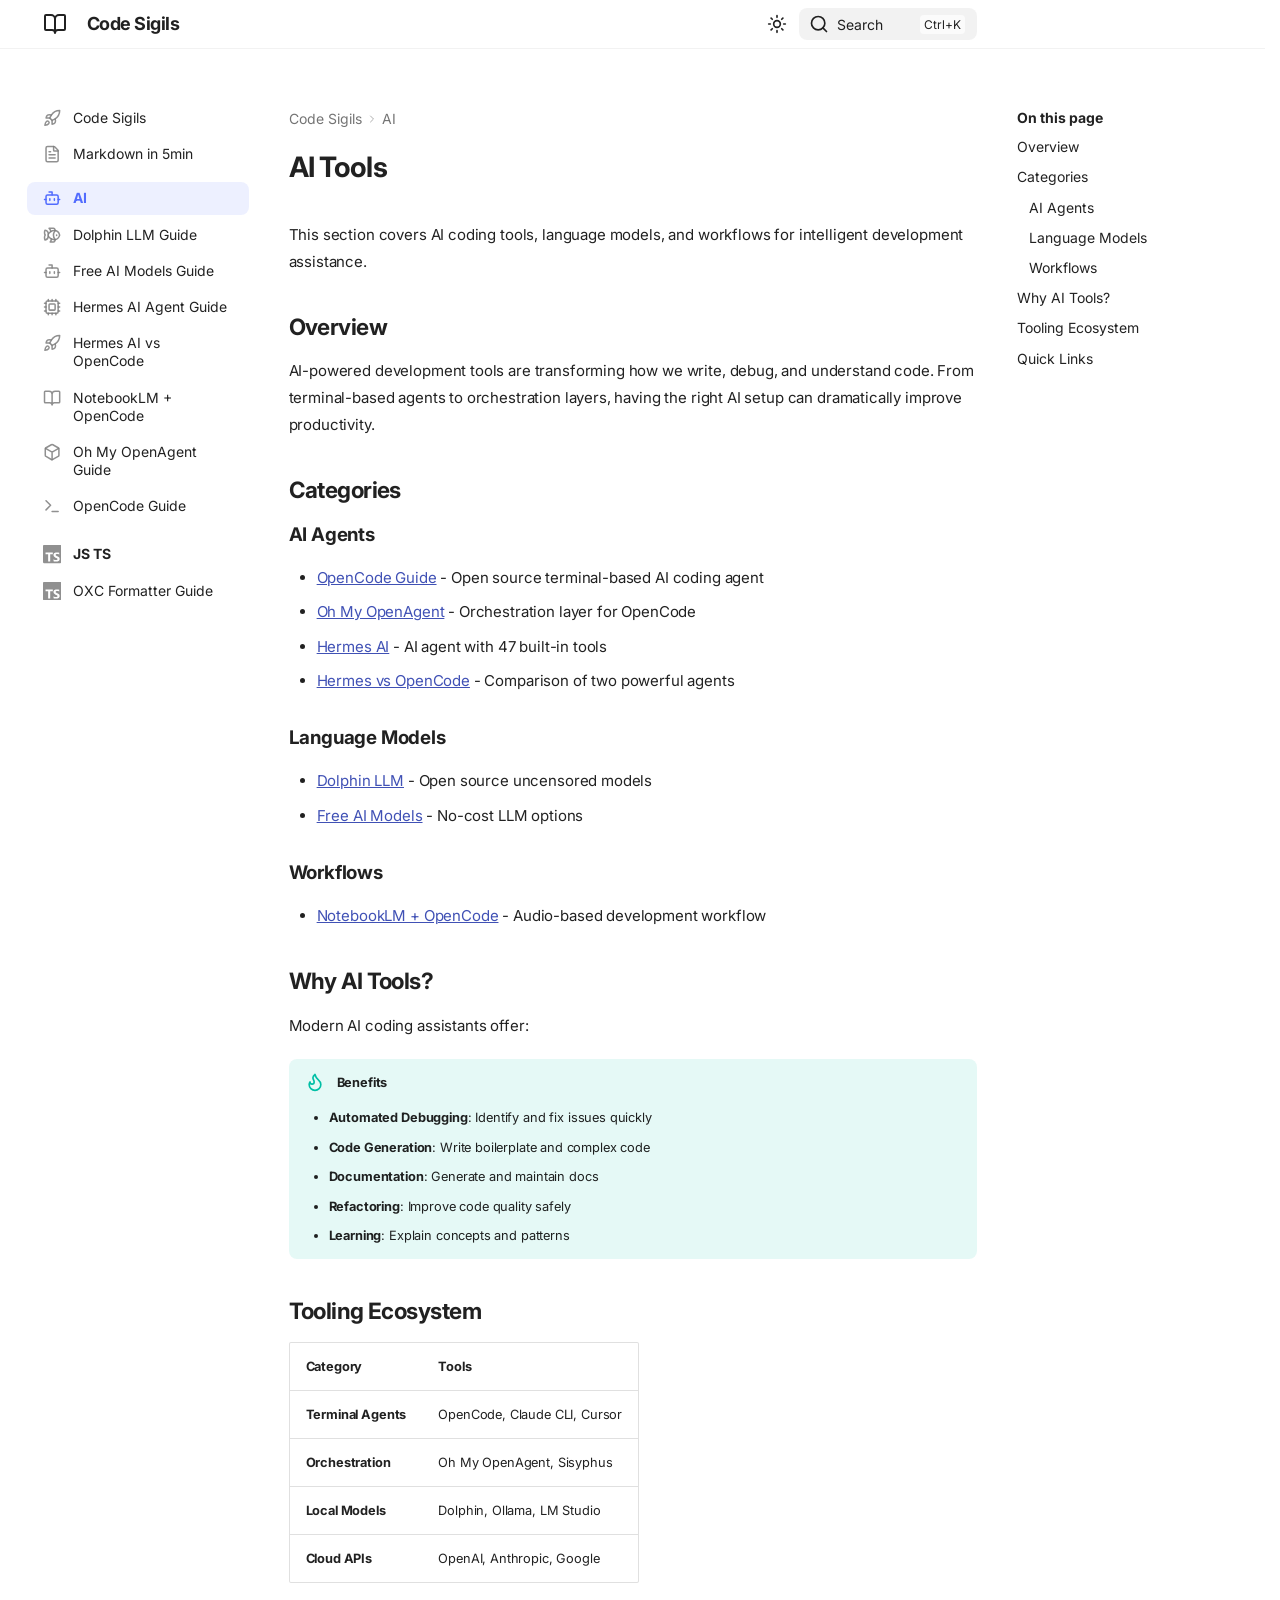
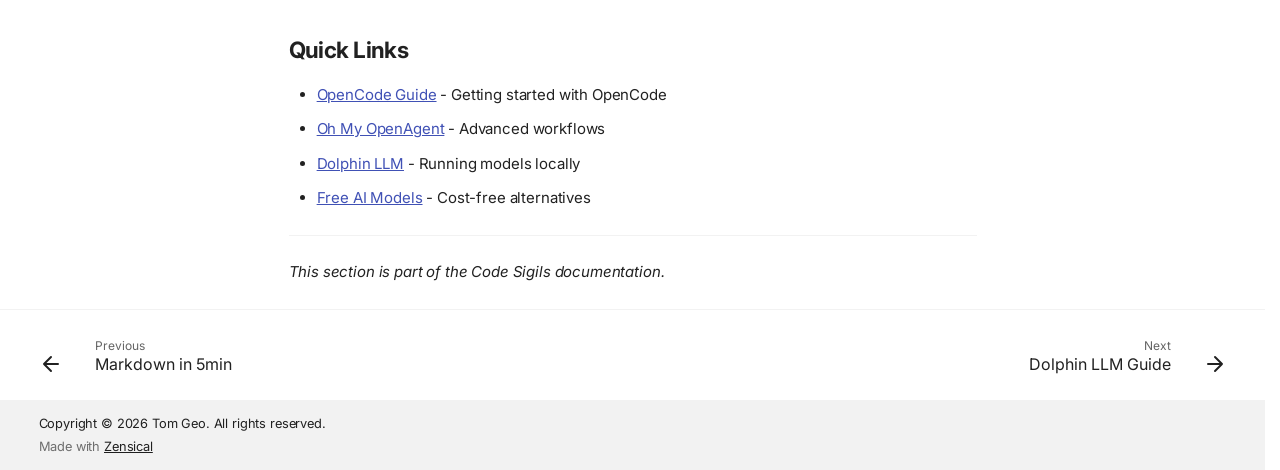
<file: site/AI/index.html>
<!doctype html>
<html lang="en" class="no-js">
  <head>
    
      <meta charset="utf-8">
      <meta name="viewport" content="width=device-width,initial-scale=1">
      
        <meta name="description" content="Guides and tutorials for AI coding tools - OpenCode, Oh My OpenAgent, Hermes AI, Dolphin LLM, and more.">
      
      
        <meta name="author" content="Tom Geo">
      
      
        <link rel="canonical" href="https://codesigils.github.io/AI/">
      
      
        <link rel="prev" href="../markdown/">
      
      
        <link rel="next" href="./dolphin-llm-guide/">
      
      
        
      
      
      <link rel="icon" href="../images/favicon.png">
      <meta name="generator" content="zensical-0.0.29">
    
    
      
        <title>AI Tools - Code Sigils</title>
      
    
    
      
        
      
      <link rel="stylesheet" href="../assets/stylesheets/modern/main.6f2fbb28.min.css">
      
        
          
        
        <link rel="stylesheet" href="../assets/stylesheets/modern/palette.dfe2e883.min.css">
      
      


    
    
      
    
    
      
        
        
        <link rel="preconnect" href="https://fonts.gstatic.com" crossorigin>
        <link rel="stylesheet" href="https://fonts.googleapis.com/css?family=Inter:300,300i,400,400i,500,500i,700,700i%7CJetbrains+Mono:400,400i,700,700i&display=fallback">
        <style>:root{--md-text-font:"Inter";--md-code-font:"Jetbrains Mono"}</style>
      
    
    
      <link rel="stylesheet" href="../stylesheets/extra.css">
    
    <script>__md_scope=new URL("..",location),__md_hash=e=>[...e].reduce(((e,t)=>(e<<5)-e+t.charCodeAt(0)),0),__md_get=(e,t=localStorage,a=__md_scope)=>JSON.parse(t.getItem(a.pathname+"."+e)),__md_set=(e,t,a=localStorage,_=__md_scope)=>{try{a.setItem(_.pathname+"."+e,JSON.stringify(t))}catch(e){}},document.documentElement.setAttribute("data-platform",navigator.platform)</script>
    
      

    
    
  </head>
  
  
    
    
      
    
    
    
    
    <body dir="ltr" data-md-color-scheme="default" data-md-color-primary="indigo" data-md-color-accent="indigo">
  
    
    <input class="md-toggle" data-md-toggle="drawer" type="checkbox" id="__drawer" autocomplete="off">
    <input class="md-toggle" data-md-toggle="search" type="checkbox" id="__search" autocomplete="off">
    <label class="md-overlay" for="__drawer" aria-label="Navigation"></label>
    <div data-md-component="skip">
      
        
        <a href="#overview" class="md-skip">
          Skip to content
        </a>
      
    </div>
    <div data-md-component="announce">
      
    </div>
    
    
      

  

<header class="md-header md-header--shadow md-header--lifted" data-md-component="header">
  <nav class="md-header__inner md-grid" aria-label="Header">
    <a href="./.." title="Code Sigils" class="md-header__button md-logo" aria-label="Code Sigils" data-md-component="logo">
      
  
  <svg xmlns="http://www.w3.org/2000/svg" fill="none" stroke="currentColor" stroke-linecap="round" stroke-linejoin="round" stroke-width="2" class="lucide lucide-book-open" viewBox="0 0 24 24"><path d="M12 7v14M3 18a1 1 0 0 1-1-1V4a1 1 0 0 1 1-1h5a4 4 0 0 1 4 4 4 4 0 0 1 4-4h5a1 1 0 0 1 1 1v13a1 1 0 0 1-1 1h-6a3 3 0 0 0-3 3 3 3 0 0 0-3-3z"/></svg>

    </a>
    <label class="md-header__button md-icon" for="__drawer" aria-label="Navigation">
      
      <svg xmlns="http://www.w3.org/2000/svg" fill="none" stroke="currentColor" stroke-linecap="round" stroke-linejoin="round" stroke-width="2" class="lucide lucide-menu" viewBox="0 0 24 24"><path d="M4 5h16M4 12h16M4 19h16"/></svg>
    </label>
    <div class="md-header__title" data-md-component="header-title">
      <div class="md-header__ellipsis">
        <div class="md-header__topic">
          <span class="md-ellipsis">
            Code Sigils
          </span>
        </div>
        <div class="md-header__topic" data-md-component="header-topic">
          <span class="md-ellipsis">
            
              AI Tools
            
          </span>
        </div>
      </div>
    </div>
    
      
        <form class="md-header__option" data-md-component="palette">
  
    
    
    
    <input class="md-option" data-md-color-media="none" data-md-color-scheme="default" data-md-color-primary="indigo" data-md-color-accent="indigo"  aria-label="Switch to dark mode"  type="radio" name="__palette" id="__palette_0">
    
      <label class="md-header__button md-icon" title="Switch to dark mode" for="__palette_1" hidden>
        <svg xmlns="http://www.w3.org/2000/svg" fill="none" stroke="currentColor" stroke-linecap="round" stroke-linejoin="round" stroke-width="2" class="lucide lucide-sun" viewBox="0 0 24 24"><circle cx="12" cy="12" r="4"/><path d="M12 2v2M12 20v2M4.93 4.93l1.41 1.41M17.66 17.66l1.41 1.41M2 12h2M20 12h2M6.34 17.66l-1.41 1.41M19.07 4.93l-1.41 1.41"/></svg>
      </label>
    
  
    
    
    
    <input class="md-option" data-md-color-media="none" data-md-color-scheme="slate" data-md-color-primary="indigo" data-md-color-accent="indigo"  aria-label="Switch to light mode"  type="radio" name="__palette" id="__palette_1">
    
      <label class="md-header__button md-icon" title="Switch to light mode" for="__palette_0" hidden>
        <svg xmlns="http://www.w3.org/2000/svg" fill="none" stroke="currentColor" stroke-linecap="round" stroke-linejoin="round" stroke-width="2" class="lucide lucide-moon" viewBox="0 0 24 24"><path d="M20.985 12.486a9 9 0 1 1-9.473-9.472c.405-.022.617.46.402.803a6 6 0 0 0 8.268 8.268c.344-.215.825-.004.803.401"/></svg>
      </label>
    
  
</form>
      
    
    
      <script>var palette=__md_get("__palette");if(palette&&palette.color){if("(prefers-color-scheme)"===palette.color.media){var media=matchMedia("(prefers-color-scheme: light)"),input=document.querySelector(media.matches?"[data-md-color-media='(prefers-color-scheme: light)']":"[data-md-color-media='(prefers-color-scheme: dark)']");palette.color.media=input.getAttribute("data-md-color-media"),palette.color.scheme=input.getAttribute("data-md-color-scheme"),palette.color.primary=input.getAttribute("data-md-color-primary"),palette.color.accent=input.getAttribute("data-md-color-accent")}for(var[key,value]of Object.entries(palette.color))document.body.setAttribute("data-md-color-"+key,value)}</script>
    
    
    
      
      
        <label class="md-header__button md-icon" for="__search" aria-label="Search">
          
          <svg xmlns="http://www.w3.org/2000/svg" fill="none" stroke="currentColor" stroke-linecap="round" stroke-linejoin="round" stroke-width="2" class="lucide lucide-search" viewBox="0 0 24 24"><path d="m21 21-4.34-4.34"/><circle cx="11" cy="11" r="8"/></svg>
        </label>
        <div class="md-search" data-md-component="search" role="dialog" aria-label="Search">
  <button type="button" class="md-search__button">
    Search
  </button>
</div>
      
    
    <div class="md-header__source">
      
    </div>
  </nav>
  
    
  
</header>
    
    <div class="md-container" data-md-component="container">
      
      
        
      
      <main class="md-main" data-md-component="main">
        <div class="md-main__inner md-grid">
          
            
              
              <div class="md-sidebar md-sidebar--primary" data-md-component="sidebar" data-md-type="navigation" >
                <div class="md-sidebar__scrollwrap">
                  <div class="md-sidebar__inner">
                    



<nav class="md-nav md-nav--primary" aria-label="Navigation" data-md-level="0">
  <label class="md-nav__title" for="__drawer">
    <a href="./.." title="Code Sigils" class="md-nav__button md-logo" aria-label="Code Sigils" data-md-component="logo">
      
  
  <svg xmlns="http://www.w3.org/2000/svg" fill="none" stroke="currentColor" stroke-linecap="round" stroke-linejoin="round" stroke-width="2" class="lucide lucide-book-open" viewBox="0 0 24 24"><path d="M12 7v14M3 18a1 1 0 0 1-1-1V4a1 1 0 0 1 1-1h5a4 4 0 0 1 4 4 4 4 0 0 1 4-4h5a1 1 0 0 1 1 1v13a1 1 0 0 1-1 1h-6a3 3 0 0 0-3 3 3 3 0 0 0-3-3z"/></svg>

    </a>
    Code Sigils
  </label>
  
  <ul class="md-nav__list" data-md-scrollfix>
    
      
      
  
  
  
  
    <li class="md-nav__item">
      <a href="./.." class="md-nav__link">
        
  
  
    <svg xmlns="http://www.w3.org/2000/svg" fill="none" stroke="currentColor" stroke-linecap="round" stroke-linejoin="round" stroke-width="2" class="lucide lucide-rocket" viewBox="0 0 24 24"><path d="M4.5 16.5c-1.5 1.26-2 5-2 5s3.74-.5 5-2c.71-.84.7-2.13-.09-2.91a2.18 2.18 0 0 0-2.91-.09M12 15l-3-3a22 22 0 0 1 2-3.95A12.88 12.88 0 0 1 22 2c0 2.72-.78 7.5-6 11a22.4 22.4 0 0 1-4 2"/><path d="M9 12H4s.55-3.03 2-4c1.62-1.08 5 0 5 0M12 15v5s3.03-.55 4-2c1.08-1.62 0-5 0-5"/></svg>
  
  <span class="md-ellipsis">
    
  
    Code Sigils
  

    
  </span>
  
  

      </a>
    </li>
  

    
      
      
  
  
  
  
    <li class="md-nav__item">
      <a href="../markdown/" class="md-nav__link">
        
  
  
    <svg xmlns="http://www.w3.org/2000/svg" fill="none" stroke="currentColor" stroke-linecap="round" stroke-linejoin="round" stroke-width="2" class="lucide lucide-file-text" viewBox="0 0 24 24"><path d="M6 22a2 2 0 0 1-2-2V4a2 2 0 0 1 2-2h8a2.4 2.4 0 0 1 1.704.706l3.588 3.588A2.4 2.4 0 0 1 20 8v12a2 2 0 0 1-2 2z"/><path d="M14 2v5a1 1 0 0 0 1 1h5M10 9H8M16 13H8M16 17H8"/></svg>
  
  <span class="md-ellipsis">
    
  
    Markdown in 5min
  

    
  </span>
  
  

      </a>
    </li>
  

    
      
      
  
  
    
  
  
  
    
    
      
        
          
        
      
        
      
        
      
        
      
        
      
        
      
        
      
        
      
    
    
    
      
        
        
      
    
    
      
    
    <li class="md-nav__item md-nav__item--active md-nav__item--section md-nav__item--nested">
      
        
        
        <input class="md-nav__toggle md-toggle " type="checkbox" id="__nav_3" checked>
        
          
          <div class="md-nav__link md-nav__container">
            <a href="././" class="md-nav__link md-nav__link--active">
              
  
  
    <svg xmlns="http://www.w3.org/2000/svg" fill="none" stroke="currentColor" stroke-linecap="round" stroke-linejoin="round" stroke-width="2" class="lucide lucide-bot" viewBox="0 0 24 24"><path d="M12 8V4H8"/><rect width="16" height="12" x="4" y="8" rx="2"/><path d="M2 14h2M20 14h2M15 13v2M9 13v2"/></svg>
  
  <span class="md-ellipsis">
    
  
    AI
  

    
  </span>
  
  

            </a>
            
              
              <label class="md-nav__link md-nav__link--active" for="__nav_3" id="__nav_3_label" tabindex="">
                <span class="md-nav__icon md-icon"></span>
              </label>
            
          </div>
        
        <nav class="md-nav" data-md-level="1" aria-labelledby="__nav_3_label" aria-expanded="true">
          <label class="md-nav__title" for="__nav_3">
            <span class="md-nav__icon md-icon"></span>
            
  
    AI
  

          </label>
          <ul class="md-nav__list" data-md-scrollfix>
            
              
            
              
                
  
  
  
  
    <li class="md-nav__item">
      <a href="./dolphin-llm-guide/" class="md-nav__link">
        
  
  
    <svg xmlns="http://www.w3.org/2000/svg" fill="none" stroke="currentColor" stroke-linecap="round" stroke-linejoin="round" stroke-width="2" class="lucide lucide-fish" viewBox="0 0 24 24"><path d="M6.5 12c.94-3.46 4.94-6 8.5-6s6.06 2.54 7 6c-.94 3.47-3.44 6-7 6s-7.56-2.53-8.5-6M18 12v.5"/><path d="M16 17.93a9.77 9.77 0 0 1 0-11.86M7 10.67C7 8 5.58 5.97 2.73 5.5c-1 1.5-1 5 .23 6.5-1.24 1.5-1.24 5-.23 6.5C5.58 18.03 7 16 7 13.33"/><path d="M10.46 7.26C10.2 5.88 9.17 4.24 8 3h5.8a2 2 0 0 1 1.98 1.67l.23 1.4M16.01 17.93l-.23 1.4A2 2 0 0 1 13.8 21H9.5a5.96 5.96 0 0 0 1.49-3.98"/></svg>
  
  <span class="md-ellipsis">
    
  
    Dolphin LLM Guide
  

    
  </span>
  
  

      </a>
    </li>
  

              
            
              
                
  
  
  
  
    <li class="md-nav__item">
      <a href="./free-ai-models/" class="md-nav__link">
        
  
  
    <svg xmlns="http://www.w3.org/2000/svg" fill="none" stroke="currentColor" stroke-linecap="round" stroke-linejoin="round" stroke-width="2" class="lucide lucide-bot" viewBox="0 0 24 24"><path d="M12 8V4H8"/><rect width="16" height="12" x="4" y="8" rx="2"/><path d="M2 14h2M20 14h2M15 13v2M9 13v2"/></svg>
  
  <span class="md-ellipsis">
    
  
    Free AI Models Guide
  

    
  </span>
  
  

      </a>
    </li>
  

              
            
              
                
  
  
  
  
    <li class="md-nav__item">
      <a href="./hermes-ai-guide/" class="md-nav__link">
        
  
  
    <svg xmlns="http://www.w3.org/2000/svg" fill="none" stroke="currentColor" stroke-linecap="round" stroke-linejoin="round" stroke-width="2" class="lucide lucide-cpu" viewBox="0 0 24 24"><path d="M12 20v2M12 2v2M17 20v2M17 2v2M2 12h2M2 17h2M2 7h2M20 12h2M20 17h2M20 7h2M7 20v2M7 2v2"/><rect width="16" height="16" x="4" y="4" rx="2"/><rect width="8" height="8" x="8" y="8" rx="1"/></svg>
  
  <span class="md-ellipsis">
    
  
    Hermes AI Agent Guide
  

    
  </span>
  
  

      </a>
    </li>
  

              
            
              
                
  
  
  
  
    <li class="md-nav__item">
      <a href="./hermes-vs-opencode/" class="md-nav__link">
        
  
  
    <svg xmlns="http://www.w3.org/2000/svg" fill="none" stroke="currentColor" stroke-linecap="round" stroke-linejoin="round" stroke-width="2" class="lucide lucide-rocket" viewBox="0 0 24 24"><path d="M4.5 16.5c-1.5 1.26-2 5-2 5s3.74-.5 5-2c.71-.84.7-2.13-.09-2.91a2.18 2.18 0 0 0-2.91-.09M12 15l-3-3a22 22 0 0 1 2-3.95A12.88 12.88 0 0 1 22 2c0 2.72-.78 7.5-6 11a22.4 22.4 0 0 1-4 2"/><path d="M9 12H4s.55-3.03 2-4c1.62-1.08 5 0 5 0M12 15v5s3.03-.55 4-2c1.08-1.62 0-5 0-5"/></svg>
  
  <span class="md-ellipsis">
    
  
    Hermes AI vs OpenCode
  

    
  </span>
  
  

      </a>
    </li>
  

              
            
              
                
  
  
  
  
    <li class="md-nav__item">
      <a href="./notebooklm-opencode-tutorial/" class="md-nav__link">
        
  
  
    <svg xmlns="http://www.w3.org/2000/svg" fill="none" stroke="currentColor" stroke-linecap="round" stroke-linejoin="round" stroke-width="2" class="lucide lucide-book-open" viewBox="0 0 24 24"><path d="M12 7v14M3 18a1 1 0 0 1-1-1V4a1 1 0 0 1 1-1h5a4 4 0 0 1 4 4 4 4 0 0 1 4-4h5a1 1 0 0 1 1 1v13a1 1 0 0 1-1 1h-6a3 3 0 0 0-3 3 3 3 0 0 0-3-3z"/></svg>
  
  <span class="md-ellipsis">
    
  
    NotebookLM + OpenCode
  

    
  </span>
  
  

      </a>
    </li>
  

              
            
              
                
  
  
  
  
    <li class="md-nav__item">
      <a href="./oh-my-opencode-guide/" class="md-nav__link">
        
  
  
    <svg xmlns="http://www.w3.org/2000/svg" fill="none" stroke="currentColor" stroke-linecap="round" stroke-linejoin="round" stroke-width="2" class="lucide lucide-box" viewBox="0 0 24 24"><path d="M21 8a2 2 0 0 0-1-1.73l-7-4a2 2 0 0 0-2 0l-7 4A2 2 0 0 0 3 8v8a2 2 0 0 0 1 1.73l7 4a2 2 0 0 0 2 0l7-4A2 2 0 0 0 21 16Z"/><path d="m3.3 7 8.7 5 8.7-5M12 22V12"/></svg>
  
  <span class="md-ellipsis">
    
  
    Oh My OpenAgent Guide
  

    
  </span>
  
  

      </a>
    </li>
  

              
            
              
                
  
  
  
  
    <li class="md-nav__item">
      <a href="./opencode-guide/" class="md-nav__link">
        
  
  
    <svg xmlns="http://www.w3.org/2000/svg" fill="none" stroke="currentColor" stroke-linecap="round" stroke-linejoin="round" stroke-width="2" class="lucide lucide-terminal" viewBox="0 0 24 24"><path d="M12 19h8M4 17l6-6-6-6"/></svg>
  
  <span class="md-ellipsis">
    
  
    OpenCode Guide
  

    
  </span>
  
  

      </a>
    </li>
  

              
            
          </ul>
        </nav>
      
    </li>
  

    
      
      
  
  
  
  
    
    
      
        
          
        
      
        
      
    
    
    
      
        
        
      
    
    
      
    
    <li class="md-nav__item md-nav__item--section md-nav__item--nested">
      
        
        
        <input class="md-nav__toggle md-toggle " type="checkbox" id="__nav_4" >
        
          
          <div class="md-nav__link md-nav__container">
            <a href="../JS-TS/" class="md-nav__link ">
              
  
  
    <svg xmlns="http://www.w3.org/2000/svg" viewBox="0 0 24 24"><path d="M1.125 0C.502 0 0 .502 0 1.125v21.75C0 23.498.502 24 1.125 24h21.75c.623 0 1.125-.502 1.125-1.125V1.125C24 .502 23.498 0 22.875 0zm17.363 9.75q.918 0 1.627.111a6.4 6.4 0 0 1 1.306.34v2.458a4 4 0 0 0-.643-.361 5 5 0 0 0-.717-.26 5.5 5.5 0 0 0-1.426-.2q-.45 0-.819.086a2.1 2.1 0 0 0-.623.242q-.254.156-.393.374a.9.9 0 0 0-.14.49q0 .294.156.529.156.234.443.444c.287.21.423.276.696.41q.41.203.926.416.705.296 1.266.628.561.333.963.753.402.418.614.957.213.538.214 1.253 0 .986-.373 1.656a3.03 3.03 0 0 1-1.012 1.085 4.4 4.4 0 0 1-1.487.596q-.85.18-1.79.18a10 10 0 0 1-1.84-.164 5.5 5.5 0 0 1-1.512-.493v-2.63a5.03 5.03 0 0 0 3.237 1.2q.5 0 .872-.09.373-.09.623-.25.249-.162.373-.38a1.02 1.02 0 0 0-.074-1.089 2.1 2.1 0 0 0-.537-.5 5.6 5.6 0 0 0-.807-.444 28 28 0 0 0-1.007-.436q-1.377-.575-2.053-1.405t-.676-2.005q0-.92.369-1.582.368-.662 1.004-1.089a4.5 4.5 0 0 1 1.47-.629 7.5 7.5 0 0 1 1.77-.201m-15.113.188h9.563v2.166H9.506v9.646H6.789v-9.646H3.375z"/></svg>
  
  <span class="md-ellipsis">
    
  
    JS TS
  

    
  </span>
  
  

            </a>
            
              
              <label class="md-nav__link " for="__nav_4" id="__nav_4_label" tabindex="">
                <span class="md-nav__icon md-icon"></span>
              </label>
            
          </div>
        
        <nav class="md-nav" data-md-level="1" aria-labelledby="__nav_4_label" aria-expanded="false">
          <label class="md-nav__title" for="__nav_4">
            <span class="md-nav__icon md-icon"></span>
            
  
    JS TS
  

          </label>
          <ul class="md-nav__list" data-md-scrollfix>
            
              
            
              
                
  
  
  
  
    <li class="md-nav__item">
      <a href="../JS-TS/oxc-formatting/" class="md-nav__link">
        
  
  
    <svg xmlns="http://www.w3.org/2000/svg" viewBox="0 0 24 24"><path d="M1.125 0C.502 0 0 .502 0 1.125v21.75C0 23.498.502 24 1.125 24h21.75c.623 0 1.125-.502 1.125-1.125V1.125C24 .502 23.498 0 22.875 0zm17.363 9.75q.918 0 1.627.111a6.4 6.4 0 0 1 1.306.34v2.458a4 4 0 0 0-.643-.361 5 5 0 0 0-.717-.26 5.5 5.5 0 0 0-1.426-.2q-.45 0-.819.086a2.1 2.1 0 0 0-.623.242q-.254.156-.393.374a.9.9 0 0 0-.14.49q0 .294.156.529.156.234.443.444c.287.21.423.276.696.41q.41.203.926.416.705.296 1.266.628.561.333.963.753.402.418.614.957.213.538.214 1.253 0 .986-.373 1.656a3.03 3.03 0 0 1-1.012 1.085 4.4 4.4 0 0 1-1.487.596q-.85.18-1.79.18a10 10 0 0 1-1.84-.164 5.5 5.5 0 0 1-1.512-.493v-2.63a5.03 5.03 0 0 0 3.237 1.2q.5 0 .872-.09.373-.09.623-.25.249-.162.373-.38a1.02 1.02 0 0 0-.074-1.089 2.1 2.1 0 0 0-.537-.5 5.6 5.6 0 0 0-.807-.444 28 28 0 0 0-1.007-.436q-1.377-.575-2.053-1.405t-.676-2.005q0-.92.369-1.582.368-.662 1.004-1.089a4.5 4.5 0 0 1 1.47-.629 7.5 7.5 0 0 1 1.77-.201m-15.113.188h9.563v2.166H9.506v9.646H6.789v-9.646H3.375z"/></svg>
  
  <span class="md-ellipsis">
    
  
    OXC Formatter Guide
  

    
  </span>
  
  

      </a>
    </li>
  

              
            
          </ul>
        </nav>
      
    </li>
  

    
  </ul>
</nav>
                  </div>
                </div>
              </div>
            
            
              
              <div class="md-sidebar md-sidebar--secondary" data-md-component="sidebar" data-md-type="toc" >
                <div class="md-sidebar__scrollwrap">
                  <div class="md-sidebar__inner">
                    


<nav class="md-nav md-nav--secondary" aria-label="On this page">
  
  
  
  
    <label class="md-nav__title" for="__toc">
      <span class="md-nav__icon md-icon"></span>
      On this page
    </label>
    <ul class="md-nav__list" data-md-component="toc" data-md-scrollfix>
      
        <li class="md-nav__item">
  <a href="#overview" class="md-nav__link">
    <span class="md-ellipsis">
      
        Overview
      
    </span>
  </a>
  
</li>
      
        <li class="md-nav__item">
  <a href="#categories" class="md-nav__link">
    <span class="md-ellipsis">
      
        Categories
      
    </span>
  </a>
  
    <nav class="md-nav" aria-label="Categories">
      <ul class="md-nav__list">
        
          <li class="md-nav__item">
  <a href="#ai-agents" class="md-nav__link">
    <span class="md-ellipsis">
      
        AI Agents
      
    </span>
  </a>
  
</li>
        
          <li class="md-nav__item">
  <a href="#language-models" class="md-nav__link">
    <span class="md-ellipsis">
      
        Language Models
      
    </span>
  </a>
  
</li>
        
          <li class="md-nav__item">
  <a href="#workflows" class="md-nav__link">
    <span class="md-ellipsis">
      
        Workflows
      
    </span>
  </a>
  
</li>
        
      </ul>
    </nav>
  
</li>
      
        <li class="md-nav__item">
  <a href="#why-ai-tools" class="md-nav__link">
    <span class="md-ellipsis">
      
        Why AI Tools?
      
    </span>
  </a>
  
</li>
      
        <li class="md-nav__item">
  <a href="#tooling-ecosystem" class="md-nav__link">
    <span class="md-ellipsis">
      
        Tooling Ecosystem
      
    </span>
  </a>
  
</li>
      
        <li class="md-nav__item">
  <a href="#quick-links" class="md-nav__link">
    <span class="md-ellipsis">
      
        Quick Links
      
    </span>
  </a>
  
</li>
      
    </ul>
  
</nav>
                  </div>
                </div>
              </div>
            
          
          
            <div class="md-content" data-md-component="content">
              
                



  


  <nav class="md-path" aria-label="Navigation" >
    <ol class="md-path__list">
      
        
  
  
    <li class="md-path__item">
      <a href="./.." class="md-path__link">
        
  <span class="md-ellipsis">
    Code Sigils
  </span>

      </a>
    </li>
  

      
      
        
  
  
    
    
      <li class="md-path__item">
        <a href="././" class="md-path__link">
          
  <span class="md-ellipsis">
    AI
  </span>

        </a>
      </li>
    
  

      
    </ol>
  </nav>

              
              <article class="md-content__inner md-typeset">
                
                  

  <h1 id="__skip">AI Tools</h1>

<p>This section covers AI coding tools, language models, and workflows
for intelligent development assistance.</p>
<h2 id="overview">Overview<a class="headerlink" href="#overview" title="Permanent link">&para;</a></h2>
<p>AI-powered development tools are transforming how we write, debug, and understand code.
From terminal-based agents to orchestration layers, having the right AI setup
can dramatically improve productivity.</p>
<h2 id="categories">Categories<a class="headerlink" href="#categories" title="Permanent link">&para;</a></h2>
<h3 id="ai-agents">AI Agents<a class="headerlink" href="#ai-agents" title="Permanent link">&para;</a></h3>
<ul>
<li><a href="./opencode-guide/">OpenCode Guide</a> - Open source terminal-based AI coding agent</li>
<li><a href="./oh-my-opencode-guide/">Oh My OpenAgent</a> - Orchestration layer for OpenCode</li>
<li><a href="./hermes-ai-guide/">Hermes AI</a> - AI agent with 47 built-in tools</li>
<li><a href="./hermes-vs-opencode/">Hermes vs OpenCode</a> - Comparison of two powerful agents</li>
</ul>
<h3 id="language-models">Language Models<a class="headerlink" href="#language-models" title="Permanent link">&para;</a></h3>
<ul>
<li><a href="./dolphin-llm-guide/">Dolphin LLM</a> - Open source uncensored models</li>
<li><a href="./free-ai-models/">Free AI Models</a> - No-cost LLM options</li>
</ul>
<h3 id="workflows">Workflows<a class="headerlink" href="#workflows" title="Permanent link">&para;</a></h3>
<ul>
<li><a href="./notebooklm-opencode-tutorial/">NotebookLM + OpenCode</a> - Audio-based development workflow</li>
</ul>
<h2 id="why-ai-tools">Why AI Tools?<a class="headerlink" href="#why-ai-tools" title="Permanent link">&para;</a></h2>
<p>Modern AI coding assistants offer:</p>
<div class="admonition tip">
<p class="admonition-title">Benefits</p>
<ul>
<li><strong>Automated Debugging</strong>: Identify and fix issues quickly</li>
<li><strong>Code Generation</strong>: Write boilerplate and complex code</li>
<li><strong>Documentation</strong>: Generate and maintain docs</li>
<li><strong>Refactoring</strong>: Improve code quality safely</li>
<li><strong>Learning</strong>: Explain concepts and patterns</li>
</ul>
</div>
<h2 id="tooling-ecosystem">Tooling Ecosystem<a class="headerlink" href="#tooling-ecosystem" title="Permanent link">&para;</a></h2>
<table>
<thead>
<tr>
<th>Category</th>
<th>Tools</th>
</tr>
</thead>
<tbody>
<tr>
<td><strong>Terminal Agents</strong></td>
<td>OpenCode, Claude CLI, Cursor</td>
</tr>
<tr>
<td><strong>Orchestration</strong></td>
<td>Oh My OpenAgent, Sisyphus</td>
</tr>
<tr>
<td><strong>Local Models</strong></td>
<td>Dolphin, Ollama, LM Studio</td>
</tr>
<tr>
<td><strong>Cloud APIs</strong></td>
<td>OpenAI, Anthropic, Google</td>
</tr>
</tbody>
</table>
<h2 id="quick-links">Quick Links<a class="headerlink" href="#quick-links" title="Permanent link">&para;</a></h2>
<ul>
<li><a href="./opencode-guide/">OpenCode Guide</a> - Getting started with OpenCode</li>
<li><a href="./oh-my-opencode-guide/">Oh My OpenAgent</a> - Advanced workflows</li>
<li><a href="./dolphin-llm-guide/">Dolphin LLM</a> - Running models locally</li>
<li><a href="./free-ai-models/">Free AI Models</a> - Cost-free alternatives</li>
</ul>
<hr />
<p><em>This section is part of the Code Sigils documentation.</em></p>









  
  






                
              </article>
            </div>
          
          
  <script>var tabs=__md_get("__tabs");if(Array.isArray(tabs))e:for(var set of document.querySelectorAll(".tabbed-set")){var labels=set.querySelector(".tabbed-labels");for(var tab of tabs)for(var label of labels.getElementsByTagName("label"))if(label.innerText.trim()===tab){var input=document.getElementById(label.htmlFor);input.checked=!0;continue e}}</script>

<script>var target=document.getElementById(location.hash.slice(1));target&&target.name&&(target.checked=target.name.startsWith("__tabbed_"))</script>
        </div>
        
          <button type="button" class="md-top md-icon" data-md-component="top" hidden>
  
  <svg xmlns="http://www.w3.org/2000/svg" fill="none" stroke="currentColor" stroke-linecap="round" stroke-linejoin="round" stroke-width="2" class="lucide lucide-circle-arrow-up" viewBox="0 0 24 24"><circle cx="12" cy="12" r="10"/><path d="m16 12-4-4-4 4M12 16V8"/></svg>
  Back to top
</button>
        
      </main>
      
        <footer class="md-footer">
  
    
      
      <nav class="md-footer__inner md-grid" aria-label="Footer" >
        
          
          <a href="../markdown/" class="md-footer__link md-footer__link--prev" aria-label="Previous: Markdown in 5min">
            <div class="md-footer__button md-icon">
              
              <svg xmlns="http://www.w3.org/2000/svg" fill="none" stroke="currentColor" stroke-linecap="round" stroke-linejoin="round" stroke-width="2" class="lucide lucide-arrow-left" viewBox="0 0 24 24"><path d="m12 19-7-7 7-7M19 12H5"/></svg>
            </div>
            <div class="md-footer__title">
              <span class="md-footer__direction">
                Previous
              </span>
              <div class="md-ellipsis">
                Markdown in 5min
              </div>
            </div>
          </a>
        
        
          
          <a href="./dolphin-llm-guide/" class="md-footer__link md-footer__link--next" aria-label="Next: Dolphin LLM Guide">
            <div class="md-footer__title">
              <span class="md-footer__direction">
                Next
              </span>
              <div class="md-ellipsis">
                Dolphin LLM Guide
              </div>
            </div>
            <div class="md-footer__button md-icon">
              
              <svg xmlns="http://www.w3.org/2000/svg" fill="none" stroke="currentColor" stroke-linecap="round" stroke-linejoin="round" stroke-width="2" class="lucide lucide-arrow-right" viewBox="0 0 24 24"><path d="M5 12h14M12 5l7 7-7 7"/></svg>
            </div>
          </a>
        
      </nav>
    
  
  <div class="md-footer-meta md-typeset">
    <div class="md-footer-meta__inner md-grid">
      <div class="md-copyright">
  
    <div class="md-copyright__highlight">
      Copyright &copy; 2026 Tom Geo. All rights reserved.
    </div>
  
  
    Made with
    <a href="https://zensical.org/" target="_blank" rel="noopener">
      Zensical
    </a>
  
</div>
      
    </div>
  </div>
</footer>
      
    </div>
    <div class="md-dialog" data-md-component="dialog">
      <div class="md-dialog__inner md-typeset"></div>
    </div>
    
      <div class="md-progress" data-md-component="progress" role="progressbar"></div>
    
    
    
      
      
      <script id="__config" type="application/json">{"annotate":null,"base":"..","features":["announce.dismiss","content.action.edit","content.action.view","content.code.annotate","content.code.copy","content.code.select","content.footnote.tooltips","content.tabs.link","content.tooltips","navigation.footer","navigation.indexes","navigation.instant","navigation.instant.prefetch","navigation.instant.progress","navigation.path","navigation.prune","navigation.sections","navigation.icons","navigation.tabs.sticky","navigation.top","navigation.tracking","search.highlight","toc.follow"],"search":"../assets/javascripts/workers/search.e2d2d235.min.js","tags":null,"translations":{"clipboard.copied":"Copied to clipboard","clipboard.copy":"Copy to clipboard","search.result.more.one":"1 more on this page","search.result.more.other":"# more on this page","search.result.none":"No matching documents","search.result.one":"1 matching document","search.result.other":"# matching documents","search.result.placeholder":"Type to start searching","search.result.term.missing":"Missing","select.version":"Select version"},"version":null}</script>
    
    
      <script src="../assets/javascripts/bundle.c2b142ea.min.js"></script>
      
    
  </body>
</html>
</file>
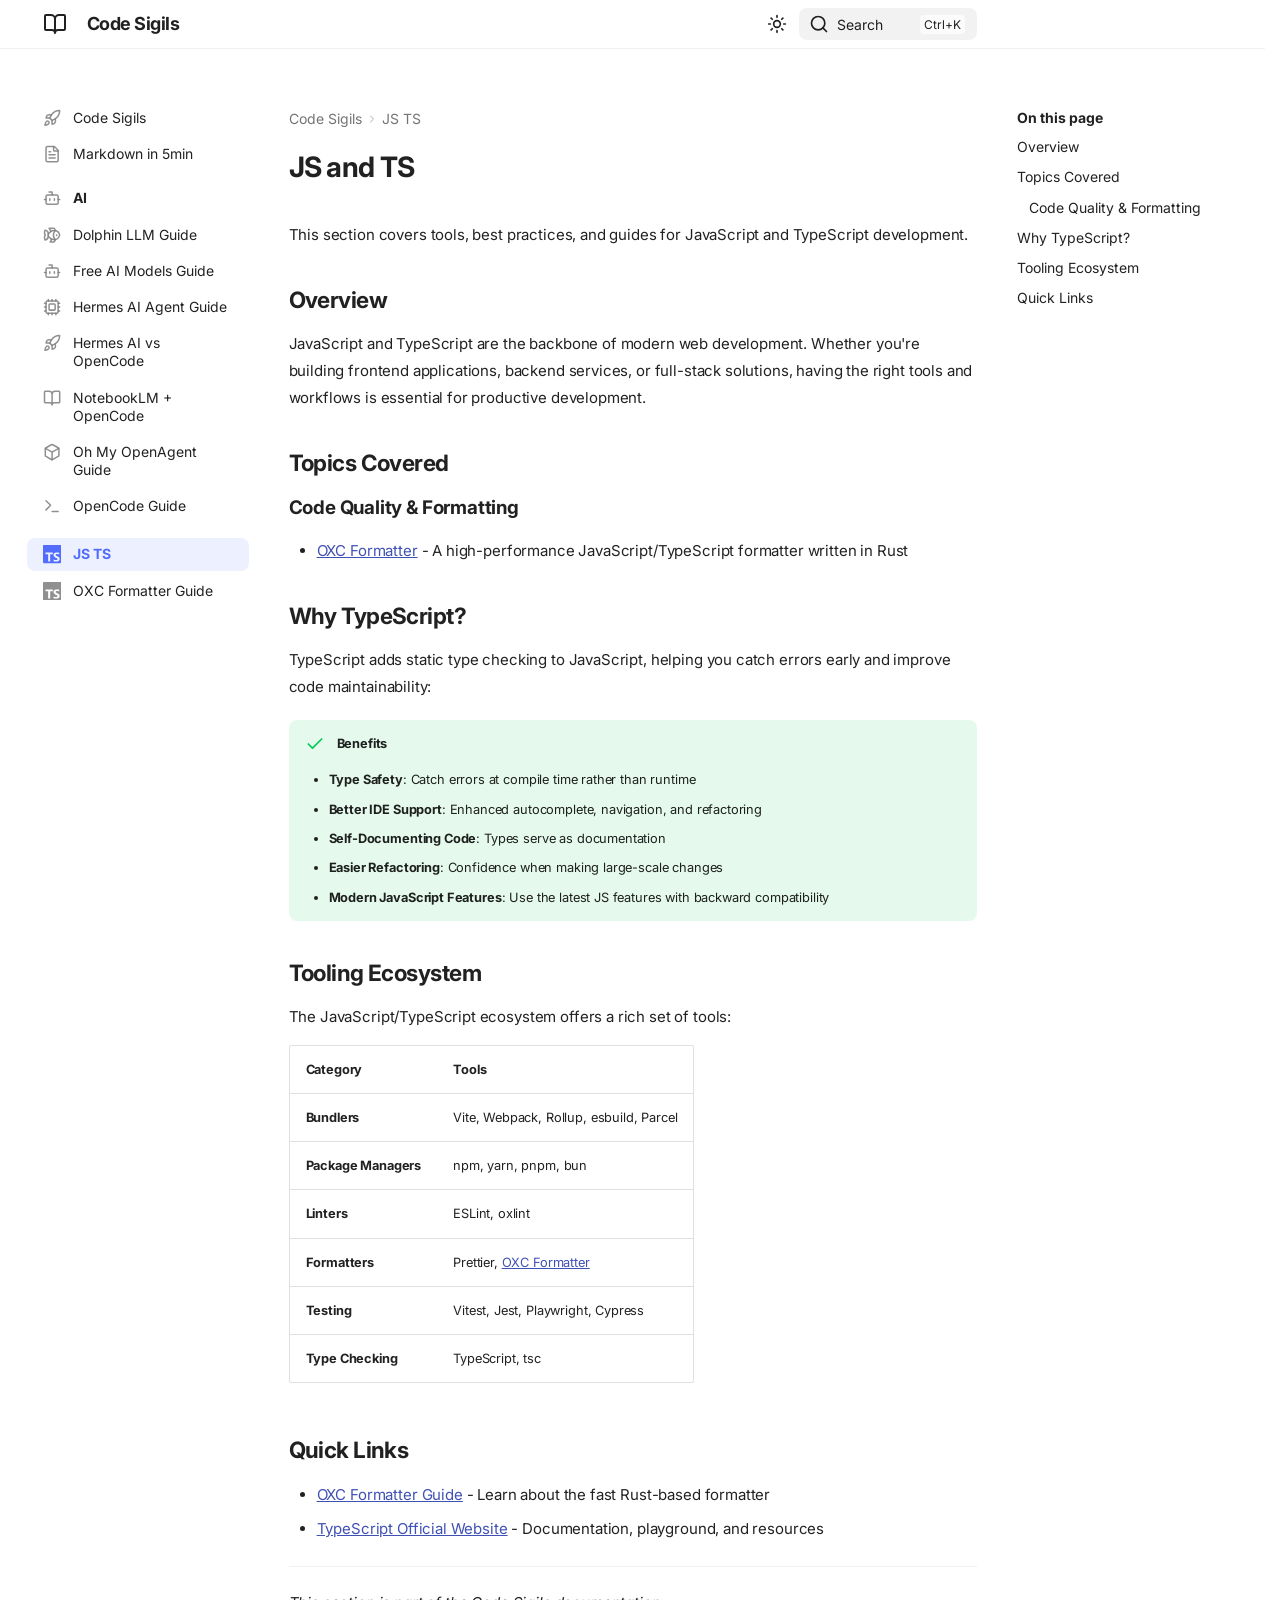
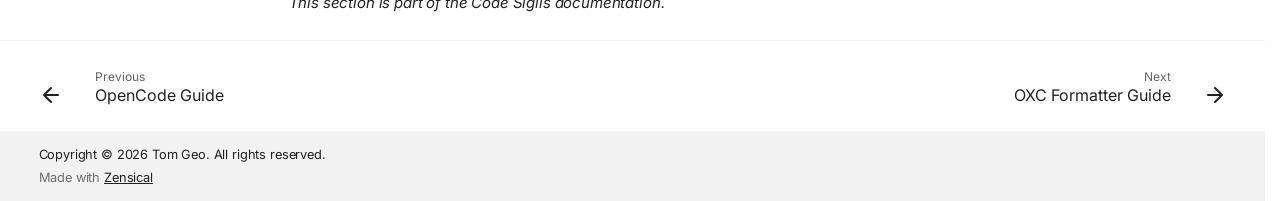
<file: site/JS-TS/index.html>
<!doctype html>
<html lang="en" class="no-js">
  <head>
    
      <meta charset="utf-8">
      <meta name="viewport" content="width=device-width,initial-scale=1">
      
        <meta name="description" content="JavaScript and TypeScript articles - programming guides, best practices, and tutorials for modern web development.">
      
      
        <meta name="author" content="Tom Geo">
      
      
        <link rel="canonical" href="https://codesigils.github.io/JS-TS/">
      
      
        <link rel="prev" href="../AI/opencode-guide/">
      
      
        <link rel="next" href="./oxc-formatting/">
      
      
        
      
      
      <link rel="icon" href="../images/favicon.png">
      <meta name="generator" content="zensical-0.0.29">
    
    
      
        <title>JS and TS - Code Sigils</title>
      
    
    
      
        
      
      <link rel="stylesheet" href="../assets/stylesheets/modern/main.6f2fbb28.min.css">
      
        
          
        
        <link rel="stylesheet" href="../assets/stylesheets/modern/palette.dfe2e883.min.css">
      
      


    
    
      
    
    
      
        
        
        <link rel="preconnect" href="https://fonts.gstatic.com" crossorigin>
        <link rel="stylesheet" href="https://fonts.googleapis.com/css?family=Inter:300,300i,400,400i,500,500i,700,700i%7CJetbrains+Mono:400,400i,700,700i&display=fallback">
        <style>:root{--md-text-font:"Inter";--md-code-font:"Jetbrains Mono"}</style>
      
    
    
      <link rel="stylesheet" href="../stylesheets/extra.css">
    
    <script>__md_scope=new URL("..",location),__md_hash=e=>[...e].reduce(((e,t)=>(e<<5)-e+t.charCodeAt(0)),0),__md_get=(e,t=localStorage,a=__md_scope)=>JSON.parse(t.getItem(a.pathname+"."+e)),__md_set=(e,t,a=localStorage,_=__md_scope)=>{try{a.setItem(_.pathname+"."+e,JSON.stringify(t))}catch(e){}},document.documentElement.setAttribute("data-platform",navigator.platform)</script>
    
      

    
    
  </head>
  
  
    
    
      
    
    
    
    
    <body dir="ltr" data-md-color-scheme="default" data-md-color-primary="indigo" data-md-color-accent="indigo">
  
    
    <input class="md-toggle" data-md-toggle="drawer" type="checkbox" id="__drawer" autocomplete="off">
    <input class="md-toggle" data-md-toggle="search" type="checkbox" id="__search" autocomplete="off">
    <label class="md-overlay" for="__drawer" aria-label="Navigation"></label>
    <div data-md-component="skip">
      
        
        <a href="#overview" class="md-skip">
          Skip to content
        </a>
      
    </div>
    <div data-md-component="announce">
      
    </div>
    
    
      

  

<header class="md-header md-header--shadow md-header--lifted" data-md-component="header">
  <nav class="md-header__inner md-grid" aria-label="Header">
    <a href="./.." title="Code Sigils" class="md-header__button md-logo" aria-label="Code Sigils" data-md-component="logo">
      
  
  <svg xmlns="http://www.w3.org/2000/svg" fill="none" stroke="currentColor" stroke-linecap="round" stroke-linejoin="round" stroke-width="2" class="lucide lucide-book-open" viewBox="0 0 24 24"><path d="M12 7v14M3 18a1 1 0 0 1-1-1V4a1 1 0 0 1 1-1h5a4 4 0 0 1 4 4 4 4 0 0 1 4-4h5a1 1 0 0 1 1 1v13a1 1 0 0 1-1 1h-6a3 3 0 0 0-3 3 3 3 0 0 0-3-3z"/></svg>

    </a>
    <label class="md-header__button md-icon" for="__drawer" aria-label="Navigation">
      
      <svg xmlns="http://www.w3.org/2000/svg" fill="none" stroke="currentColor" stroke-linecap="round" stroke-linejoin="round" stroke-width="2" class="lucide lucide-menu" viewBox="0 0 24 24"><path d="M4 5h16M4 12h16M4 19h16"/></svg>
    </label>
    <div class="md-header__title" data-md-component="header-title">
      <div class="md-header__ellipsis">
        <div class="md-header__topic">
          <span class="md-ellipsis">
            Code Sigils
          </span>
        </div>
        <div class="md-header__topic" data-md-component="header-topic">
          <span class="md-ellipsis">
            
              JS and TS
            
          </span>
        </div>
      </div>
    </div>
    
      
        <form class="md-header__option" data-md-component="palette">
  
    
    
    
    <input class="md-option" data-md-color-media="none" data-md-color-scheme="default" data-md-color-primary="indigo" data-md-color-accent="indigo"  aria-label="Switch to dark mode"  type="radio" name="__palette" id="__palette_0">
    
      <label class="md-header__button md-icon" title="Switch to dark mode" for="__palette_1" hidden>
        <svg xmlns="http://www.w3.org/2000/svg" fill="none" stroke="currentColor" stroke-linecap="round" stroke-linejoin="round" stroke-width="2" class="lucide lucide-sun" viewBox="0 0 24 24"><circle cx="12" cy="12" r="4"/><path d="M12 2v2M12 20v2M4.93 4.93l1.41 1.41M17.66 17.66l1.41 1.41M2 12h2M20 12h2M6.34 17.66l-1.41 1.41M19.07 4.93l-1.41 1.41"/></svg>
      </label>
    
  
    
    
    
    <input class="md-option" data-md-color-media="none" data-md-color-scheme="slate" data-md-color-primary="indigo" data-md-color-accent="indigo"  aria-label="Switch to light mode"  type="radio" name="__palette" id="__palette_1">
    
      <label class="md-header__button md-icon" title="Switch to light mode" for="__palette_0" hidden>
        <svg xmlns="http://www.w3.org/2000/svg" fill="none" stroke="currentColor" stroke-linecap="round" stroke-linejoin="round" stroke-width="2" class="lucide lucide-moon" viewBox="0 0 24 24"><path d="M20.985 12.486a9 9 0 1 1-9.473-9.472c.405-.022.617.46.402.803a6 6 0 0 0 8.268 8.268c.344-.215.825-.004.803.401"/></svg>
      </label>
    
  
</form>
      
    
    
      <script>var palette=__md_get("__palette");if(palette&&palette.color){if("(prefers-color-scheme)"===palette.color.media){var media=matchMedia("(prefers-color-scheme: light)"),input=document.querySelector(media.matches?"[data-md-color-media='(prefers-color-scheme: light)']":"[data-md-color-media='(prefers-color-scheme: dark)']");palette.color.media=input.getAttribute("data-md-color-media"),palette.color.scheme=input.getAttribute("data-md-color-scheme"),palette.color.primary=input.getAttribute("data-md-color-primary"),palette.color.accent=input.getAttribute("data-md-color-accent")}for(var[key,value]of Object.entries(palette.color))document.body.setAttribute("data-md-color-"+key,value)}</script>
    
    
    
      
      
        <label class="md-header__button md-icon" for="__search" aria-label="Search">
          
          <svg xmlns="http://www.w3.org/2000/svg" fill="none" stroke="currentColor" stroke-linecap="round" stroke-linejoin="round" stroke-width="2" class="lucide lucide-search" viewBox="0 0 24 24"><path d="m21 21-4.34-4.34"/><circle cx="11" cy="11" r="8"/></svg>
        </label>
        <div class="md-search" data-md-component="search" role="dialog" aria-label="Search">
  <button type="button" class="md-search__button">
    Search
  </button>
</div>
      
    
    <div class="md-header__source">
      
    </div>
  </nav>
  
    
  
</header>
    
    <div class="md-container" data-md-component="container">
      
      
        
      
      <main class="md-main" data-md-component="main">
        <div class="md-main__inner md-grid">
          
            
              
              <div class="md-sidebar md-sidebar--primary" data-md-component="sidebar" data-md-type="navigation" >
                <div class="md-sidebar__scrollwrap">
                  <div class="md-sidebar__inner">
                    



<nav class="md-nav md-nav--primary" aria-label="Navigation" data-md-level="0">
  <label class="md-nav__title" for="__drawer">
    <a href="./.." title="Code Sigils" class="md-nav__button md-logo" aria-label="Code Sigils" data-md-component="logo">
      
  
  <svg xmlns="http://www.w3.org/2000/svg" fill="none" stroke="currentColor" stroke-linecap="round" stroke-linejoin="round" stroke-width="2" class="lucide lucide-book-open" viewBox="0 0 24 24"><path d="M12 7v14M3 18a1 1 0 0 1-1-1V4a1 1 0 0 1 1-1h5a4 4 0 0 1 4 4 4 4 0 0 1 4-4h5a1 1 0 0 1 1 1v13a1 1 0 0 1-1 1h-6a3 3 0 0 0-3 3 3 3 0 0 0-3-3z"/></svg>

    </a>
    Code Sigils
  </label>
  
  <ul class="md-nav__list" data-md-scrollfix>
    
      
      
  
  
  
  
    <li class="md-nav__item">
      <a href="./.." class="md-nav__link">
        
  
  
    <svg xmlns="http://www.w3.org/2000/svg" fill="none" stroke="currentColor" stroke-linecap="round" stroke-linejoin="round" stroke-width="2" class="lucide lucide-rocket" viewBox="0 0 24 24"><path d="M4.5 16.5c-1.5 1.26-2 5-2 5s3.74-.5 5-2c.71-.84.7-2.13-.09-2.91a2.18 2.18 0 0 0-2.91-.09M12 15l-3-3a22 22 0 0 1 2-3.95A12.88 12.88 0 0 1 22 2c0 2.72-.78 7.5-6 11a22.4 22.4 0 0 1-4 2"/><path d="M9 12H4s.55-3.03 2-4c1.62-1.08 5 0 5 0M12 15v5s3.03-.55 4-2c1.08-1.62 0-5 0-5"/></svg>
  
  <span class="md-ellipsis">
    
  
    Code Sigils
  

    
  </span>
  
  

      </a>
    </li>
  

    
      
      
  
  
  
  
    <li class="md-nav__item">
      <a href="../markdown/" class="md-nav__link">
        
  
  
    <svg xmlns="http://www.w3.org/2000/svg" fill="none" stroke="currentColor" stroke-linecap="round" stroke-linejoin="round" stroke-width="2" class="lucide lucide-file-text" viewBox="0 0 24 24"><path d="M6 22a2 2 0 0 1-2-2V4a2 2 0 0 1 2-2h8a2.4 2.4 0 0 1 1.704.706l3.588 3.588A2.4 2.4 0 0 1 20 8v12a2 2 0 0 1-2 2z"/><path d="M14 2v5a1 1 0 0 0 1 1h5M10 9H8M16 13H8M16 17H8"/></svg>
  
  <span class="md-ellipsis">
    
  
    Markdown in 5min
  

    
  </span>
  
  

      </a>
    </li>
  

    
      
      
  
  
  
  
    
    
      
        
          
        
      
        
      
        
      
        
      
        
      
        
      
        
      
        
      
    
    
    
      
        
        
      
    
    
      
    
    <li class="md-nav__item md-nav__item--section md-nav__item--nested">
      
        
        
        <input class="md-nav__toggle md-toggle " type="checkbox" id="__nav_3" >
        
          
          <div class="md-nav__link md-nav__container">
            <a href="../AI/" class="md-nav__link ">
              
  
  
    <svg xmlns="http://www.w3.org/2000/svg" fill="none" stroke="currentColor" stroke-linecap="round" stroke-linejoin="round" stroke-width="2" class="lucide lucide-bot" viewBox="0 0 24 24"><path d="M12 8V4H8"/><rect width="16" height="12" x="4" y="8" rx="2"/><path d="M2 14h2M20 14h2M15 13v2M9 13v2"/></svg>
  
  <span class="md-ellipsis">
    
  
    AI
  

    
  </span>
  
  

            </a>
            
              
              <label class="md-nav__link " for="__nav_3" id="__nav_3_label" tabindex="">
                <span class="md-nav__icon md-icon"></span>
              </label>
            
          </div>
        
        <nav class="md-nav" data-md-level="1" aria-labelledby="__nav_3_label" aria-expanded="false">
          <label class="md-nav__title" for="__nav_3">
            <span class="md-nav__icon md-icon"></span>
            
  
    AI
  

          </label>
          <ul class="md-nav__list" data-md-scrollfix>
            
              
            
              
                
  
  
  
  
    <li class="md-nav__item">
      <a href="../AI/dolphin-llm-guide/" class="md-nav__link">
        
  
  
    <svg xmlns="http://www.w3.org/2000/svg" fill="none" stroke="currentColor" stroke-linecap="round" stroke-linejoin="round" stroke-width="2" class="lucide lucide-fish" viewBox="0 0 24 24"><path d="M6.5 12c.94-3.46 4.94-6 8.5-6s6.06 2.54 7 6c-.94 3.47-3.44 6-7 6s-7.56-2.53-8.5-6M18 12v.5"/><path d="M16 17.93a9.77 9.77 0 0 1 0-11.86M7 10.67C7 8 5.58 5.97 2.73 5.5c-1 1.5-1 5 .23 6.5-1.24 1.5-1.24 5-.23 6.5C5.58 18.03 7 16 7 13.33"/><path d="M10.46 7.26C10.2 5.88 9.17 4.24 8 3h5.8a2 2 0 0 1 1.98 1.67l.23 1.4M16.01 17.93l-.23 1.4A2 2 0 0 1 13.8 21H9.5a5.96 5.96 0 0 0 1.49-3.98"/></svg>
  
  <span class="md-ellipsis">
    
  
    Dolphin LLM Guide
  

    
  </span>
  
  

      </a>
    </li>
  

              
            
              
                
  
  
  
  
    <li class="md-nav__item">
      <a href="../AI/free-ai-models/" class="md-nav__link">
        
  
  
    <svg xmlns="http://www.w3.org/2000/svg" fill="none" stroke="currentColor" stroke-linecap="round" stroke-linejoin="round" stroke-width="2" class="lucide lucide-bot" viewBox="0 0 24 24"><path d="M12 8V4H8"/><rect width="16" height="12" x="4" y="8" rx="2"/><path d="M2 14h2M20 14h2M15 13v2M9 13v2"/></svg>
  
  <span class="md-ellipsis">
    
  
    Free AI Models Guide
  

    
  </span>
  
  

      </a>
    </li>
  

              
            
              
                
  
  
  
  
    <li class="md-nav__item">
      <a href="../AI/hermes-ai-guide/" class="md-nav__link">
        
  
  
    <svg xmlns="http://www.w3.org/2000/svg" fill="none" stroke="currentColor" stroke-linecap="round" stroke-linejoin="round" stroke-width="2" class="lucide lucide-cpu" viewBox="0 0 24 24"><path d="M12 20v2M12 2v2M17 20v2M17 2v2M2 12h2M2 17h2M2 7h2M20 12h2M20 17h2M20 7h2M7 20v2M7 2v2"/><rect width="16" height="16" x="4" y="4" rx="2"/><rect width="8" height="8" x="8" y="8" rx="1"/></svg>
  
  <span class="md-ellipsis">
    
  
    Hermes AI Agent Guide
  

    
  </span>
  
  

      </a>
    </li>
  

              
            
              
                
  
  
  
  
    <li class="md-nav__item">
      <a href="../AI/hermes-vs-opencode/" class="md-nav__link">
        
  
  
    <svg xmlns="http://www.w3.org/2000/svg" fill="none" stroke="currentColor" stroke-linecap="round" stroke-linejoin="round" stroke-width="2" class="lucide lucide-rocket" viewBox="0 0 24 24"><path d="M4.5 16.5c-1.5 1.26-2 5-2 5s3.74-.5 5-2c.71-.84.7-2.13-.09-2.91a2.18 2.18 0 0 0-2.91-.09M12 15l-3-3a22 22 0 0 1 2-3.95A12.88 12.88 0 0 1 22 2c0 2.72-.78 7.5-6 11a22.4 22.4 0 0 1-4 2"/><path d="M9 12H4s.55-3.03 2-4c1.62-1.08 5 0 5 0M12 15v5s3.03-.55 4-2c1.08-1.62 0-5 0-5"/></svg>
  
  <span class="md-ellipsis">
    
  
    Hermes AI vs OpenCode
  

    
  </span>
  
  

      </a>
    </li>
  

              
            
              
                
  
  
  
  
    <li class="md-nav__item">
      <a href="../AI/notebooklm-opencode-tutorial/" class="md-nav__link">
        
  
  
    <svg xmlns="http://www.w3.org/2000/svg" fill="none" stroke="currentColor" stroke-linecap="round" stroke-linejoin="round" stroke-width="2" class="lucide lucide-book-open" viewBox="0 0 24 24"><path d="M12 7v14M3 18a1 1 0 0 1-1-1V4a1 1 0 0 1 1-1h5a4 4 0 0 1 4 4 4 4 0 0 1 4-4h5a1 1 0 0 1 1 1v13a1 1 0 0 1-1 1h-6a3 3 0 0 0-3 3 3 3 0 0 0-3-3z"/></svg>
  
  <span class="md-ellipsis">
    
  
    NotebookLM + OpenCode
  

    
  </span>
  
  

      </a>
    </li>
  

              
            
              
                
  
  
  
  
    <li class="md-nav__item">
      <a href="../AI/oh-my-opencode-guide/" class="md-nav__link">
        
  
  
    <svg xmlns="http://www.w3.org/2000/svg" fill="none" stroke="currentColor" stroke-linecap="round" stroke-linejoin="round" stroke-width="2" class="lucide lucide-box" viewBox="0 0 24 24"><path d="M21 8a2 2 0 0 0-1-1.73l-7-4a2 2 0 0 0-2 0l-7 4A2 2 0 0 0 3 8v8a2 2 0 0 0 1 1.73l7 4a2 2 0 0 0 2 0l7-4A2 2 0 0 0 21 16Z"/><path d="m3.3 7 8.7 5 8.7-5M12 22V12"/></svg>
  
  <span class="md-ellipsis">
    
  
    Oh My OpenAgent Guide
  

    
  </span>
  
  

      </a>
    </li>
  

              
            
              
                
  
  
  
  
    <li class="md-nav__item">
      <a href="../AI/opencode-guide/" class="md-nav__link">
        
  
  
    <svg xmlns="http://www.w3.org/2000/svg" fill="none" stroke="currentColor" stroke-linecap="round" stroke-linejoin="round" stroke-width="2" class="lucide lucide-terminal" viewBox="0 0 24 24"><path d="M12 19h8M4 17l6-6-6-6"/></svg>
  
  <span class="md-ellipsis">
    
  
    OpenCode Guide
  

    
  </span>
  
  

      </a>
    </li>
  

              
            
          </ul>
        </nav>
      
    </li>
  

    
      
      
  
  
    
  
  
  
    
    
      
        
          
        
      
        
      
    
    
    
      
        
        
      
    
    
      
    
    <li class="md-nav__item md-nav__item--active md-nav__item--section md-nav__item--nested">
      
        
        
        <input class="md-nav__toggle md-toggle " type="checkbox" id="__nav_4" checked>
        
          
          <div class="md-nav__link md-nav__container">
            <a href="././" class="md-nav__link md-nav__link--active">
              
  
  
    <svg xmlns="http://www.w3.org/2000/svg" viewBox="0 0 24 24"><path d="M1.125 0C.502 0 0 .502 0 1.125v21.75C0 23.498.502 24 1.125 24h21.75c.623 0 1.125-.502 1.125-1.125V1.125C24 .502 23.498 0 22.875 0zm17.363 9.75q.918 0 1.627.111a6.4 6.4 0 0 1 1.306.34v2.458a4 4 0 0 0-.643-.361 5 5 0 0 0-.717-.26 5.5 5.5 0 0 0-1.426-.2q-.45 0-.819.086a2.1 2.1 0 0 0-.623.242q-.254.156-.393.374a.9.9 0 0 0-.14.49q0 .294.156.529.156.234.443.444c.287.21.423.276.696.41q.41.203.926.416.705.296 1.266.628.561.333.963.753.402.418.614.957.213.538.214 1.253 0 .986-.373 1.656a3.03 3.03 0 0 1-1.012 1.085 4.4 4.4 0 0 1-1.487.596q-.85.18-1.79.18a10 10 0 0 1-1.84-.164 5.5 5.5 0 0 1-1.512-.493v-2.63a5.03 5.03 0 0 0 3.237 1.2q.5 0 .872-.09.373-.09.623-.25.249-.162.373-.38a1.02 1.02 0 0 0-.074-1.089 2.1 2.1 0 0 0-.537-.5 5.6 5.6 0 0 0-.807-.444 28 28 0 0 0-1.007-.436q-1.377-.575-2.053-1.405t-.676-2.005q0-.92.369-1.582.368-.662 1.004-1.089a4.5 4.5 0 0 1 1.47-.629 7.5 7.5 0 0 1 1.77-.201m-15.113.188h9.563v2.166H9.506v9.646H6.789v-9.646H3.375z"/></svg>
  
  <span class="md-ellipsis">
    
  
    JS TS
  

    
  </span>
  
  

            </a>
            
              
              <label class="md-nav__link md-nav__link--active" for="__nav_4" id="__nav_4_label" tabindex="">
                <span class="md-nav__icon md-icon"></span>
              </label>
            
          </div>
        
        <nav class="md-nav" data-md-level="1" aria-labelledby="__nav_4_label" aria-expanded="true">
          <label class="md-nav__title" for="__nav_4">
            <span class="md-nav__icon md-icon"></span>
            
  
    JS TS
  

          </label>
          <ul class="md-nav__list" data-md-scrollfix>
            
              
            
              
                
  
  
  
  
    <li class="md-nav__item">
      <a href="./oxc-formatting/" class="md-nav__link">
        
  
  
    <svg xmlns="http://www.w3.org/2000/svg" viewBox="0 0 24 24"><path d="M1.125 0C.502 0 0 .502 0 1.125v21.75C0 23.498.502 24 1.125 24h21.75c.623 0 1.125-.502 1.125-1.125V1.125C24 .502 23.498 0 22.875 0zm17.363 9.75q.918 0 1.627.111a6.4 6.4 0 0 1 1.306.34v2.458a4 4 0 0 0-.643-.361 5 5 0 0 0-.717-.26 5.5 5.5 0 0 0-1.426-.2q-.45 0-.819.086a2.1 2.1 0 0 0-.623.242q-.254.156-.393.374a.9.9 0 0 0-.14.49q0 .294.156.529.156.234.443.444c.287.21.423.276.696.41q.41.203.926.416.705.296 1.266.628.561.333.963.753.402.418.614.957.213.538.214 1.253 0 .986-.373 1.656a3.03 3.03 0 0 1-1.012 1.085 4.4 4.4 0 0 1-1.487.596q-.85.18-1.79.18a10 10 0 0 1-1.84-.164 5.5 5.5 0 0 1-1.512-.493v-2.63a5.03 5.03 0 0 0 3.237 1.2q.5 0 .872-.09.373-.09.623-.25.249-.162.373-.38a1.02 1.02 0 0 0-.074-1.089 2.1 2.1 0 0 0-.537-.5 5.6 5.6 0 0 0-.807-.444 28 28 0 0 0-1.007-.436q-1.377-.575-2.053-1.405t-.676-2.005q0-.92.369-1.582.368-.662 1.004-1.089a4.5 4.5 0 0 1 1.47-.629 7.5 7.5 0 0 1 1.77-.201m-15.113.188h9.563v2.166H9.506v9.646H6.789v-9.646H3.375z"/></svg>
  
  <span class="md-ellipsis">
    
  
    OXC Formatter Guide
  

    
  </span>
  
  

      </a>
    </li>
  

              
            
          </ul>
        </nav>
      
    </li>
  

    
  </ul>
</nav>
                  </div>
                </div>
              </div>
            
            
              
              <div class="md-sidebar md-sidebar--secondary" data-md-component="sidebar" data-md-type="toc" >
                <div class="md-sidebar__scrollwrap">
                  <div class="md-sidebar__inner">
                    


<nav class="md-nav md-nav--secondary" aria-label="On this page">
  
  
  
  
    <label class="md-nav__title" for="__toc">
      <span class="md-nav__icon md-icon"></span>
      On this page
    </label>
    <ul class="md-nav__list" data-md-component="toc" data-md-scrollfix>
      
        <li class="md-nav__item">
  <a href="#overview" class="md-nav__link">
    <span class="md-ellipsis">
      
        Overview
      
    </span>
  </a>
  
</li>
      
        <li class="md-nav__item">
  <a href="#topics-covered" class="md-nav__link">
    <span class="md-ellipsis">
      
        Topics Covered
      
    </span>
  </a>
  
    <nav class="md-nav" aria-label="Topics Covered">
      <ul class="md-nav__list">
        
          <li class="md-nav__item">
  <a href="#code-quality-formatting" class="md-nav__link">
    <span class="md-ellipsis">
      
        Code Quality &amp; Formatting
      
    </span>
  </a>
  
</li>
        
      </ul>
    </nav>
  
</li>
      
        <li class="md-nav__item">
  <a href="#why-typescript" class="md-nav__link">
    <span class="md-ellipsis">
      
        Why TypeScript?
      
    </span>
  </a>
  
</li>
      
        <li class="md-nav__item">
  <a href="#tooling-ecosystem" class="md-nav__link">
    <span class="md-ellipsis">
      
        Tooling Ecosystem
      
    </span>
  </a>
  
</li>
      
        <li class="md-nav__item">
  <a href="#quick-links" class="md-nav__link">
    <span class="md-ellipsis">
      
        Quick Links
      
    </span>
  </a>
  
</li>
      
    </ul>
  
</nav>
                  </div>
                </div>
              </div>
            
          
          
            <div class="md-content" data-md-component="content">
              
                



  


  <nav class="md-path" aria-label="Navigation" >
    <ol class="md-path__list">
      
        
  
  
    <li class="md-path__item">
      <a href="./.." class="md-path__link">
        
  <span class="md-ellipsis">
    Code Sigils
  </span>

      </a>
    </li>
  

      
      
        
  
  
    
    
      <li class="md-path__item">
        <a href="././" class="md-path__link">
          
  <span class="md-ellipsis">
    JS TS
  </span>

        </a>
      </li>
    
  

      
    </ol>
  </nav>

              
              <article class="md-content__inner md-typeset">
                
                  

  <h1 id="__skip">JS and TS</h1>

<p>This section covers tools, best practices, and guides
for JavaScript and TypeScript development.</p>
<h2 id="overview">Overview<a class="headerlink" href="#overview" title="Permanent link">&para;</a></h2>
<p>JavaScript and TypeScript are the backbone of modern web development.
Whether you're building frontend applications, backend services, or
full-stack solutions, having the right tools and workflows is essential
for productive development.</p>
<h2 id="topics-covered">Topics Covered<a class="headerlink" href="#topics-covered" title="Permanent link">&para;</a></h2>
<h3 id="code-quality-formatting">Code Quality &amp; Formatting<a class="headerlink" href="#code-quality-formatting" title="Permanent link">&para;</a></h3>
<ul>
<li><a href="./oxc-formatting/">OXC Formatter</a> - A high-performance JavaScript/TypeScript formatter written in Rust</li>
</ul>
<h2 id="why-typescript">Why TypeScript?<a class="headerlink" href="#why-typescript" title="Permanent link">&para;</a></h2>
<p>TypeScript adds static type checking to JavaScript, helping you catch errors
early and improve code maintainability:</p>
<div class="admonition success">
<p class="admonition-title">Benefits</p>
<ul>
<li><strong>Type Safety</strong>: Catch errors at compile time rather than runtime</li>
<li><strong>Better IDE Support</strong>: Enhanced autocomplete, navigation, and refactoring</li>
<li><strong>Self-Documenting Code</strong>: Types serve as documentation</li>
<li><strong>Easier Refactoring</strong>: Confidence when making large-scale changes</li>
<li><strong>Modern JavaScript Features</strong>: Use the latest JS features with backward compatibility</li>
</ul>
</div>
<h2 id="tooling-ecosystem">Tooling Ecosystem<a class="headerlink" href="#tooling-ecosystem" title="Permanent link">&para;</a></h2>
<p>The JavaScript/TypeScript ecosystem offers a rich set of tools:</p>
<table>
<thead>
<tr>
<th>Category</th>
<th>Tools</th>
</tr>
</thead>
<tbody>
<tr>
<td><strong>Bundlers</strong></td>
<td>Vite, Webpack, Rollup, esbuild, Parcel</td>
</tr>
<tr>
<td><strong>Package Managers</strong></td>
<td>npm, yarn, pnpm, bun</td>
</tr>
<tr>
<td><strong>Linters</strong></td>
<td>ESLint, oxlint</td>
</tr>
<tr>
<td><strong>Formatters</strong></td>
<td>Prettier, <a href="./oxc-formatting/">OXC Formatter</a></td>
</tr>
<tr>
<td><strong>Testing</strong></td>
<td>Vitest, Jest, Playwright, Cypress</td>
</tr>
<tr>
<td><strong>Type Checking</strong></td>
<td>TypeScript, tsc</td>
</tr>
</tbody>
</table>
<h2 id="quick-links">Quick Links<a class="headerlink" href="#quick-links" title="Permanent link">&para;</a></h2>
<ul>
<li><a href="./oxc-formatting/">OXC Formatter Guide</a> - Learn about the fast Rust-based formatter</li>
<li><a href="https://www.typescriptlang.org/">TypeScript Official Website</a> - Documentation, playground, and resources</li>
</ul>
<hr />
<p><em>This section is part of the Code Sigils documentation.</em></p>









  
  






                
              </article>
            </div>
          
          
  <script>var tabs=__md_get("__tabs");if(Array.isArray(tabs))e:for(var set of document.querySelectorAll(".tabbed-set")){var labels=set.querySelector(".tabbed-labels");for(var tab of tabs)for(var label of labels.getElementsByTagName("label"))if(label.innerText.trim()===tab){var input=document.getElementById(label.htmlFor);input.checked=!0;continue e}}</script>

<script>var target=document.getElementById(location.hash.slice(1));target&&target.name&&(target.checked=target.name.startsWith("__tabbed_"))</script>
        </div>
        
          <button type="button" class="md-top md-icon" data-md-component="top" hidden>
  
  <svg xmlns="http://www.w3.org/2000/svg" fill="none" stroke="currentColor" stroke-linecap="round" stroke-linejoin="round" stroke-width="2" class="lucide lucide-circle-arrow-up" viewBox="0 0 24 24"><circle cx="12" cy="12" r="10"/><path d="m16 12-4-4-4 4M12 16V8"/></svg>
  Back to top
</button>
        
      </main>
      
        <footer class="md-footer">
  
    
      
      <nav class="md-footer__inner md-grid" aria-label="Footer" >
        
          
          <a href="../AI/opencode-guide/" class="md-footer__link md-footer__link--prev" aria-label="Previous: OpenCode Guide">
            <div class="md-footer__button md-icon">
              
              <svg xmlns="http://www.w3.org/2000/svg" fill="none" stroke="currentColor" stroke-linecap="round" stroke-linejoin="round" stroke-width="2" class="lucide lucide-arrow-left" viewBox="0 0 24 24"><path d="m12 19-7-7 7-7M19 12H5"/></svg>
            </div>
            <div class="md-footer__title">
              <span class="md-footer__direction">
                Previous
              </span>
              <div class="md-ellipsis">
                OpenCode Guide
              </div>
            </div>
          </a>
        
        
          
          <a href="./oxc-formatting/" class="md-footer__link md-footer__link--next" aria-label="Next: OXC Formatter Guide">
            <div class="md-footer__title">
              <span class="md-footer__direction">
                Next
              </span>
              <div class="md-ellipsis">
                OXC Formatter Guide
              </div>
            </div>
            <div class="md-footer__button md-icon">
              
              <svg xmlns="http://www.w3.org/2000/svg" fill="none" stroke="currentColor" stroke-linecap="round" stroke-linejoin="round" stroke-width="2" class="lucide lucide-arrow-right" viewBox="0 0 24 24"><path d="M5 12h14M12 5l7 7-7 7"/></svg>
            </div>
          </a>
        
      </nav>
    
  
  <div class="md-footer-meta md-typeset">
    <div class="md-footer-meta__inner md-grid">
      <div class="md-copyright">
  
    <div class="md-copyright__highlight">
      Copyright &copy; 2026 Tom Geo. All rights reserved.
    </div>
  
  
    Made with
    <a href="https://zensical.org/" target="_blank" rel="noopener">
      Zensical
    </a>
  
</div>
      
    </div>
  </div>
</footer>
      
    </div>
    <div class="md-dialog" data-md-component="dialog">
      <div class="md-dialog__inner md-typeset"></div>
    </div>
    
      <div class="md-progress" data-md-component="progress" role="progressbar"></div>
    
    
    
      
      
      <script id="__config" type="application/json">{"annotate":null,"base":"..","features":["announce.dismiss","content.action.edit","content.action.view","content.code.annotate","content.code.copy","content.code.select","content.footnote.tooltips","content.tabs.link","content.tooltips","navigation.footer","navigation.indexes","navigation.instant","navigation.instant.prefetch","navigation.instant.progress","navigation.path","navigation.prune","navigation.sections","navigation.icons","navigation.tabs.sticky","navigation.top","navigation.tracking","search.highlight","toc.follow"],"search":"../assets/javascripts/workers/search.e2d2d235.min.js","tags":null,"translations":{"clipboard.copied":"Copied to clipboard","clipboard.copy":"Copy to clipboard","search.result.more.one":"1 more on this page","search.result.more.other":"# more on this page","search.result.none":"No matching documents","search.result.one":"1 matching document","search.result.other":"# matching documents","search.result.placeholder":"Type to start searching","search.result.term.missing":"Missing","select.version":"Select version"},"version":null}</script>
    
    
      <script src="../assets/javascripts/bundle.c2b142ea.min.js"></script>
      
    
  </body>
</html>
</file>
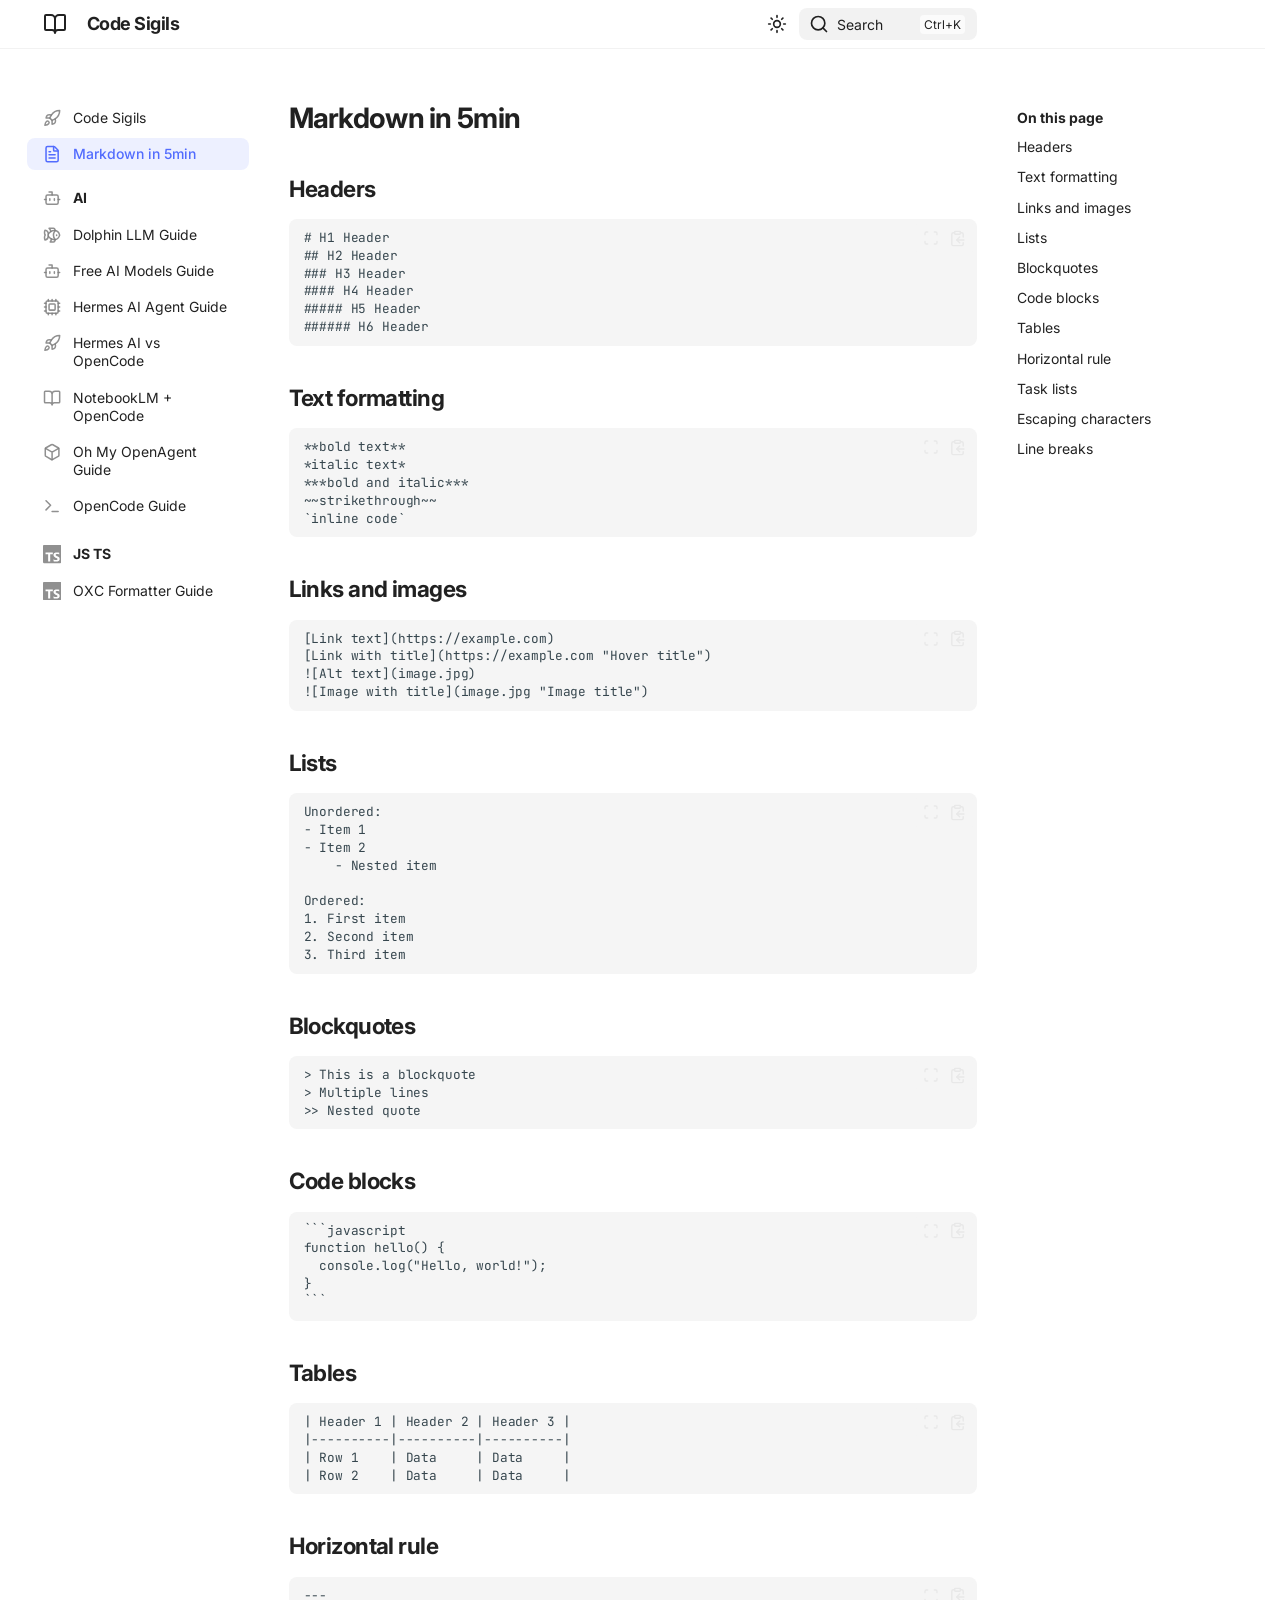
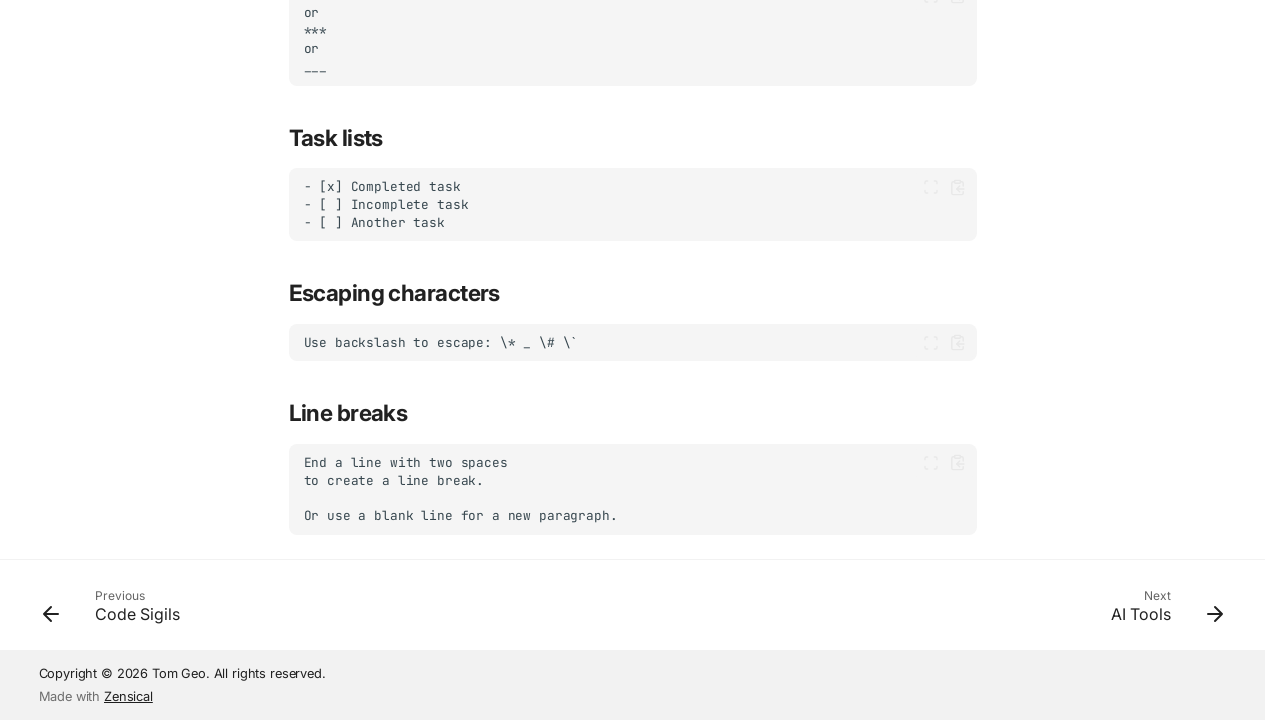
<file: site/markdown/index.html>
<!doctype html>
<html lang="en" class="no-js">
  <head>
    
      <meta charset="utf-8">
      <meta name="viewport" content="width=device-width,initial-scale=1">
      
        <meta name="description" content="Quick markdown reference guide - learn markdown syntax for headers, lists, links, images, tables, code blocks and more in 5 minutes.">
      
      
        <meta name="author" content="Tom Geo">
      
      
        <link rel="canonical" href="https://codesigils.github.io/markdown/">
      
      
        <link rel="prev" href="./..">
      
      
        <link rel="next" href="../AI/">
      
      
        
      
      
      <link rel="icon" href="../images/favicon.png">
      <meta name="generator" content="zensical-0.0.29">
    
    
      
        <title>Markdown in 5min - Code Sigils</title>
      
    
    
      
        
      
      <link rel="stylesheet" href="../assets/stylesheets/modern/main.6f2fbb28.min.css">
      
        
          
        
        <link rel="stylesheet" href="../assets/stylesheets/modern/palette.dfe2e883.min.css">
      
      


    
    
      
    
    
      
        
        
        <link rel="preconnect" href="https://fonts.gstatic.com" crossorigin>
        <link rel="stylesheet" href="https://fonts.googleapis.com/css?family=Inter:300,300i,400,400i,500,500i,700,700i%7CJetbrains+Mono:400,400i,700,700i&display=fallback">
        <style>:root{--md-text-font:"Inter";--md-code-font:"Jetbrains Mono"}</style>
      
    
    
      <link rel="stylesheet" href="../stylesheets/extra.css">
    
    <script>__md_scope=new URL("..",location),__md_hash=e=>[...e].reduce(((e,t)=>(e<<5)-e+t.charCodeAt(0)),0),__md_get=(e,t=localStorage,a=__md_scope)=>JSON.parse(t.getItem(a.pathname+"."+e)),__md_set=(e,t,a=localStorage,_=__md_scope)=>{try{a.setItem(_.pathname+"."+e,JSON.stringify(t))}catch(e){}},document.documentElement.setAttribute("data-platform",navigator.platform)</script>
    
      

    
    
  </head>
  
  
    
    
      
    
    
    
    
    <body dir="ltr" data-md-color-scheme="default" data-md-color-primary="indigo" data-md-color-accent="indigo">
  
    
    <input class="md-toggle" data-md-toggle="drawer" type="checkbox" id="__drawer" autocomplete="off">
    <input class="md-toggle" data-md-toggle="search" type="checkbox" id="__search" autocomplete="off">
    <label class="md-overlay" for="__drawer" aria-label="Navigation"></label>
    <div data-md-component="skip">
      
        
        <a href="#headers" class="md-skip">
          Skip to content
        </a>
      
    </div>
    <div data-md-component="announce">
      
    </div>
    
    
      

  

<header class="md-header md-header--shadow md-header--lifted" data-md-component="header">
  <nav class="md-header__inner md-grid" aria-label="Header">
    <a href="./.." title="Code Sigils" class="md-header__button md-logo" aria-label="Code Sigils" data-md-component="logo">
      
  
  <svg xmlns="http://www.w3.org/2000/svg" fill="none" stroke="currentColor" stroke-linecap="round" stroke-linejoin="round" stroke-width="2" class="lucide lucide-book-open" viewBox="0 0 24 24"><path d="M12 7v14M3 18a1 1 0 0 1-1-1V4a1 1 0 0 1 1-1h5a4 4 0 0 1 4 4 4 4 0 0 1 4-4h5a1 1 0 0 1 1 1v13a1 1 0 0 1-1 1h-6a3 3 0 0 0-3 3 3 3 0 0 0-3-3z"/></svg>

    </a>
    <label class="md-header__button md-icon" for="__drawer" aria-label="Navigation">
      
      <svg xmlns="http://www.w3.org/2000/svg" fill="none" stroke="currentColor" stroke-linecap="round" stroke-linejoin="round" stroke-width="2" class="lucide lucide-menu" viewBox="0 0 24 24"><path d="M4 5h16M4 12h16M4 19h16"/></svg>
    </label>
    <div class="md-header__title" data-md-component="header-title">
      <div class="md-header__ellipsis">
        <div class="md-header__topic">
          <span class="md-ellipsis">
            Code Sigils
          </span>
        </div>
        <div class="md-header__topic" data-md-component="header-topic">
          <span class="md-ellipsis">
            
              Markdown in 5min
            
          </span>
        </div>
      </div>
    </div>
    
      
        <form class="md-header__option" data-md-component="palette">
  
    
    
    
    <input class="md-option" data-md-color-media="none" data-md-color-scheme="default" data-md-color-primary="indigo" data-md-color-accent="indigo"  aria-label="Switch to dark mode"  type="radio" name="__palette" id="__palette_0">
    
      <label class="md-header__button md-icon" title="Switch to dark mode" for="__palette_1" hidden>
        <svg xmlns="http://www.w3.org/2000/svg" fill="none" stroke="currentColor" stroke-linecap="round" stroke-linejoin="round" stroke-width="2" class="lucide lucide-sun" viewBox="0 0 24 24"><circle cx="12" cy="12" r="4"/><path d="M12 2v2M12 20v2M4.93 4.93l1.41 1.41M17.66 17.66l1.41 1.41M2 12h2M20 12h2M6.34 17.66l-1.41 1.41M19.07 4.93l-1.41 1.41"/></svg>
      </label>
    
  
    
    
    
    <input class="md-option" data-md-color-media="none" data-md-color-scheme="slate" data-md-color-primary="indigo" data-md-color-accent="indigo"  aria-label="Switch to light mode"  type="radio" name="__palette" id="__palette_1">
    
      <label class="md-header__button md-icon" title="Switch to light mode" for="__palette_0" hidden>
        <svg xmlns="http://www.w3.org/2000/svg" fill="none" stroke="currentColor" stroke-linecap="round" stroke-linejoin="round" stroke-width="2" class="lucide lucide-moon" viewBox="0 0 24 24"><path d="M20.985 12.486a9 9 0 1 1-9.473-9.472c.405-.022.617.46.402.803a6 6 0 0 0 8.268 8.268c.344-.215.825-.004.803.401"/></svg>
      </label>
    
  
</form>
      
    
    
      <script>var palette=__md_get("__palette");if(palette&&palette.color){if("(prefers-color-scheme)"===palette.color.media){var media=matchMedia("(prefers-color-scheme: light)"),input=document.querySelector(media.matches?"[data-md-color-media='(prefers-color-scheme: light)']":"[data-md-color-media='(prefers-color-scheme: dark)']");palette.color.media=input.getAttribute("data-md-color-media"),palette.color.scheme=input.getAttribute("data-md-color-scheme"),palette.color.primary=input.getAttribute("data-md-color-primary"),palette.color.accent=input.getAttribute("data-md-color-accent")}for(var[key,value]of Object.entries(palette.color))document.body.setAttribute("data-md-color-"+key,value)}</script>
    
    
    
      
      
        <label class="md-header__button md-icon" for="__search" aria-label="Search">
          
          <svg xmlns="http://www.w3.org/2000/svg" fill="none" stroke="currentColor" stroke-linecap="round" stroke-linejoin="round" stroke-width="2" class="lucide lucide-search" viewBox="0 0 24 24"><path d="m21 21-4.34-4.34"/><circle cx="11" cy="11" r="8"/></svg>
        </label>
        <div class="md-search" data-md-component="search" role="dialog" aria-label="Search">
  <button type="button" class="md-search__button">
    Search
  </button>
</div>
      
    
    <div class="md-header__source">
      
    </div>
  </nav>
  
    
  
</header>
    
    <div class="md-container" data-md-component="container">
      
      
        
      
      <main class="md-main" data-md-component="main">
        <div class="md-main__inner md-grid">
          
            
              
              <div class="md-sidebar md-sidebar--primary" data-md-component="sidebar" data-md-type="navigation" >
                <div class="md-sidebar__scrollwrap">
                  <div class="md-sidebar__inner">
                    



<nav class="md-nav md-nav--primary" aria-label="Navigation" data-md-level="0">
  <label class="md-nav__title" for="__drawer">
    <a href="./.." title="Code Sigils" class="md-nav__button md-logo" aria-label="Code Sigils" data-md-component="logo">
      
  
  <svg xmlns="http://www.w3.org/2000/svg" fill="none" stroke="currentColor" stroke-linecap="round" stroke-linejoin="round" stroke-width="2" class="lucide lucide-book-open" viewBox="0 0 24 24"><path d="M12 7v14M3 18a1 1 0 0 1-1-1V4a1 1 0 0 1 1-1h5a4 4 0 0 1 4 4 4 4 0 0 1 4-4h5a1 1 0 0 1 1 1v13a1 1 0 0 1-1 1h-6a3 3 0 0 0-3 3 3 3 0 0 0-3-3z"/></svg>

    </a>
    Code Sigils
  </label>
  
  <ul class="md-nav__list" data-md-scrollfix>
    
      
      
  
  
  
  
    <li class="md-nav__item">
      <a href="./.." class="md-nav__link">
        
  
  
    <svg xmlns="http://www.w3.org/2000/svg" fill="none" stroke="currentColor" stroke-linecap="round" stroke-linejoin="round" stroke-width="2" class="lucide lucide-rocket" viewBox="0 0 24 24"><path d="M4.5 16.5c-1.5 1.26-2 5-2 5s3.74-.5 5-2c.71-.84.7-2.13-.09-2.91a2.18 2.18 0 0 0-2.91-.09M12 15l-3-3a22 22 0 0 1 2-3.95A12.88 12.88 0 0 1 22 2c0 2.72-.78 7.5-6 11a22.4 22.4 0 0 1-4 2"/><path d="M9 12H4s.55-3.03 2-4c1.62-1.08 5 0 5 0M12 15v5s3.03-.55 4-2c1.08-1.62 0-5 0-5"/></svg>
  
  <span class="md-ellipsis">
    
  
    Code Sigils
  

    
  </span>
  
  

      </a>
    </li>
  

    
      
      
  
  
    
  
  
  
    <li class="md-nav__item md-nav__item--active">
      
      <input class="md-nav__toggle md-toggle" type="checkbox" id="__toc">
      
      
      
        <label class="md-nav__link md-nav__link--active" for="__toc">
          
  
  
    <svg xmlns="http://www.w3.org/2000/svg" fill="none" stroke="currentColor" stroke-linecap="round" stroke-linejoin="round" stroke-width="2" class="lucide lucide-file-text" viewBox="0 0 24 24"><path d="M6 22a2 2 0 0 1-2-2V4a2 2 0 0 1 2-2h8a2.4 2.4 0 0 1 1.704.706l3.588 3.588A2.4 2.4 0 0 1 20 8v12a2 2 0 0 1-2 2z"/><path d="M14 2v5a1 1 0 0 0 1 1h5M10 9H8M16 13H8M16 17H8"/></svg>
  
  <span class="md-ellipsis">
    
  
    Markdown in 5min
  

    
  </span>
  
  

          <span class="md-nav__icon md-icon"></span>
        </label>
      
      <a href="././" class="md-nav__link md-nav__link--active">
        
  
  
    <svg xmlns="http://www.w3.org/2000/svg" fill="none" stroke="currentColor" stroke-linecap="round" stroke-linejoin="round" stroke-width="2" class="lucide lucide-file-text" viewBox="0 0 24 24"><path d="M6 22a2 2 0 0 1-2-2V4a2 2 0 0 1 2-2h8a2.4 2.4 0 0 1 1.704.706l3.588 3.588A2.4 2.4 0 0 1 20 8v12a2 2 0 0 1-2 2z"/><path d="M14 2v5a1 1 0 0 0 1 1h5M10 9H8M16 13H8M16 17H8"/></svg>
  
  <span class="md-ellipsis">
    
  
    Markdown in 5min
  

    
  </span>
  
  

      </a>
      
        


<nav class="md-nav md-nav--secondary" aria-label="On this page">
  
  
  
  
    <label class="md-nav__title" for="__toc">
      <span class="md-nav__icon md-icon"></span>
      On this page
    </label>
    <ul class="md-nav__list" data-md-component="toc" data-md-scrollfix>
      
        <li class="md-nav__item">
  <a href="#headers" class="md-nav__link">
    <span class="md-ellipsis">
      
        Headers
      
    </span>
  </a>
  
</li>
      
        <li class="md-nav__item">
  <a href="#text-formatting" class="md-nav__link">
    <span class="md-ellipsis">
      
        Text formatting
      
    </span>
  </a>
  
</li>
      
        <li class="md-nav__item">
  <a href="#links-and-images" class="md-nav__link">
    <span class="md-ellipsis">
      
        Links and images
      
    </span>
  </a>
  
</li>
      
        <li class="md-nav__item">
  <a href="#lists" class="md-nav__link">
    <span class="md-ellipsis">
      
        Lists
      
    </span>
  </a>
  
</li>
      
        <li class="md-nav__item">
  <a href="#blockquotes" class="md-nav__link">
    <span class="md-ellipsis">
      
        Blockquotes
      
    </span>
  </a>
  
</li>
      
        <li class="md-nav__item">
  <a href="#code-blocks" class="md-nav__link">
    <span class="md-ellipsis">
      
        Code blocks
      
    </span>
  </a>
  
</li>
      
        <li class="md-nav__item">
  <a href="#tables" class="md-nav__link">
    <span class="md-ellipsis">
      
        Tables
      
    </span>
  </a>
  
</li>
      
        <li class="md-nav__item">
  <a href="#horizontal-rule" class="md-nav__link">
    <span class="md-ellipsis">
      
        Horizontal rule
      
    </span>
  </a>
  
</li>
      
        <li class="md-nav__item">
  <a href="#task-lists" class="md-nav__link">
    <span class="md-ellipsis">
      
        Task lists
      
    </span>
  </a>
  
</li>
      
        <li class="md-nav__item">
  <a href="#escaping-characters" class="md-nav__link">
    <span class="md-ellipsis">
      
        Escaping characters
      
    </span>
  </a>
  
</li>
      
        <li class="md-nav__item">
  <a href="#line-breaks" class="md-nav__link">
    <span class="md-ellipsis">
      
        Line breaks
      
    </span>
  </a>
  
</li>
      
    </ul>
  
</nav>
      
    </li>
  

    
      
      
  
  
  
  
    
    
      
        
          
        
      
        
      
        
      
        
      
        
      
        
      
        
      
        
      
    
    
    
      
        
        
      
    
    
      
    
    <li class="md-nav__item md-nav__item--section md-nav__item--nested">
      
        
        
        <input class="md-nav__toggle md-toggle " type="checkbox" id="__nav_3" >
        
          
          <div class="md-nav__link md-nav__container">
            <a href="../AI/" class="md-nav__link ">
              
  
  
    <svg xmlns="http://www.w3.org/2000/svg" fill="none" stroke="currentColor" stroke-linecap="round" stroke-linejoin="round" stroke-width="2" class="lucide lucide-bot" viewBox="0 0 24 24"><path d="M12 8V4H8"/><rect width="16" height="12" x="4" y="8" rx="2"/><path d="M2 14h2M20 14h2M15 13v2M9 13v2"/></svg>
  
  <span class="md-ellipsis">
    
  
    AI
  

    
  </span>
  
  

            </a>
            
              
              <label class="md-nav__link " for="__nav_3" id="__nav_3_label" tabindex="">
                <span class="md-nav__icon md-icon"></span>
              </label>
            
          </div>
        
        <nav class="md-nav" data-md-level="1" aria-labelledby="__nav_3_label" aria-expanded="false">
          <label class="md-nav__title" for="__nav_3">
            <span class="md-nav__icon md-icon"></span>
            
  
    AI
  

          </label>
          <ul class="md-nav__list" data-md-scrollfix>
            
              
            
              
                
  
  
  
  
    <li class="md-nav__item">
      <a href="../AI/dolphin-llm-guide/" class="md-nav__link">
        
  
  
    <svg xmlns="http://www.w3.org/2000/svg" fill="none" stroke="currentColor" stroke-linecap="round" stroke-linejoin="round" stroke-width="2" class="lucide lucide-fish" viewBox="0 0 24 24"><path d="M6.5 12c.94-3.46 4.94-6 8.5-6s6.06 2.54 7 6c-.94 3.47-3.44 6-7 6s-7.56-2.53-8.5-6M18 12v.5"/><path d="M16 17.93a9.77 9.77 0 0 1 0-11.86M7 10.67C7 8 5.58 5.97 2.73 5.5c-1 1.5-1 5 .23 6.5-1.24 1.5-1.24 5-.23 6.5C5.58 18.03 7 16 7 13.33"/><path d="M10.46 7.26C10.2 5.88 9.17 4.24 8 3h5.8a2 2 0 0 1 1.98 1.67l.23 1.4M16.01 17.93l-.23 1.4A2 2 0 0 1 13.8 21H9.5a5.96 5.96 0 0 0 1.49-3.98"/></svg>
  
  <span class="md-ellipsis">
    
  
    Dolphin LLM Guide
  

    
  </span>
  
  

      </a>
    </li>
  

              
            
              
                
  
  
  
  
    <li class="md-nav__item">
      <a href="../AI/free-ai-models/" class="md-nav__link">
        
  
  
    <svg xmlns="http://www.w3.org/2000/svg" fill="none" stroke="currentColor" stroke-linecap="round" stroke-linejoin="round" stroke-width="2" class="lucide lucide-bot" viewBox="0 0 24 24"><path d="M12 8V4H8"/><rect width="16" height="12" x="4" y="8" rx="2"/><path d="M2 14h2M20 14h2M15 13v2M9 13v2"/></svg>
  
  <span class="md-ellipsis">
    
  
    Free AI Models Guide
  

    
  </span>
  
  

      </a>
    </li>
  

              
            
              
                
  
  
  
  
    <li class="md-nav__item">
      <a href="../AI/hermes-ai-guide/" class="md-nav__link">
        
  
  
    <svg xmlns="http://www.w3.org/2000/svg" fill="none" stroke="currentColor" stroke-linecap="round" stroke-linejoin="round" stroke-width="2" class="lucide lucide-cpu" viewBox="0 0 24 24"><path d="M12 20v2M12 2v2M17 20v2M17 2v2M2 12h2M2 17h2M2 7h2M20 12h2M20 17h2M20 7h2M7 20v2M7 2v2"/><rect width="16" height="16" x="4" y="4" rx="2"/><rect width="8" height="8" x="8" y="8" rx="1"/></svg>
  
  <span class="md-ellipsis">
    
  
    Hermes AI Agent Guide
  

    
  </span>
  
  

      </a>
    </li>
  

              
            
              
                
  
  
  
  
    <li class="md-nav__item">
      <a href="../AI/hermes-vs-opencode/" class="md-nav__link">
        
  
  
    <svg xmlns="http://www.w3.org/2000/svg" fill="none" stroke="currentColor" stroke-linecap="round" stroke-linejoin="round" stroke-width="2" class="lucide lucide-rocket" viewBox="0 0 24 24"><path d="M4.5 16.5c-1.5 1.26-2 5-2 5s3.74-.5 5-2c.71-.84.7-2.13-.09-2.91a2.18 2.18 0 0 0-2.91-.09M12 15l-3-3a22 22 0 0 1 2-3.95A12.88 12.88 0 0 1 22 2c0 2.72-.78 7.5-6 11a22.4 22.4 0 0 1-4 2"/><path d="M9 12H4s.55-3.03 2-4c1.62-1.08 5 0 5 0M12 15v5s3.03-.55 4-2c1.08-1.62 0-5 0-5"/></svg>
  
  <span class="md-ellipsis">
    
  
    Hermes AI vs OpenCode
  

    
  </span>
  
  

      </a>
    </li>
  

              
            
              
                
  
  
  
  
    <li class="md-nav__item">
      <a href="../AI/notebooklm-opencode-tutorial/" class="md-nav__link">
        
  
  
    <svg xmlns="http://www.w3.org/2000/svg" fill="none" stroke="currentColor" stroke-linecap="round" stroke-linejoin="round" stroke-width="2" class="lucide lucide-book-open" viewBox="0 0 24 24"><path d="M12 7v14M3 18a1 1 0 0 1-1-1V4a1 1 0 0 1 1-1h5a4 4 0 0 1 4 4 4 4 0 0 1 4-4h5a1 1 0 0 1 1 1v13a1 1 0 0 1-1 1h-6a3 3 0 0 0-3 3 3 3 0 0 0-3-3z"/></svg>
  
  <span class="md-ellipsis">
    
  
    NotebookLM + OpenCode
  

    
  </span>
  
  

      </a>
    </li>
  

              
            
              
                
  
  
  
  
    <li class="md-nav__item">
      <a href="../AI/oh-my-opencode-guide/" class="md-nav__link">
        
  
  
    <svg xmlns="http://www.w3.org/2000/svg" fill="none" stroke="currentColor" stroke-linecap="round" stroke-linejoin="round" stroke-width="2" class="lucide lucide-box" viewBox="0 0 24 24"><path d="M21 8a2 2 0 0 0-1-1.73l-7-4a2 2 0 0 0-2 0l-7 4A2 2 0 0 0 3 8v8a2 2 0 0 0 1 1.73l7 4a2 2 0 0 0 2 0l7-4A2 2 0 0 0 21 16Z"/><path d="m3.3 7 8.7 5 8.7-5M12 22V12"/></svg>
  
  <span class="md-ellipsis">
    
  
    Oh My OpenAgent Guide
  

    
  </span>
  
  

      </a>
    </li>
  

              
            
              
                
  
  
  
  
    <li class="md-nav__item">
      <a href="../AI/opencode-guide/" class="md-nav__link">
        
  
  
    <svg xmlns="http://www.w3.org/2000/svg" fill="none" stroke="currentColor" stroke-linecap="round" stroke-linejoin="round" stroke-width="2" class="lucide lucide-terminal" viewBox="0 0 24 24"><path d="M12 19h8M4 17l6-6-6-6"/></svg>
  
  <span class="md-ellipsis">
    
  
    OpenCode Guide
  

    
  </span>
  
  

      </a>
    </li>
  

              
            
          </ul>
        </nav>
      
    </li>
  

    
      
      
  
  
  
  
    
    
      
        
          
        
      
        
      
    
    
    
      
        
        
      
    
    
      
    
    <li class="md-nav__item md-nav__item--section md-nav__item--nested">
      
        
        
        <input class="md-nav__toggle md-toggle " type="checkbox" id="__nav_4" >
        
          
          <div class="md-nav__link md-nav__container">
            <a href="../JS-TS/" class="md-nav__link ">
              
  
  
    <svg xmlns="http://www.w3.org/2000/svg" viewBox="0 0 24 24"><path d="M1.125 0C.502 0 0 .502 0 1.125v21.75C0 23.498.502 24 1.125 24h21.75c.623 0 1.125-.502 1.125-1.125V1.125C24 .502 23.498 0 22.875 0zm17.363 9.75q.918 0 1.627.111a6.4 6.4 0 0 1 1.306.34v2.458a4 4 0 0 0-.643-.361 5 5 0 0 0-.717-.26 5.5 5.5 0 0 0-1.426-.2q-.45 0-.819.086a2.1 2.1 0 0 0-.623.242q-.254.156-.393.374a.9.9 0 0 0-.14.49q0 .294.156.529.156.234.443.444c.287.21.423.276.696.41q.41.203.926.416.705.296 1.266.628.561.333.963.753.402.418.614.957.213.538.214 1.253 0 .986-.373 1.656a3.03 3.03 0 0 1-1.012 1.085 4.4 4.4 0 0 1-1.487.596q-.85.18-1.79.18a10 10 0 0 1-1.84-.164 5.5 5.5 0 0 1-1.512-.493v-2.63a5.03 5.03 0 0 0 3.237 1.2q.5 0 .872-.09.373-.09.623-.25.249-.162.373-.38a1.02 1.02 0 0 0-.074-1.089 2.1 2.1 0 0 0-.537-.5 5.6 5.6 0 0 0-.807-.444 28 28 0 0 0-1.007-.436q-1.377-.575-2.053-1.405t-.676-2.005q0-.92.369-1.582.368-.662 1.004-1.089a4.5 4.5 0 0 1 1.47-.629 7.5 7.5 0 0 1 1.77-.201m-15.113.188h9.563v2.166H9.506v9.646H6.789v-9.646H3.375z"/></svg>
  
  <span class="md-ellipsis">
    
  
    JS TS
  

    
  </span>
  
  

            </a>
            
              
              <label class="md-nav__link " for="__nav_4" id="__nav_4_label" tabindex="">
                <span class="md-nav__icon md-icon"></span>
              </label>
            
          </div>
        
        <nav class="md-nav" data-md-level="1" aria-labelledby="__nav_4_label" aria-expanded="false">
          <label class="md-nav__title" for="__nav_4">
            <span class="md-nav__icon md-icon"></span>
            
  
    JS TS
  

          </label>
          <ul class="md-nav__list" data-md-scrollfix>
            
              
            
              
                
  
  
  
  
    <li class="md-nav__item">
      <a href="../JS-TS/oxc-formatting/" class="md-nav__link">
        
  
  
    <svg xmlns="http://www.w3.org/2000/svg" viewBox="0 0 24 24"><path d="M1.125 0C.502 0 0 .502 0 1.125v21.75C0 23.498.502 24 1.125 24h21.75c.623 0 1.125-.502 1.125-1.125V1.125C24 .502 23.498 0 22.875 0zm17.363 9.75q.918 0 1.627.111a6.4 6.4 0 0 1 1.306.34v2.458a4 4 0 0 0-.643-.361 5 5 0 0 0-.717-.26 5.5 5.5 0 0 0-1.426-.2q-.45 0-.819.086a2.1 2.1 0 0 0-.623.242q-.254.156-.393.374a.9.9 0 0 0-.14.49q0 .294.156.529.156.234.443.444c.287.21.423.276.696.41q.41.203.926.416.705.296 1.266.628.561.333.963.753.402.418.614.957.213.538.214 1.253 0 .986-.373 1.656a3.03 3.03 0 0 1-1.012 1.085 4.4 4.4 0 0 1-1.487.596q-.85.18-1.79.18a10 10 0 0 1-1.84-.164 5.5 5.5 0 0 1-1.512-.493v-2.63a5.03 5.03 0 0 0 3.237 1.2q.5 0 .872-.09.373-.09.623-.25.249-.162.373-.38a1.02 1.02 0 0 0-.074-1.089 2.1 2.1 0 0 0-.537-.5 5.6 5.6 0 0 0-.807-.444 28 28 0 0 0-1.007-.436q-1.377-.575-2.053-1.405t-.676-2.005q0-.92.369-1.582.368-.662 1.004-1.089a4.5 4.5 0 0 1 1.47-.629 7.5 7.5 0 0 1 1.77-.201m-15.113.188h9.563v2.166H9.506v9.646H6.789v-9.646H3.375z"/></svg>
  
  <span class="md-ellipsis">
    
  
    OXC Formatter Guide
  

    
  </span>
  
  

      </a>
    </li>
  

              
            
          </ul>
        </nav>
      
    </li>
  

    
  </ul>
</nav>
                  </div>
                </div>
              </div>
            
            
              
              <div class="md-sidebar md-sidebar--secondary" data-md-component="sidebar" data-md-type="toc" >
                <div class="md-sidebar__scrollwrap">
                  <div class="md-sidebar__inner">
                    


<nav class="md-nav md-nav--secondary" aria-label="On this page">
  
  
  
  
    <label class="md-nav__title" for="__toc">
      <span class="md-nav__icon md-icon"></span>
      On this page
    </label>
    <ul class="md-nav__list" data-md-component="toc" data-md-scrollfix>
      
        <li class="md-nav__item">
  <a href="#headers" class="md-nav__link">
    <span class="md-ellipsis">
      
        Headers
      
    </span>
  </a>
  
</li>
      
        <li class="md-nav__item">
  <a href="#text-formatting" class="md-nav__link">
    <span class="md-ellipsis">
      
        Text formatting
      
    </span>
  </a>
  
</li>
      
        <li class="md-nav__item">
  <a href="#links-and-images" class="md-nav__link">
    <span class="md-ellipsis">
      
        Links and images
      
    </span>
  </a>
  
</li>
      
        <li class="md-nav__item">
  <a href="#lists" class="md-nav__link">
    <span class="md-ellipsis">
      
        Lists
      
    </span>
  </a>
  
</li>
      
        <li class="md-nav__item">
  <a href="#blockquotes" class="md-nav__link">
    <span class="md-ellipsis">
      
        Blockquotes
      
    </span>
  </a>
  
</li>
      
        <li class="md-nav__item">
  <a href="#code-blocks" class="md-nav__link">
    <span class="md-ellipsis">
      
        Code blocks
      
    </span>
  </a>
  
</li>
      
        <li class="md-nav__item">
  <a href="#tables" class="md-nav__link">
    <span class="md-ellipsis">
      
        Tables
      
    </span>
  </a>
  
</li>
      
        <li class="md-nav__item">
  <a href="#horizontal-rule" class="md-nav__link">
    <span class="md-ellipsis">
      
        Horizontal rule
      
    </span>
  </a>
  
</li>
      
        <li class="md-nav__item">
  <a href="#task-lists" class="md-nav__link">
    <span class="md-ellipsis">
      
        Task lists
      
    </span>
  </a>
  
</li>
      
        <li class="md-nav__item">
  <a href="#escaping-characters" class="md-nav__link">
    <span class="md-ellipsis">
      
        Escaping characters
      
    </span>
  </a>
  
</li>
      
        <li class="md-nav__item">
  <a href="#line-breaks" class="md-nav__link">
    <span class="md-ellipsis">
      
        Line breaks
      
    </span>
  </a>
  
</li>
      
    </ul>
  
</nav>
                  </div>
                </div>
              </div>
            
          
          
            <div class="md-content" data-md-component="content">
              
                



  


              
              <article class="md-content__inner md-typeset">
                
                  

  <h1 id="__skip">Markdown in 5min</h1>

<h2 id="headers">Headers<a class="headerlink" href="#headers" title="Permanent link">&para;</a></h2>
<div class="language-text highlight"><pre><span></span><code><span id="__span-0-1"><a id="__codelineno-0-1" name="__codelineno-0-1" href="#__codelineno-0-1"></a># H1 Header
</span><span id="__span-0-2"><a id="__codelineno-0-2" name="__codelineno-0-2" href="#__codelineno-0-2"></a>## H2 Header
</span><span id="__span-0-3"><a id="__codelineno-0-3" name="__codelineno-0-3" href="#__codelineno-0-3"></a>### H3 Header
</span><span id="__span-0-4"><a id="__codelineno-0-4" name="__codelineno-0-4" href="#__codelineno-0-4"></a>#### H4 Header
</span><span id="__span-0-5"><a id="__codelineno-0-5" name="__codelineno-0-5" href="#__codelineno-0-5"></a>##### H5 Header
</span><span id="__span-0-6"><a id="__codelineno-0-6" name="__codelineno-0-6" href="#__codelineno-0-6"></a>###### H6 Header
</span></code></pre></div>
<h2 id="text-formatting">Text formatting<a class="headerlink" href="#text-formatting" title="Permanent link">&para;</a></h2>
<div class="language-text highlight"><pre><span></span><code><span id="__span-1-1"><a id="__codelineno-1-1" name="__codelineno-1-1" href="#__codelineno-1-1"></a>**bold text**
</span><span id="__span-1-2"><a id="__codelineno-1-2" name="__codelineno-1-2" href="#__codelineno-1-2"></a>*italic text*
</span><span id="__span-1-3"><a id="__codelineno-1-3" name="__codelineno-1-3" href="#__codelineno-1-3"></a>***bold and italic***
</span><span id="__span-1-4"><a id="__codelineno-1-4" name="__codelineno-1-4" href="#__codelineno-1-4"></a>~~strikethrough~~
</span><span id="__span-1-5"><a id="__codelineno-1-5" name="__codelineno-1-5" href="#__codelineno-1-5"></a>`inline code`
</span></code></pre></div>
<h2 id="links-and-images">Links and images<a class="headerlink" href="#links-and-images" title="Permanent link">&para;</a></h2>
<div class="language-text highlight"><pre><span></span><code><span id="__span-2-1"><a id="__codelineno-2-1" name="__codelineno-2-1" href="#__codelineno-2-1"></a>[Link text](https://example.com)
</span><span id="__span-2-2"><a id="__codelineno-2-2" name="__codelineno-2-2" href="#__codelineno-2-2"></a>[Link with title](https://example.com &quot;Hover title&quot;)
</span><span id="__span-2-3"><a id="__codelineno-2-3" name="__codelineno-2-3" href="#__codelineno-2-3"></a>![Alt text](image.jpg)
</span><span id="__span-2-4"><a id="__codelineno-2-4" name="__codelineno-2-4" href="#__codelineno-2-4"></a>![Image with title](image.jpg &quot;Image title&quot;)
</span></code></pre></div>
<h2 id="lists">Lists<a class="headerlink" href="#lists" title="Permanent link">&para;</a></h2>
<div class="language-text highlight"><pre><span></span><code><span id="__span-3-1"><a id="__codelineno-3-1" name="__codelineno-3-1" href="#__codelineno-3-1"></a>Unordered:
</span><span id="__span-3-2"><a id="__codelineno-3-2" name="__codelineno-3-2" href="#__codelineno-3-2"></a>- Item 1
</span><span id="__span-3-3"><a id="__codelineno-3-3" name="__codelineno-3-3" href="#__codelineno-3-3"></a>- Item 2
</span><span id="__span-3-4"><a id="__codelineno-3-4" name="__codelineno-3-4" href="#__codelineno-3-4"></a>    - Nested item
</span><span id="__span-3-5"><a id="__codelineno-3-5" name="__codelineno-3-5" href="#__codelineno-3-5"></a>
</span><span id="__span-3-6"><a id="__codelineno-3-6" name="__codelineno-3-6" href="#__codelineno-3-6"></a>Ordered:
</span><span id="__span-3-7"><a id="__codelineno-3-7" name="__codelineno-3-7" href="#__codelineno-3-7"></a>1. First item
</span><span id="__span-3-8"><a id="__codelineno-3-8" name="__codelineno-3-8" href="#__codelineno-3-8"></a>2. Second item
</span><span id="__span-3-9"><a id="__codelineno-3-9" name="__codelineno-3-9" href="#__codelineno-3-9"></a>3. Third item
</span></code></pre></div>
<h2 id="blockquotes">Blockquotes<a class="headerlink" href="#blockquotes" title="Permanent link">&para;</a></h2>
<div class="language-text highlight"><pre><span></span><code><span id="__span-4-1"><a id="__codelineno-4-1" name="__codelineno-4-1" href="#__codelineno-4-1"></a>&gt; This is a blockquote
</span><span id="__span-4-2"><a id="__codelineno-4-2" name="__codelineno-4-2" href="#__codelineno-4-2"></a>&gt; Multiple lines
</span><span id="__span-4-3"><a id="__codelineno-4-3" name="__codelineno-4-3" href="#__codelineno-4-3"></a>&gt;&gt; Nested quote
</span></code></pre></div>
<h2 id="code-blocks">Code blocks<a class="headerlink" href="#code-blocks" title="Permanent link">&para;</a></h2>
<div class="language-text highlight"><pre><span></span><code><span id="__span-5-1"><a id="__codelineno-5-1" name="__codelineno-5-1" href="#__codelineno-5-1"></a>```javascript
</span><span id="__span-5-2"><a id="__codelineno-5-2" name="__codelineno-5-2" href="#__codelineno-5-2"></a>function hello() {
</span><span id="__span-5-3"><a id="__codelineno-5-3" name="__codelineno-5-3" href="#__codelineno-5-3"></a>  console.log(&quot;Hello, world!&quot;);
</span><span id="__span-5-4"><a id="__codelineno-5-4" name="__codelineno-5-4" href="#__codelineno-5-4"></a>}
</span><span id="__span-5-5"><a id="__codelineno-5-5" name="__codelineno-5-5" href="#__codelineno-5-5"></a>```
</span></code></pre></div>
<h2 id="tables">Tables<a class="headerlink" href="#tables" title="Permanent link">&para;</a></h2>
<div class="language-text highlight"><pre><span></span><code><span id="__span-6-1"><a id="__codelineno-6-1" name="__codelineno-6-1" href="#__codelineno-6-1"></a>| Header 1 | Header 2 | Header 3 |
</span><span id="__span-6-2"><a id="__codelineno-6-2" name="__codelineno-6-2" href="#__codelineno-6-2"></a>|----------|----------|----------|
</span><span id="__span-6-3"><a id="__codelineno-6-3" name="__codelineno-6-3" href="#__codelineno-6-3"></a>| Row 1    | Data     | Data     |
</span><span id="__span-6-4"><a id="__codelineno-6-4" name="__codelineno-6-4" href="#__codelineno-6-4"></a>| Row 2    | Data     | Data     |
</span></code></pre></div>
<h2 id="horizontal-rule">Horizontal rule<a class="headerlink" href="#horizontal-rule" title="Permanent link">&para;</a></h2>
<div class="language-text highlight"><pre><span></span><code><span id="__span-7-1"><a id="__codelineno-7-1" name="__codelineno-7-1" href="#__codelineno-7-1"></a>---
</span><span id="__span-7-2"><a id="__codelineno-7-2" name="__codelineno-7-2" href="#__codelineno-7-2"></a>or
</span><span id="__span-7-3"><a id="__codelineno-7-3" name="__codelineno-7-3" href="#__codelineno-7-3"></a>***
</span><span id="__span-7-4"><a id="__codelineno-7-4" name="__codelineno-7-4" href="#__codelineno-7-4"></a>or
</span><span id="__span-7-5"><a id="__codelineno-7-5" name="__codelineno-7-5" href="#__codelineno-7-5"></a>___
</span></code></pre></div>
<h2 id="task-lists">Task lists<a class="headerlink" href="#task-lists" title="Permanent link">&para;</a></h2>
<div class="language-text highlight"><pre><span></span><code><span id="__span-8-1"><a id="__codelineno-8-1" name="__codelineno-8-1" href="#__codelineno-8-1"></a>- [x] Completed task
</span><span id="__span-8-2"><a id="__codelineno-8-2" name="__codelineno-8-2" href="#__codelineno-8-2"></a>- [ ] Incomplete task
</span><span id="__span-8-3"><a id="__codelineno-8-3" name="__codelineno-8-3" href="#__codelineno-8-3"></a>- [ ] Another task
</span></code></pre></div>
<h2 id="escaping-characters">Escaping characters<a class="headerlink" href="#escaping-characters" title="Permanent link">&para;</a></h2>
<div class="language-text highlight"><pre><span></span><code><span id="__span-9-1"><a id="__codelineno-9-1" name="__codelineno-9-1" href="#__codelineno-9-1"></a>Use backslash to escape: \* _ \# \`
</span></code></pre></div>
<h2 id="line-breaks">Line breaks<a class="headerlink" href="#line-breaks" title="Permanent link">&para;</a></h2>
<div class="language-text highlight"><pre><span></span><code><span id="__span-10-1"><a id="__codelineno-10-1" name="__codelineno-10-1" href="#__codelineno-10-1"></a>End a line with two spaces
</span><span id="__span-10-2"><a id="__codelineno-10-2" name="__codelineno-10-2" href="#__codelineno-10-2"></a>to create a line break.
</span><span id="__span-10-3"><a id="__codelineno-10-3" name="__codelineno-10-3" href="#__codelineno-10-3"></a>
</span><span id="__span-10-4"><a id="__codelineno-10-4" name="__codelineno-10-4" href="#__codelineno-10-4"></a>Or use a blank line for a new paragraph.
</span></code></pre></div>









  
  






                
              </article>
            </div>
          
          
  <script>var tabs=__md_get("__tabs");if(Array.isArray(tabs))e:for(var set of document.querySelectorAll(".tabbed-set")){var labels=set.querySelector(".tabbed-labels");for(var tab of tabs)for(var label of labels.getElementsByTagName("label"))if(label.innerText.trim()===tab){var input=document.getElementById(label.htmlFor);input.checked=!0;continue e}}</script>

<script>var target=document.getElementById(location.hash.slice(1));target&&target.name&&(target.checked=target.name.startsWith("__tabbed_"))</script>
        </div>
        
          <button type="button" class="md-top md-icon" data-md-component="top" hidden>
  
  <svg xmlns="http://www.w3.org/2000/svg" fill="none" stroke="currentColor" stroke-linecap="round" stroke-linejoin="round" stroke-width="2" class="lucide lucide-circle-arrow-up" viewBox="0 0 24 24"><circle cx="12" cy="12" r="10"/><path d="m16 12-4-4-4 4M12 16V8"/></svg>
  Back to top
</button>
        
      </main>
      
        <footer class="md-footer">
  
    
      
      <nav class="md-footer__inner md-grid" aria-label="Footer" >
        
          
          <a href="./.." class="md-footer__link md-footer__link--prev" aria-label="Previous: Code Sigils">
            <div class="md-footer__button md-icon">
              
              <svg xmlns="http://www.w3.org/2000/svg" fill="none" stroke="currentColor" stroke-linecap="round" stroke-linejoin="round" stroke-width="2" class="lucide lucide-arrow-left" viewBox="0 0 24 24"><path d="m12 19-7-7 7-7M19 12H5"/></svg>
            </div>
            <div class="md-footer__title">
              <span class="md-footer__direction">
                Previous
              </span>
              <div class="md-ellipsis">
                Code Sigils
              </div>
            </div>
          </a>
        
        
          
          <a href="../AI/" class="md-footer__link md-footer__link--next" aria-label="Next: AI Tools">
            <div class="md-footer__title">
              <span class="md-footer__direction">
                Next
              </span>
              <div class="md-ellipsis">
                AI Tools
              </div>
            </div>
            <div class="md-footer__button md-icon">
              
              <svg xmlns="http://www.w3.org/2000/svg" fill="none" stroke="currentColor" stroke-linecap="round" stroke-linejoin="round" stroke-width="2" class="lucide lucide-arrow-right" viewBox="0 0 24 24"><path d="M5 12h14M12 5l7 7-7 7"/></svg>
            </div>
          </a>
        
      </nav>
    
  
  <div class="md-footer-meta md-typeset">
    <div class="md-footer-meta__inner md-grid">
      <div class="md-copyright">
  
    <div class="md-copyright__highlight">
      Copyright &copy; 2026 Tom Geo. All rights reserved.
    </div>
  
  
    Made with
    <a href="https://zensical.org/" target="_blank" rel="noopener">
      Zensical
    </a>
  
</div>
      
    </div>
  </div>
</footer>
      
    </div>
    <div class="md-dialog" data-md-component="dialog">
      <div class="md-dialog__inner md-typeset"></div>
    </div>
    
      <div class="md-progress" data-md-component="progress" role="progressbar"></div>
    
    
    
      
      
      <script id="__config" type="application/json">{"annotate":null,"base":"..","features":["announce.dismiss","content.action.edit","content.action.view","content.code.annotate","content.code.copy","content.code.select","content.footnote.tooltips","content.tabs.link","content.tooltips","navigation.footer","navigation.indexes","navigation.instant","navigation.instant.prefetch","navigation.instant.progress","navigation.path","navigation.prune","navigation.sections","navigation.icons","navigation.tabs.sticky","navigation.top","navigation.tracking","search.highlight","toc.follow"],"search":"../assets/javascripts/workers/search.e2d2d235.min.js","tags":null,"translations":{"clipboard.copied":"Copied to clipboard","clipboard.copy":"Copy to clipboard","search.result.more.one":"1 more on this page","search.result.more.other":"# more on this page","search.result.none":"No matching documents","search.result.one":"1 matching document","search.result.other":"# matching documents","search.result.placeholder":"Type to start searching","search.result.term.missing":"Missing","select.version":"Select version"},"version":null}</script>
    
    
      <script src="../assets/javascripts/bundle.c2b142ea.min.js"></script>
      
    
  </body>
</html>
</file>
<file: site/stylesheets/extra.css>
.md-content .youtube-video-wrapper {
  position: relative;
  padding-bottom: 56.25%;
  height: 0;
  overflow: hidden;
  max-width: 100%;
  margin: 1em 0;
}

.md-content .youtube-video-wrapper iframe {
  position: absolute;
  top: 0;
  left: 0;
  width: 100%;
  height: 100%;
  border: 0;
}

.md-content iframe[src*="youtube.com"],
.md-content iframe[src*="youtu.be"] {
  max-width: 100%;
  width: 100%;
  aspect-ratio: 16 / 9;
}
</file>
<file: site/assets/stylesheets/modern/main.6f2fbb28.min.css>
@charset "UTF-8";html{-webkit-text-size-adjust:none;-moz-text-size-adjust:none;text-size-adjust:none;box-sizing:border-box}*,:after,:before{box-sizing:inherit}@media (prefers-reduced-motion){*,:after,:before{transition:none!important}}body{margin:0}a,button,input,label{-webkit-tap-highlight-color:transparent}a{color:inherit;text-decoration:none}hr{border:0;box-sizing:initial;display:block;height:.05rem;overflow:visible;padding:0}small{font-size:80%}sub,sup{line-height:1em}img{border-style:none}table{border-collapse:initial;border-spacing:0}td,th{font-weight:400;vertical-align:top}button{background:#0000;border:0;font-family:inherit;font-size:inherit;margin:0;padding:0}input{border:0;outline:none}:root{--md-primary-fg-color:#4051b5;--md-primary-fg-color--light:#5d6cc0;--md-primary-fg-color--dark:#303fa1;--md-primary-bg-color:#fff;--md-primary-bg-color--light:#ffffffb3;--md-accent-fg-color:#526cfe;--md-accent-fg-color--transparent:#526cfe1a;--md-accent-bg-color:#fff;--md-accent-bg-color--light:#ffffffb3}[data-md-color-scheme=default]{color-scheme:light}[data-md-color-scheme=default] img[src$="#gh-dark-mode-only"],[data-md-color-scheme=default] img[src$="#only-dark"]{display:none}:root,[data-md-color-scheme=default]{--md-hue:225deg;--md-default-fg-color:#000000de;--md-default-fg-color--light:#0000008c;--md-default-fg-color--lighter:#00000052;--md-default-fg-color--lightest:#0000000d;--md-default-bg-color:#fff;--md-default-bg-color--light:#ffffffb3;--md-default-bg-color--lighter:#ffffff4d;--md-default-bg-color--lightest:#ffffff1f;--md-code-fg-color:#36464e;--md-code-bg-color:#f5f5f5;--md-code-bg-color--light:#f5f5f5b3;--md-code-bg-color--lighter:#f5f5f54d;--md-code-hl-color:#4287ff;--md-code-hl-color--light:#4287ff1a;--md-code-hl-number-color:#d52a2a;--md-code-hl-special-color:#db1457;--md-code-hl-function-color:#a846b9;--md-code-hl-constant-color:#6e59d9;--md-code-hl-keyword-color:#3f6ec6;--md-code-hl-string-color:#1c7d4d;--md-code-hl-name-color:var(--md-code-fg-color);--md-code-hl-operator-color:var(--md-default-fg-color--light);--md-code-hl-punctuation-color:var(--md-default-fg-color--light);--md-code-hl-comment-color:var(--md-default-fg-color--light);--md-code-hl-generic-color:var(--md-default-fg-color--light);--md-code-hl-variable-color:var(--md-default-fg-color--light);--md-typeset-color:var(--md-default-fg-color);--md-typeset-a-color:var(--md-primary-fg-color);--md-typeset-del-color:#f5503d26;--md-typeset-ins-color:#0bd57026;--md-typeset-kbd-color:#fafafa;--md-typeset-kbd-accent-color:#fff;--md-typeset-kbd-border-color:#b8b8b8;--md-typeset-mark-color:#ffff0080;--md-typeset-table-color:#0000001f;--md-typeset-table-color--light:rgba(0,0,0,.035);--md-admonition-fg-color:var(--md-default-fg-color);--md-admonition-bg-color:var(--md-default-bg-color);--md-warning-fg-color:#000000de;--md-warning-bg-color:#ff9;--md-shadow-z1:0 0.2rem 0.5rem #0000000d,0 0 0.05rem #0000001a;--md-shadow-z2:0 0.2rem 0.5rem #0000001a,0 0 0.05rem #00000040;--md-shadow-z3:0 0.2rem 0.5rem #0003,0 0 0.05rem #00000059;--color-foreground:0 0 0;--color-background:255 255 255;--color-background-subtle:240 240 240;--color-backdrop:255 255 255}.md-icon svg{fill:currentcolor;display:block;height:1.2rem;width:1.2rem}.md-icon svg.lucide{fill:#0000;stroke:currentcolor}body{-webkit-font-smoothing:antialiased;-moz-osx-font-smoothing:grayscale;--md-text-font-family:var(--md-text-font,_),-apple-system,BlinkMacSystemFont,Helvetica,Arial,sans-serif;--md-code-font-family:var(--md-code-font,_),SFMono-Regular,Consolas,Menlo,monospace}aside,body,input{font-feature-settings:"kern","liga";color:var(--md-typeset-color);font-family:var(--md-text-font-family)}code,kbd,pre{font-feature-settings:"kern";font-family:var(--md-code-font-family)}:root{--md-typeset-table-sort-icon:url('data:image/svg+xml;charset=utf-8,<svg xmlns="http://www.w3.org/2000/svg" fill="none" stroke="currentColor" stroke-linecap="round" stroke-linejoin="round" stroke-width="2" class="lucide lucide-arrow-down-up" viewBox="0 0 24 24"><path d="m3 16 4 4 4-4m-4 4V4m14 4-4-4-4 4m4-4v16"/></svg>');--md-typeset-table-sort-icon--asc:url('data:image/svg+xml;charset=utf-8,<svg xmlns="http://www.w3.org/2000/svg" fill="none" stroke="currentColor" stroke-linecap="round" stroke-linejoin="round" stroke-width="2" class="lucide lucide-arrow-down-narrow-wide" viewBox="0 0 24 24"><path d="m3 16 4 4 4-4m-4 4V4m4 0h4m-4 4h7m-7 4h10"/></svg>');--md-typeset-table-sort-icon--desc:url('data:image/svg+xml;charset=utf-8,<svg xmlns="http://www.w3.org/2000/svg" fill="none" stroke="currentColor" stroke-linecap="round" stroke-linejoin="round" stroke-width="2" class="lucide lucide-arrow-up-narrow-wide" viewBox="0 0 24 24"><path d="m3 8 4-4 4 4M7 4v16m4-8h4m-4 4h7m-7 4h10"/></svg>');--md-typeset-preview-icon:url('data:image/svg+xml;charset=utf-8,<svg xmlns="http://www.w3.org/2000/svg" fill="none" stroke="currentColor" stroke-linecap="round" stroke-linejoin="round" stroke-width="2" class="lucide lucide-mouse-pointer-2" viewBox="0 0 24 24"><path d="M4.037 4.688a.495.495 0 0 1 .651-.651l16 6.5a.5.5 0 0 1-.063.947l-6.124 1.58a2 2 0 0 0-1.438 1.435l-1.579 6.126a.5.5 0 0 1-.947.063z"/></svg>')}.md-typeset{-webkit-print-color-adjust:exact;color-adjust:exact;font-size:.75rem;letter-spacing:-.01em;line-height:1.8;overflow-wrap:break-word}@media print{.md-typeset{font-size:.68rem}}.md-typeset blockquote,.md-typeset dl,.md-typeset figure,.md-typeset ol,.md-typeset pre,.md-typeset ul{margin-bottom:1em;margin-top:1em}.md-typeset h1{color:var(--md-default-fg-color);font-size:1.875em;line-height:1.3;margin:0 0 1.25em}.md-typeset h1,.md-typeset h2{font-weight:700;letter-spacing:-.025em}.md-typeset h2{font-size:1.5em;line-height:1.4;margin:1.6em 0 .64em}.md-typeset h3{font-size:1.25em;font-weight:700;letter-spacing:-.01em;line-height:1.5;margin:1.6em 0 .8em}.md-typeset h2+h3{margin-top:.8em}.md-typeset h4{font-weight:700;letter-spacing:-.01em;margin:1em 0}.md-typeset h5,.md-typeset h6{color:var(--md-default-fg-color--light);font-size:.8em;font-weight:700;letter-spacing:-.01em;margin:1.25em 0}.md-typeset h5{text-transform:uppercase}.md-typeset h5 code{text-transform:none}.md-typeset hr{border-bottom:.05rem solid var(--md-default-fg-color--lightest);display:flow-root;margin:1.5em 0}.md-typeset a{color:var(--md-typeset-a-color);text-decoration:underline;word-break:break-word}.md-typeset a,.md-typeset a:before{transition:color 125ms}.md-typeset a:focus,.md-typeset a:hover{color:var(--md-accent-fg-color)}.md-typeset a:focus code,.md-typeset a:hover code{background-color:var(--md-accent-fg-color--transparent);color:var(--md-accent-fg-color)}.md-typeset a code{color:var(--md-typeset-a-color)}.md-typeset a.focus-visible{outline-color:var(--md-accent-fg-color);outline-offset:.2rem}.md-typeset code,.md-typeset kbd,.md-typeset pre{color:var(--md-code-fg-color);direction:ltr;font-variant-ligatures:none;transition:background-color 125ms}@media print{.md-typeset code,.md-typeset kbd,.md-typeset pre{white-space:pre-wrap}}.md-typeset code{background-color:var(--md-code-bg-color);border-radius:.2rem;-webkit-box-decoration-break:clone;box-decoration-break:clone;font-size:.85em;padding:0 .2941176471em;transition:color 125ms,background-color 125ms;word-break:break-word}.md-typeset code:not(.focus-visible){-webkit-tap-highlight-color:transparent;outline:none}.md-typeset pre{display:flow-root;line-height:1.4;position:relative}.md-typeset pre>code{border-radius:.4rem;-webkit-box-decoration-break:slice;box-decoration-break:slice;box-shadow:none;display:block;margin:0;outline-color:var(--md-accent-fg-color);overflow:auto;padding:.7720588235em 1.1764705882em;scrollbar-color:var(--md-default-fg-color--lighter) #0000;scrollbar-width:thin;touch-action:auto;word-break:normal}.md-typeset pre>code:hover{scrollbar-color:var(--md-accent-fg-color) #0000}.md-typeset pre>code::-webkit-scrollbar{height:.2rem;width:.2rem}.md-typeset pre>code::-webkit-scrollbar-thumb{background-color:var(--md-default-fg-color--lighter)}.md-typeset pre>code::-webkit-scrollbar-thumb:hover{background-color:var(--md-accent-fg-color)}.md-typeset kbd{border-radius:.2rem;box-shadow:0 0 0 .05rem var(--md-typeset-kbd-border-color),0 .15rem 0 var(--md-typeset-kbd-border-color);color:var(--md-default-fg-color);display:inline-block;font-size:.75em;padding:0 .6666666667em;vertical-align:text-top;word-break:break-word}.md-typeset mark{background-color:var(--md-typeset-mark-color);-webkit-box-decoration-break:clone;box-decoration-break:clone;color:inherit;word-break:break-word}.md-typeset abbr{border-bottom:.05rem dotted var(--md-default-fg-color--light);cursor:help;text-decoration:none}.md-typeset [data-preview]{position:relative}[dir=ltr] .md-typeset [data-preview]:after{margin-left:.125em}[dir=rtl] .md-typeset [data-preview]:after{margin-right:.125em}.md-typeset [data-preview]:after{background-color:currentcolor;content:"";display:inline-block;height:.8em;-webkit-mask-image:var(--md-typeset-preview-icon);mask-image:var(--md-typeset-preview-icon);-webkit-mask-repeat:no-repeat;mask-repeat:no-repeat;-webkit-mask-size:contain;mask-size:contain;transition:background-color 125ms;vertical-align:text-top;width:.8em}.md-typeset small{opacity:.75}[dir=ltr] .md-typeset sub,[dir=ltr] .md-typeset sup{margin-left:.078125em}[dir=rtl] .md-typeset sub,[dir=rtl] .md-typeset sup{margin-right:.078125em}[dir=ltr] .md-typeset blockquote{padding-left:.6rem}[dir=rtl] .md-typeset blockquote{padding-right:.6rem}[dir=ltr] .md-typeset blockquote{border-left:.2rem solid var(--md-default-fg-color--lighter)}[dir=rtl] .md-typeset blockquote{border-right:.2rem solid var(--md-default-fg-color--lighter)}.md-typeset blockquote{color:var(--md-default-fg-color--light);margin-left:0;margin-right:0}.md-typeset ul{list-style-type:disc}.md-typeset ul[type]{list-style-type:revert-layer}[dir=ltr] .md-typeset ol,[dir=ltr] .md-typeset ul{margin-left:.625em}[dir=rtl] .md-typeset ol,[dir=rtl] .md-typeset ul{margin-right:.625em}.md-typeset ol,.md-typeset ul{padding:0}.md-typeset ol:not([hidden]),.md-typeset ul:not([hidden]){display:flow-root}.md-typeset ol ol,.md-typeset ul ol{list-style-type:lower-alpha}.md-typeset ol ol ol,.md-typeset ul ol ol{list-style-type:lower-roman}.md-typeset ol ol ol ol,.md-typeset ul ol ol ol{list-style-type:upper-alpha}.md-typeset ol ol ol ol ol,.md-typeset ul ol ol ol ol{list-style-type:upper-roman}.md-typeset ol[type],.md-typeset ul[type]{list-style-type:revert-layer}[dir=ltr] .md-typeset ol li,[dir=ltr] .md-typeset ul li{margin-left:1.25em}[dir=rtl] .md-typeset ol li,[dir=rtl] .md-typeset ul li{margin-right:1.25em}.md-typeset ol li,.md-typeset ul li{margin-bottom:.5em}.md-typeset ol li blockquote,.md-typeset ol li p,.md-typeset ul li blockquote,.md-typeset ul li p{margin:.5em 0}.md-typeset ol li:last-child,.md-typeset ul li:last-child{margin-bottom:0}[dir=ltr] .md-typeset ol li ol,[dir=ltr] .md-typeset ol li ul,[dir=ltr] .md-typeset ul li ol,[dir=ltr] .md-typeset ul li ul{margin-left:.625em}[dir=rtl] .md-typeset ol li ol,[dir=rtl] .md-typeset ol li ul,[dir=rtl] .md-typeset ul li ol,[dir=rtl] .md-typeset ul li ul{margin-right:.625em}.md-typeset ol li ol,.md-typeset ol li ul,.md-typeset ul li ol,.md-typeset ul li ul{margin-bottom:.5em;margin-top:.5em}[dir=ltr] .md-typeset dd{margin-left:1.875em}[dir=rtl] .md-typeset dd{margin-right:1.875em}.md-typeset dd{margin-bottom:1.5em;margin-top:1em}.md-typeset img,.md-typeset svg,.md-typeset video{height:auto;max-width:100%}.md-typeset img[align=left]{margin:1em 1em 1em 0}.md-typeset img[align=right]{margin:1em 0 1em 1em}.md-typeset img[align]:only-child{margin-top:0}.md-typeset figure{display:flow-root;margin:1em auto;max-width:100%;text-align:center;width:fit-content}.md-typeset figure img{display:block;margin:0 auto}.md-typeset figcaption{font-style:italic;margin:1em auto;max-width:24rem}.md-typeset iframe{max-width:100%}.md-typeset table:not([class]){background-color:var(--md-default-bg-color);border:.05rem solid var(--md-typeset-table-color);border-radius:.1rem;display:inline-block;font-size:.64rem;max-width:100%;overflow:auto;touch-action:auto}@media print{.md-typeset table:not([class]){display:table}}.md-typeset table:not([class])+*{margin-top:1.5em}.md-typeset table:not([class]) td>:first-child,.md-typeset table:not([class]) th>:first-child{margin-top:0}.md-typeset table:not([class]) td>:last-child,.md-typeset table:not([class]) th>:last-child{margin-bottom:0}.md-typeset table:not([class]) td:not([align]),.md-typeset table:not([class]) th:not([align]){text-align:left}[dir=rtl] .md-typeset table:not([class]) td:not([align]),[dir=rtl] .md-typeset table:not([class]) th:not([align]){text-align:right}.md-typeset table:not([class]) th{font-weight:700;min-width:5rem;padding:.9375em 1.25em;vertical-align:top}.md-typeset table:not([class]) td{border-top:.05rem solid var(--md-typeset-table-color);padding:.9375em 1.25em;vertical-align:top}.md-typeset table:not([class]) tbody tr{transition:background-color 125ms}.md-typeset table:not([class]) tbody tr:hover{background-color:var(--md-typeset-table-color--light);box-shadow:0 .05rem 0 var(--md-default-bg-color) inset}.md-typeset table:not([class]) a{word-break:normal}.md-typeset table th[role=columnheader]{cursor:pointer}[dir=ltr] .md-typeset table th[role=columnheader]:after{margin-left:.5em}[dir=rtl] .md-typeset table th[role=columnheader]:after{margin-right:.5em}.md-typeset table th[role=columnheader]:after{content:"";display:inline-block;height:1.2em;-webkit-mask-image:var(--md-typeset-table-sort-icon);mask-image:var(--md-typeset-table-sort-icon);-webkit-mask-repeat:no-repeat;mask-repeat:no-repeat;-webkit-mask-size:contain;mask-size:contain;transition:background-color 125ms;vertical-align:text-bottom;width:1.2em}.md-typeset table th[role=columnheader]:hover:after{background-color:var(--md-default-fg-color--lighter)}.md-typeset table th[role=columnheader][aria-sort=ascending]:after{background-color:var(--md-default-fg-color--light);-webkit-mask-image:var(--md-typeset-table-sort-icon--asc);mask-image:var(--md-typeset-table-sort-icon--asc)}.md-typeset table th[role=columnheader][aria-sort=descending]:after{background-color:var(--md-default-fg-color--light);-webkit-mask-image:var(--md-typeset-table-sort-icon--desc);mask-image:var(--md-typeset-table-sort-icon--desc)}.md-typeset__scrollwrap{margin:1em -.8rem;overflow-x:auto;touch-action:auto}.md-typeset__table{display:inline-block;margin-bottom:.5em;padding:0 .8rem}@media print{.md-typeset__table{display:block}}html .md-typeset__table table{display:table;margin:0;overflow:hidden;width:100%}@media screen and (max-width:44.984375em){.md-content__inner>pre{margin:1em -.8rem}.md-content__inner>pre code{border-radius:0}}.md-banner{background-color:var(--md-accent-fg-color--transparent);color:var(--md-default-fg-color);overflow:auto}@media print{.md-banner{display:none}}.md-banner--warning{background-color:var(--md-warning-bg-color);color:var(--md-warning-fg-color)}.md-banner__inner{font-size:.7rem;margin:.6rem auto;padding:0 .8rem}[dir=ltr] .md-banner__button{float:right}[dir=rtl] .md-banner__button{float:left}.md-banner__button{color:inherit;cursor:pointer;transition:opacity .25s}.no-js .md-banner__button{display:none}.md-banner__button:hover{opacity:.7}html{scrollbar-gutter:stable;font-size:125%;height:100%;overflow-x:hidden}@media screen and (min-width:100em){html{font-size:137.5%}}@media screen and (min-width:125em){html{font-size:150%}}body{background-color:var(--md-default-bg-color);display:flex;flex-direction:column;font-size:.5rem;min-height:100%;position:relative;width:100%}@media print{body{display:block}}@media screen and (max-width:59.984375em){body[data-md-scrolllock]{position:fixed}}.md-grid{margin-left:auto;margin-right:auto;max-width:61rem}.md-container{display:flex;flex-direction:column;flex-grow:1}@media print{.md-container{display:block}}.md-main{flex-grow:1}.md-main__inner{display:flex;height:100%;margin-top:1.5rem}.md-ellipsis{overflow:hidden;text-overflow:ellipsis}.md-toggle{display:none}.md-option{height:0;opacity:0;position:absolute;width:0}.md-option:checked+label:not([hidden]){display:block}.md-option.focus-visible+label{outline-color:var(--md-accent-fg-color);outline-style:auto}.md-skip{background-color:var(--md-default-fg-color);border-radius:.1rem;color:var(--md-default-bg-color);font-size:.64rem;margin:.5rem;opacity:0;outline-color:var(--md-accent-fg-color);padding:.3rem .5rem;position:fixed;transform:translateY(.4rem);z-index:-1}.md-skip:focus{opacity:1;transform:translateY(0);transition:transform .25s cubic-bezier(.4,0,.2,1),opacity 175ms 75ms;z-index:10}@page{margin:25mm}:root{--md-clipboard-icon:url('data:image/svg+xml;charset=utf-8,<svg xmlns="http://www.w3.org/2000/svg" fill="none" stroke="currentColor" stroke-linecap="round" stroke-linejoin="round" stroke-width="2" class="lucide lucide-clipboard-copy" viewBox="0 0 24 24"><rect width="8" height="4" x="8" y="2" rx="1" ry="1"/><path d="M8 4H6a2 2 0 0 0-2 2v14a2 2 0 0 0 2 2h12a2 2 0 0 0 2-2v-2M16 4h2a2 2 0 0 1 2 2v4m1 4H11"/><path d="m15 10-4 4 4 4"/></svg>')}.md-clipboard{border-radius:.1rem;color:var(--md-default-fg-color--lightest);cursor:pointer;height:1.5em;outline-color:var(--md-accent-fg-color);outline-offset:.1rem;transition:color .25s;width:1.5em;z-index:1}@media print{.md-clipboard{display:none}}.md-clipboard:not(.focus-visible){-webkit-tap-highlight-color:transparent;outline:none}:hover>.md-clipboard{color:var(--md-default-fg-color--light)}.md-clipboard:focus,.md-clipboard:hover{color:var(--md-accent-fg-color)}.md-clipboard:after{background-color:currentcolor;content:"";display:block;height:1.125em;margin:0 auto;-webkit-mask-image:var(--md-clipboard-icon);mask-image:var(--md-clipboard-icon);-webkit-mask-position:center;mask-position:center;-webkit-mask-repeat:no-repeat;mask-repeat:no-repeat;-webkit-mask-size:contain;mask-size:contain;width:1.125em}.md-clipboard--inline{cursor:pointer}.md-clipboard--inline code{transition:color .25s,background-color .25s}.md-clipboard--inline:focus code,.md-clipboard--inline:hover code{background-color:var(--md-accent-fg-color--transparent);color:var(--md-accent-fg-color)}:root{--md-code-select-icon:url('data:image/svg+xml;charset=utf-8,<svg xmlns="http://www.w3.org/2000/svg" fill="none" stroke="currentColor" stroke-linecap="round" stroke-linejoin="round" stroke-width="2" class="lucide lucide-scan" viewBox="0 0 24 24"><path d="M3 7V5a2 2 0 0 1 2-2h2m10 0h2a2 2 0 0 1 2 2v2m0 10v2a2 2 0 0 1-2 2h-2M7 21H5a2 2 0 0 1-2-2v-2"/></svg>');--md-code-copy-icon:url('data:image/svg+xml;charset=utf-8,<svg xmlns="http://www.w3.org/2000/svg" fill="none" stroke="currentColor" stroke-linecap="round" stroke-linejoin="round" stroke-width="2" class="lucide lucide-clipboard-copy" viewBox="0 0 24 24"><rect width="8" height="4" x="8" y="2" rx="1" ry="1"/><path d="M8 4H6a2 2 0 0 0-2 2v14a2 2 0 0 0 2 2h12a2 2 0 0 0 2-2v-2M16 4h2a2 2 0 0 1 2 2v4m1 4H11"/><path d="m15 10-4 4 4 4"/></svg>')}.md-typeset .md-code__content{display:grid}.md-code__nav{background-color:var(--md-code-bg-color--lighter);border-radius:.1rem;display:flex;gap:.2rem;padding:.2rem;position:absolute;right:.25em;top:.25em;transition:background-color .25s;z-index:1}:hover>.md-code__nav{background-color:var(--md-code-bg-color--light)}.md-code__button{color:var(--md-default-fg-color--lightest);cursor:pointer;display:block;height:1.5em;outline-color:var(--md-accent-fg-color);outline-offset:.1rem;transition:color .25s;width:1.5em}:hover>*>.md-code__button{color:var(--md-default-fg-color--light)}.md-code__button.focus-visible,.md-code__button:hover{color:var(--md-accent-fg-color)}.md-code__button--active{color:var(--md-default-fg-color)!important}.md-code__button:after{background-color:currentcolor;content:"";display:block;height:1.125em;margin:0 auto;-webkit-mask-position:center;mask-position:center;-webkit-mask-repeat:no-repeat;mask-repeat:no-repeat;-webkit-mask-size:contain;mask-size:contain;width:1.125em}.md-code__button[data-md-type=select]:after{-webkit-mask-image:var(--md-code-select-icon);mask-image:var(--md-code-select-icon)}.md-code__button[data-md-type=copy]:after{-webkit-mask-image:var(--md-code-copy-icon);mask-image:var(--md-code-copy-icon)}@keyframes consent{0%{opacity:0;transform:translateY(100%)}to{opacity:1;transform:translateY(0)}}@keyframes overlay{0%{opacity:0}to{opacity:1}}.md-consent__overlay{animation:overlay .35s both;-webkit-backdrop-filter:blur(.2rem);backdrop-filter:blur(.2rem);background-color:var(--md-default-bg-color--light);height:100%;opacity:1;position:fixed;top:0;width:100%;z-index:5}.md-consent__inner{bottom:0;display:flex;justify-content:center;max-height:100%;padding:0;position:fixed;width:100%;z-index:5}.md-consent__form{animation:consent .5s cubic-bezier(.1,.7,.1,1) both;background-color:var(--md-default-bg-color);border:0;border-radius:.8rem;box-shadow:var(--md-shadow-z3);margin:.4rem;overflow:auto;padding-left:1.2rem;padding-right:1.2rem}.md-consent__settings{display:none;margin:1em 0}input:checked+.md-consent__settings{display:block}.md-consent__controls{line-height:1.2;margin-bottom:.8rem}.md-typeset .md-consent__controls .md-button{display:inline}@media screen and (max-width:44.984375em){.md-typeset .md-consent__controls .md-button{display:block;margin-top:.4rem;text-align:center;width:100%}}.md-consent label{cursor:pointer}.md-content{flex-grow:1;min-width:0}.md-content__inner{margin:0 .8rem 1.2rem;padding-top:.7rem}@media screen and (min-width:76.25em){[dir=ltr] .md-sidebar--primary:not([hidden])~.md-content>.md-content__inner{margin-left:1.2rem}[dir=ltr] .md-sidebar--secondary:not([hidden])~.md-content>.md-content__inner,[dir=rtl] .md-sidebar--primary:not([hidden])~.md-content>.md-content__inner{margin-right:1.2rem}[dir=rtl] .md-sidebar--secondary:not([hidden])~.md-content>.md-content__inner{margin-left:1.2rem}}.md-content__inner:before{content:"";display:block;height:.4rem}.md-content__inner>:last-child{margin-bottom:0}[dir=ltr] .md-content__button{float:right}[dir=rtl] .md-content__button{float:left}[dir=ltr] .md-content__button{margin-left:.4rem}[dir=rtl] .md-content__button{margin-right:.4rem}.md-content__button{background-color:var(--md-default-fg-color--lightest);border-radius:.4rem;display:flex;margin-top:.2rem;padding:.3rem}@media print{.md-content__button{display:none}}.md-typeset .md-content__button{color:var(--md-default-fg-color);transition:color .25s,background-color .25s}.md-typeset .md-content__button svg{opacity:.5;transition:opacity .25s}.md-typeset .md-content__button:focus,.md-typeset .md-content__button:hover{background-color:var(--md-accent-fg-color--transparent);color:var(--md-accent-fg-color)}.md-typeset .md-content__button:focus svg,.md-typeset .md-content__button:hover svg{opacity:1}.md-content__button svg{height:.9rem;width:.9rem}[dir=rtl] .md-content__button svg{transform:scaleX(-1)}.md-content__button svg.lucide{fill:#0000;stroke:currentcolor}[dir=ltr] .md-dialog{right:.8rem}[dir=rtl] .md-dialog{left:.8rem}.md-dialog{background-color:var(--md-accent-fg-color);border-radius:1.2rem;bottom:.8rem;box-shadow:var(--md-shadow-z3);min-width:11.1rem;opacity:0;padding:.4rem 1.2rem;pointer-events:none;position:fixed;transform:translateY(100%);transition:transform 0ms .4s,opacity .4s;z-index:4}@media print{.md-dialog{display:none}}.md-dialog--active{opacity:1;pointer-events:auto;transform:translateY(0);transition:transform .4s cubic-bezier(.075,.85,.175,1),opacity .4s}.md-dialog__inner{color:var(--md-default-bg-color);font-size:.7rem}.md-feedback{margin:2em 0 1em;text-align:center}.md-feedback fieldset{border:none;margin:0;padding:0}.md-feedback__title{font-weight:700;margin:1em auto}.md-feedback__inner{position:relative}.md-feedback__list{display:flex;flex-wrap:wrap;place-content:baseline center;position:relative}.md-feedback__list:hover .md-icon:not(:disabled){color:var(--md-default-fg-color--lighter)}:disabled .md-feedback__list{min-height:1.8rem}.md-feedback__icon{color:var(--md-default-fg-color--light);cursor:pointer;flex-shrink:0;margin:0 .1rem;transition:color 125ms}.md-feedback__icon:not(:disabled).md-icon:hover{color:var(--md-accent-fg-color)}.md-feedback__icon:disabled{color:var(--md-default-fg-color--lightest);pointer-events:none}.md-feedback__note{opacity:0;position:relative;transform:translateY(.4rem);transition:transform .4s cubic-bezier(.1,.7,.1,1),opacity .15s}.md-feedback__note>*{margin:0 auto;max-width:16rem}:disabled .md-feedback__note{opacity:1;transform:translateY(0)}@media print{.md-feedback{display:none}}.md-footer{background-color:var(--md-default-bg-color);border-top:.05rem solid var(--md-default-fg-color--lightest);color:var(--md-default-fg-color)}@media print{.md-footer{display:none}}.md-footer__inner{justify-content:space-between;overflow:auto;padding:.2rem}.md-footer__inner:not([hidden]){display:flex}.md-footer__link{align-items:end;display:flex;flex-grow:0.01;margin-bottom:.4rem;margin-top:1rem;max-width:100%;outline-color:var(--md-accent-fg-color);overflow:hidden;transition:opacity .25s}.md-footer__link:focus,.md-footer__link:hover{opacity:.7}[dir=rtl] .md-footer__link svg{transform:scaleX(-1)}@media screen and (max-width:44.984375em){.md-footer__link--prev{flex-shrink:0}.md-footer__link--prev .md-footer__title{display:none}}[dir=ltr] .md-footer__link--next{margin-left:auto}[dir=rtl] .md-footer__link--next{margin-right:auto}.md-footer__link--next{text-align:right}[dir=rtl] .md-footer__link--next{text-align:left}.md-footer__title{flex-grow:1;font-size:.8rem;margin-bottom:.7rem;max-width:calc(100% - 2.4rem);padding:0 1rem;white-space:nowrap}.md-footer__button{margin:.2rem;padding:.4rem}.md-footer__direction{font-size:.6rem;opacity:.7}.md-footer-meta{background-color:var(--md-default-fg-color--lightest)}.md-footer-meta__inner{display:flex;flex-wrap:wrap;justify-content:space-between;padding:.2rem}html .md-footer-meta.md-typeset a:not(:focus,:hover){color:var(--md-default-fg-color)}.md-copyright{color:var(--md-default-fg-color--light);font-size:.64rem;margin:auto .6rem;padding:.4rem 0;width:100%}@media screen and (min-width:45em){.md-copyright{width:auto}}.md-copyright__highlight{color:var(--md-default-fg-color)}.md-social{display:inline-flex;gap:.2rem;margin:0 .4rem;padding:.2rem 0 .6rem}@media screen and (min-width:45em){.md-social{padding:.6rem 0}}.md-social__link{display:inline-block;height:1.6rem;text-align:center;width:1.6rem}.md-social__link:before{line-height:1.9}.md-social__link svg{fill:currentcolor;max-height:.8rem;vertical-align:-25%}.md-social__link svg.lucide{fill:#0000;stroke:currentcolor}.md-typeset .md-button{background-color:var(--md-default-fg-color--lightest);border-radius:1.2rem;color:var(--md-default-fg-color--light);cursor:pointer;display:inline-block;font-weight:700;padding:.625em 2em;text-decoration:none;transition:color 125ms,background-color 125ms,opacity 125ms}.md-typeset .md-button.focus-visible{outline-offset:0}.md-typeset .md-button:focus,.md-typeset .md-button:hover{color:var(--md-default-fg-color--light);opacity:.8}.md-typeset .md-button--primary{background-color:var(--md-primary-fg-color);color:var(--md-primary-bg-color)}.md-typeset .md-button--primary:focus,.md-typeset .md-button--primary:hover{color:var(--md-primary-bg-color);opacity:.8}[dir=ltr] .md-typeset .md-input{border-top-left-radius:.1rem}[dir=ltr] .md-typeset .md-input,[dir=rtl] .md-typeset .md-input{border-top-right-radius:.1rem}[dir=rtl] .md-typeset .md-input{border-top-left-radius:.1rem}.md-typeset .md-input{border-bottom:.1rem solid var(--md-default-fg-color--lighter);box-shadow:var(--md-shadow-z1);font-size:.8rem;height:1.8rem;padding:0 .6rem;transition:border .25s,box-shadow .25s}.md-typeset .md-input:focus,.md-typeset .md-input:hover{border-bottom-color:var(--md-accent-fg-color);box-shadow:var(--md-shadow-z2)}.md-typeset .md-input--stretch{width:100%}.md-header{-webkit-backdrop-filter:blur(.4rem);backdrop-filter:blur(.4rem);background-color:var(--md-default-bg-color--light);color:var(--md-default-fg-color);display:block;left:0;position:sticky;right:0;top:0;z-index:4}@media print{.md-header{display:none}}.md-header[hidden]{transform:translateY(-100%);transition:transform .25s cubic-bezier(.8,0,.6,1)}.md-header--shadow{box-shadow:0 .05rem 0 var(--md-default-fg-color--lightest);transition:transform .25s cubic-bezier(.1,.7,.1,1)}.md-header__inner{align-items:center;display:flex;padding:0 .4rem}.md-header__button{color:currentcolor;cursor:pointer;margin:.2rem;outline-color:var(--md-accent-fg-color);padding:.4rem;position:relative;transition:opacity .25s;vertical-align:middle;z-index:1}.md-header__button:hover{opacity:.7}.md-header__button:not([hidden]){display:inline-block}.md-header__button:not(.focus-visible){-webkit-tap-highlight-color:transparent;outline:none}.md-header__button.md-logo{margin:.2rem;padding:.4rem}@media screen and (max-width:76.234375em){.md-header__button.md-logo{display:none}}.md-header__button.md-logo img,.md-header__button.md-logo svg{fill:currentcolor;display:block;height:1.2rem;width:auto}.md-header__button.md-logo img.lucide,.md-header__button.md-logo svg.lucide{fill:#0000;stroke:currentcolor}@media screen and (min-width:60em){.md-header__button[for=__search]{display:none}}.no-js .md-header__button[for=__search]{display:none}[dir=rtl] .md-header__button[for=__search] svg{transform:scaleX(-1)}@media screen and (min-width:76.25em){.md-header__button[for=__drawer]{display:none}}.md-header__topic{display:flex;max-width:100%;position:absolute;transition:transform .4s cubic-bezier(.1,.7,.1,1),opacity .15s;white-space:nowrap}.md-header__topic+.md-header__topic{opacity:0;pointer-events:none;transform:translateX(1.25rem);transition:transform .4s cubic-bezier(1,.7,.1,.1),opacity .15s;z-index:-1}[dir=rtl] .md-header__topic+.md-header__topic{transform:translateX(-1.25rem)}.md-header__topic:first-child{font-weight:700}.md-header__title{flex-grow:1;font-size:.9rem;height:2.4rem;letter-spacing:-.025em;line-height:2.4rem;margin-left:.4rem;margin-right:.4rem}.md-header__title--active .md-header__topic{opacity:0;pointer-events:none;transform:translateX(-1.25rem);transition:transform .4s cubic-bezier(1,.7,.1,.1),opacity .15s;z-index:-1}[dir=rtl] .md-header__title--active .md-header__topic{transform:translateX(1.25rem)}.md-header__title--active .md-header__topic+.md-header__topic{opacity:1;pointer-events:auto;transform:translateX(0);transition:transform .4s cubic-bezier(.1,.7,.1,1),opacity .15s;z-index:0}.md-header__title>.md-header__ellipsis{height:100%;position:relative;width:100%}.md-header__option{display:flex;flex-shrink:0;max-width:100%;white-space:nowrap}.md-header__option>input{bottom:0}.md-header__source{display:none}@media screen and (min-width:60em){[dir=ltr] .md-header__source{margin-left:1rem}[dir=rtl] .md-header__source{margin-right:1rem}.md-header__source{display:block;max-width:11.5rem;width:11.5rem}}@media screen and (min-width:76.25em){[dir=ltr] .md-header__source{margin-left:1.4rem}[dir=rtl] .md-header__source{margin-right:1.4rem}}.md-header .md-icon svg{height:1rem;width:1rem}:root{--md-nav-icon--next:url('data:image/svg+xml;charset=utf-8,<svg xmlns="http://www.w3.org/2000/svg" fill="none" stroke="currentColor" stroke-linecap="round" stroke-linejoin="round" stroke-width="2" class="lucide lucide-chevron-right" viewBox="0 0 24 24"><path d="m9 18 6-6-6-6"/></svg>')}.md-nav{font-size:.7rem;line-height:1.3;transition:max-height .25s cubic-bezier(.86,0,.07,1)}.md-nav .md-nav__title{display:none}.md-nav__list{display:flex;flex-direction:column;gap:.2rem;list-style:none;margin:0;padding:0}[dir=ltr] .md-nav__list .md-nav__list{margin-left:.6rem}[dir=rtl] .md-nav__list .md-nav__list{margin-right:.6rem}.md-nav__item--nested .md-nav__list:after,.md-nav__item--nested .md-nav__list:before{content:" ";display:block;height:0}.md-nav__link{align-items:flex-start;border-radius:.4rem;cursor:pointer;display:flex;gap:.6rem;margin-left:.2rem;margin-right:.2rem;padding:.35rem .8rem;transition:color .25s,background-color .25s}.md-nav__link .md-nav__link{margin:0}.md-nav__link--passed,.md-nav__link--passed code{color:var(--md-default-fg-color--light)}.md-nav__item .md-nav__link--active{font-weight:500}.md-nav--primary .md-nav__item .md-nav__link--active{background:var(--md-accent-fg-color--transparent);color:var(--md-accent-fg-color)}.md-nav__item .md-nav__link--active,.md-nav__item .md-nav__link--active code{color:var(--md-typeset-a-color)}.md-nav__item .md-nav__link--active code svg,.md-nav__item .md-nav__link--active svg{opacity:1}[dir=ltr] .md-nav__item--nested>.md-nav__link:not(.md-nav__container){padding-right:.35rem}[dir=rtl] .md-nav__item--nested>.md-nav__link:not(.md-nav__container){padding-left:.35rem}.md-nav__link .md-ellipsis{flex-grow:1;position:relative}.md-nav__link .md-ellipsis code{word-break:normal}.md-nav__link svg{fill:currentcolor;flex-shrink:0;height:1.3em;opacity:.5;position:relative;width:1.3em}.md-nav__link svg.lucide{fill:#0000;stroke:currentcolor}.md-nav--primary .md-nav__link[for]:focus:not(.md-nav__link--active),.md-nav--primary .md-nav__link[for]:hover:not(.md-nav__link--active),.md-nav--primary .md-nav__link[href]:focus:not(.md-nav__link--active),.md-nav--primary .md-nav__link[href]:hover:not(.md-nav__link--active){background-color:var(--md-default-fg-color--lightest);color:var(--md-default-fg-color)}.md-nav--secondary .md-nav__link{margin-left:.2rem;margin-right:.2rem;padding:.35rem .8rem}.md-nav--secondary .md-nav__link[for]:focus,.md-nav--secondary .md-nav__link[for]:hover,.md-nav--secondary .md-nav__link[href]:focus,.md-nav--secondary .md-nav__link[href]:hover{background-color:initial;color:var(--md-accent-fg-color)}.md-nav__link.focus-visible{outline-color:var(--md-accent-fg-color)}.md-nav--primary .md-nav__link[for=__toc],.md-nav--primary .md-nav__link[for=__toc]~.md-nav{display:none}.md-nav__icon{font-size:.9rem;height:.9rem;width:.9rem}[dir=rtl] .md-nav__icon:after{transform:rotate(180deg)}.md-nav__item--nested .md-nav__icon:after{background-color:currentcolor;content:"";display:block;height:100%;-webkit-mask-image:var(--md-nav-icon--next);mask-image:var(--md-nav-icon--next);-webkit-mask-position:center;mask-position:center;-webkit-mask-repeat:no-repeat;mask-repeat:no-repeat;-webkit-mask-size:contain;mask-size:contain;transition:transform .25s;width:100%}@media screen and (min-width:76.25em){.md-nav__item--nested.md-nav__item--section>.md-nav__link .md-nav__icon:after{display:none}}.md-nav__item--nested .md-nav__toggle:checked~.md-nav__link .md-nav__icon:after,.md-nav__item--nested .md-toggle--indeterminate~.md-nav__link .md-nav__icon:after{transform:rotate(90deg)}.md-nav__container{background:#0000;gap:.2rem;padding:0}.md-nav__container>:first-child{flex-grow:1;min-width:0}.md-nav__container>:nth-child(2){padding:.35rem}@media screen and (min-width:76.25em){.md-nav__item--section>.md-nav__container>:nth-child(2){display:none}}.md-nav__container__icon{flex-shrink:0}.md-nav__toggle~.md-nav{display:grid;grid-template-rows:minmax(.005rem,0fr);opacity:0;transition:grid-template-rows .25s cubic-bezier(.86,0,.07,1),opacity .25s,visibility 0ms .25s;visibility:collapse}.md-nav__toggle~.md-nav>.md-nav__list{overflow:hidden}.md-nav__toggle.md-toggle--indeterminate~.md-nav,.md-nav__toggle:checked~.md-nav{grid-template-rows:minmax(.4rem,1fr);opacity:1;transition:grid-template-rows .25s cubic-bezier(.86,0,.07,1),opacity .15s .1s,visibility 0ms;visibility:visible}.md-nav__toggle.md-toggle--indeterminate~.md-nav{transition:none}.md-nav--secondary{margin-bottom:.1rem;margin-top:.1rem}.md-nav--secondary .md-nav{margin-top:.2rem}.md-nav--secondary .md-nav__title{background:var(--md-default-bg-color);display:flex;font-weight:700;margin-left:.2rem;margin-right:.2rem;padding:.35rem .6rem;position:sticky;top:0;z-index:1}.md-nav--secondary .md-nav__title .md-nav__icon{display:none}.md-nav--secondary .md-nav__link{padding:.2rem .6rem}@media screen and (max-width:76.234375em){.md-nav--primary{margin-bottom:.4rem;margin-left:.2rem;margin-right:.2rem}.md-nav .md-nav__title[for=__drawer]{align-items:center;border-bottom:.05rem solid var(--md-default-fg-color-lightest);display:flex;font-size:.8rem;font-weight:700;gap:.4rem;padding:.8rem}.md-nav .md-nav__title[for=__drawer] .md-logo{height:1.6rem;width:1.6rem}.md-nav .md-nav__title[for=__drawer] .md-logo img,.md-nav .md-nav__title[for=__drawer] .md-logo svg{fill:currentcolor;display:block;height:100%;max-width:100%;object-fit:contain;width:auto}.md-nav .md-nav__title[for=__drawer] .md-logo img.lucide,.md-nav .md-nav__title[for=__drawer] .md-logo svg.lucide{fill:#0000;stroke:currentcolor}}.md-nav__source{border:.05rem solid var(--md-default-fg-color--lightest);border-radius:.4rem;margin:.2rem .2rem .6rem;transition:background-color .25s,border-color .25s}.md-nav__source:focus,.md-nav__source:hover{background-color:var(--md-default-fg-color--lightest);border-color:#0000}[dir=ltr] .md-nav--integrated>.md-nav__list>.md-nav__item--active .md-nav--secondary{margin-left:1.1rem}[dir=rtl] .md-nav--integrated>.md-nav__list>.md-nav__item--active .md-nav--secondary{margin-right:1.1rem}[dir=ltr] .md-nav--integrated>.md-nav__list>.md-nav__item--active .md-nav--secondary{border-left:.05rem solid var(--md-default-fg-color--lightest)}[dir=rtl] .md-nav--integrated>.md-nav__list>.md-nav__item--active .md-nav--secondary{border-right:.05rem solid var(--md-default-fg-color--lightest)}.md-nav--integrated>.md-nav__list>.md-nav__item--active .md-nav--secondary{display:block;margin-bottom:.5em;margin-top:.5em;opacity:1;visibility:visible}.md-nav--integrated>.md-nav__list>.md-nav__item--active .md-nav--secondary .md-nav__link{background:#0000}.md-nav--integrated>.md-nav__list>.md-nav__item--active .md-nav--secondary .md-nav__link--active{font-weight:500}.md-nav--integrated>.md-nav__list>.md-nav__item--active .md-nav--secondary .md-nav__link:focus,.md-nav--integrated>.md-nav__list>.md-nav__item--active .md-nav--secondary .md-nav__link:hover{color:var(--md-accent-fg-color)}.md-nav--integrated>.md-nav__list>.md-nav__item--active .md-nav--secondary>.md-nav__list{margin-left:0;overflow:visible;padding-bottom:0}.md-nav--integrated>.md-nav__list>.md-nav__item--active .md-nav--secondary>.md-nav__title{display:none}@media screen and (min-width:76.25em){.md-nav--primary{margin-bottom:.1rem;margin-top:.1rem}.md-nav__source{display:none}[dir=ltr] .md-nav__list .md-nav__item--section>.md-nav>.md-nav__list{margin-left:0}[dir=rtl] .md-nav__list .md-nav__item--section>.md-nav>.md-nav__list{margin-right:0}.md-nav__item--section>.md-nav__link--active,.md-nav__item--section>.md-nav__link>.md-nav__link--active{font-weight:700}.md-nav__item--section{margin-top:.4rem}.md-nav__item--section:first-child{margin-top:0}.md-nav__item--section:last-child{margin-bottom:0}.md-nav__item--section>.md-nav__link{font-weight:700}.md-nav__item--section>.md-nav__link:not(.md-nav__container){pointer-events:none}.md-nav__item--section>.md-nav{display:block;opacity:1;visibility:visible}.md-nav__item--section>.md-nav>.md-nav__list>.md-nav__item{padding:0}.md-nav--lifted{margin-top:0}.md-nav--lifted>.md-nav__list>.md-nav__item{display:none}.md-nav--lifted>.md-nav__list>.md-nav__item--active{display:block}.md-nav--lifted>.md-nav__list>.md-nav__item--active>.md-nav{margin-top:.1rem}.md-nav--lifted>.md-nav__list>.md-nav__item--active>.md-nav>.md-nav__list:before,.md-nav--lifted>.md-nav__list>.md-nav__item--active>.md-nav__link{display:none}.md-nav--lifted>.md-nav__list>.md-nav__item--active.md-nav__item--section{margin:0}.md-nav--lifted .md-nav[data-md-level="1"]{grid-template-rows:minmax(.4rem,1fr);opacity:1;visibility:visible}}:root{--md-path-icon:url('data:image/svg+xml;charset=utf-8,<svg xmlns="http://www.w3.org/2000/svg" fill="none" stroke="currentColor" stroke-linecap="round" stroke-linejoin="round" stroke-width="2" class="lucide lucide-chevron-right" viewBox="0 0 24 24"><path d="m9 18 6-6-6-6"/></svg>')}.md-path{font-size:.7rem;margin:.4rem .8rem 0;overflow:auto;padding-top:1.2rem}.md-path:not([hidden]){display:block}@media screen and (min-width:76.25em){.md-path{margin:.4rem 1.2rem 0}}.md-path__list{align-items:center;display:flex;gap:.2rem;list-style:none;margin:0;padding:0}.md-path__item:not(:first-child){align-items:center;display:inline-flex;gap:.2rem;white-space:nowrap}.md-path__item:not(:first-child):before{background-color:var(--md-default-fg-color--lighter);content:"";display:inline;height:.6rem;-webkit-mask-image:var(--md-path-icon);mask-image:var(--md-path-icon);width:.6rem}.md-path__link{align-items:center;color:var(--md-default-fg-color--light);display:flex;transition:color .25s}.md-path__link:focus,.md-path__link:hover{color:var(--md-accent-fg-color)}:root{--md-progress-value:0;--md-progress-delay:400ms}.md-progress{background:var(--md-primary-bg-color);height:.075rem;opacity:min(clamp(0,var(--md-progress-value),1),clamp(0,100 - var(--md-progress-value),1));position:fixed;top:0;transform:scaleX(calc(var(--md-progress-value)*1%));transform-origin:left;transition:transform .5s cubic-bezier(.19,1,.22,1),opacity .25s var(--md-progress-delay);width:100%;z-index:4}:root{--md-search-icon:url('data:image/svg+xml;charset=utf-8,<svg xmlns="http://www.w3.org/2000/svg" fill="none" stroke="currentColor" stroke-linecap="round" stroke-linejoin="round" stroke-width="2" class="lucide lucide-search" viewBox="0 0 24 24"><path d="m21 21-4.34-4.34"/><circle cx="11" cy="11" r="8"/></svg>')}.md-search{position:relative}@media screen and (min-width:45em){.md-search{padding:.2rem 0}}@media screen and (max-width:59.984375em){.md-search{display:none}}.no-js .md-search{display:none}[dir=ltr] .md-search__button{padding-left:1.9rem;padding-right:2.2rem}[dir=rtl] .md-search__button{padding-left:2.2rem;padding-right:1.9rem}.md-search__button{background:var(--md-default-bg-color);color:var(--md-default-fg-color);cursor:pointer;font-size:.7rem;position:relative;text-align:left}@media screen and (min-width:45em){.md-search__button{background-color:var(--md-default-fg-color--lightest);border-radius:.4rem;height:1.6rem;transition:background-color .4s,color .4s;width:8.9rem}.md-search__button:focus,.md-search__button:hover{background-color:var(--md-default-fg-color--lighter);color:var(--md-default-fg-color)}}[dir=ltr] .md-search__button:before{left:0}[dir=rtl] .md-search__button:before{right:0}.md-search__button:before{background-color:var(--md-default-fg-color);content:"";height:1rem;margin-left:.5rem;-webkit-mask-image:var(--md-search-icon);mask-image:var(--md-search-icon);-webkit-mask-position:center;mask-position:center;-webkit-mask-repeat:no-repeat;mask-repeat:no-repeat;-webkit-mask-size:contain;mask-size:contain;position:absolute;top:.3rem;width:1rem}.md-search__button:after{background:var(--md-default-bg-color--light);border-radius:.2rem;content:"Ctrl+K";display:block;font-size:.6rem;padding:.1rem .2rem;position:absolute;right:.6rem;top:.35rem}[data-platform^=Mac] .md-search__button:after{content:"⌘K"}.md-select{position:relative;z-index:1}.md-select__inner{background-color:var(--md-default-bg-color);border-radius:.4rem;box-shadow:var(--md-shadow-z2);color:var(--md-default-fg-color);left:50%;margin-top:.2rem;max-height:0;opacity:0;position:absolute;top:calc(100% - .2rem);transform:translate3d(-50%,.3rem,0);transition:transform .25s 375ms,opacity .25s .25s,max-height 0ms .5s}@media screen and (max-width:59.984375em){.md-select__inner{left:100%;transform:translate3d(-100%,.3rem,0)}}.md-select:focus-within .md-select__inner,.md-select:hover .md-select__inner{max-height:min(75vh,28rem);opacity:1;transform:translate3d(-50%,0,0);transition:transform .25s cubic-bezier(.1,.7,.1,1),opacity .25s,max-height 0ms}@media screen and (max-width:59.984375em){.md-select:focus-within .md-select__inner,.md-select:hover .md-select__inner{transform:translate3d(-100%,0,0)}}.md-select__inner:after{border-bottom:.2rem solid #0000;border-bottom-color:var(--md-default-bg-color);border-left:.2rem solid #0000;border-right:.2rem solid #0000;border-top:0;content:"";filter:drop-shadow(0 -1px 0 var(--md-default-fg-color--lightest));height:0;left:50%;margin-left:-.2rem;margin-top:-.2rem;position:absolute;top:0;width:0}@media screen and (max-width:59.984375em){.md-select__inner:after{left:auto;right:1rem}}.md-select__list{border-radius:.1rem;font-size:.8rem;list-style-type:none;margin:0;max-height:inherit;overflow:auto;padding:0}.md-select__item{line-height:1.8rem}[dir=ltr] .md-select__link{padding-left:.6rem;padding-right:1.2rem}[dir=rtl] .md-select__link{padding-left:1.2rem;padding-right:.6rem}.md-select__link{cursor:pointer;display:block;outline:none;scroll-snap-align:start;transition:background-color .25s,color .25s;width:100%}.md-select__link:focus,.md-select__link:hover{color:var(--md-accent-fg-color)}.md-select__link:focus{background-color:var(--md-default-fg-color--lightest)}.md-sidebar{align-self:flex-start;flex-shrink:0;padding:1.1rem 0;position:sticky;top:2.4rem;width:12.1rem}@media print{.md-sidebar{display:none}}@media screen and (max-width:76.234375em){[dir=ltr] .md-sidebar--primary{left:-12.1rem}[dir=rtl] .md-sidebar--primary{right:-12.1rem}.md-sidebar--primary{-webkit-backdrop-filter:blur(.4rem);backdrop-filter:blur(.4rem);background-color:var(--md-default-bg-color--light);border-radius:.8rem;display:block;height:calc(100% - .8rem);position:fixed;top:.4rem;transform:translateX(0);transition:transform .25s cubic-bezier(.5,0,.5,0),box-shadow .25s;width:12.1rem;z-index:5}[data-md-toggle=drawer]:checked~.md-container .md-sidebar--primary{box-shadow:var(--md-shadow-z3);transform:translateX(12.5rem);transition:transform .35s cubic-bezier(.7,.7,.1,1),box-shadow .35s}[dir=rtl] [data-md-toggle=drawer]:checked~.md-container .md-sidebar--primary{transform:translateX(-12.5rem)}.md-sidebar--primary .md-sidebar__scrollwrap{bottom:0;left:0;margin:0;overscroll-behavior-y:contain;position:absolute;right:0;top:0}}@media screen and (min-width:76.25em){.md-sidebar{height:0}.no-js .md-sidebar{height:auto}.md-header--lifted~.md-container .md-sidebar{top:4.8rem}}.md-sidebar--secondary{display:none;order:2}@media screen and (min-width:60em){.md-sidebar--secondary{height:0}.no-js .md-sidebar--secondary{height:auto}.md-sidebar--secondary:not([hidden]){display:block}.md-sidebar--secondary .md-sidebar__scrollwrap{touch-action:pan-y}}.md-sidebar__scrollwrap{backface-visibility:hidden;overflow-y:auto;scrollbar-color:var(--md-default-fg-color--lighter) #0000}@media screen and (min-width:60em){.md-sidebar__scrollwrap{scrollbar-gutter:stable;scrollbar-width:thin}}.md-sidebar__scrollwrap::-webkit-scrollbar{height:.2rem;width:.2rem}.md-sidebar__scrollwrap:focus-within,.md-sidebar__scrollwrap:hover{scrollbar-color:var(--md-accent-fg-color) #0000}.md-sidebar__scrollwrap:focus-within::-webkit-scrollbar-thumb,.md-sidebar__scrollwrap:hover::-webkit-scrollbar-thumb{background-color:var(--md-default-fg-color--lighter)}.md-sidebar__scrollwrap:focus-within::-webkit-scrollbar-thumb:hover,.md-sidebar__scrollwrap:hover::-webkit-scrollbar-thumb:hover{background-color:var(--md-accent-fg-color)}@supports selector(::-webkit-scrollbar){.md-sidebar__scrollwrap{scrollbar-gutter:auto}[dir=ltr] .md-sidebar__inner{padding-right:calc(100% - 11.5rem)}[dir=rtl] .md-sidebar__inner{padding-left:calc(100% - 11.5rem)}@media screen and (max-width:76.234375em){[dir=ltr] .md-sidebar__inner{padding-right:0}[dir=rtl] .md-sidebar__inner{padding-left:0}}}@media screen and (max-width:76.234375em){.md-overlay{-webkit-backdrop-filter:blur(.2rem);backdrop-filter:blur(.2rem);background-color:var(--md-default-bg-color--light);height:0;opacity:0;position:fixed;top:0;transition:width 0ms .6s,height 0ms .6s,opacity .35s .25s;width:0;z-index:5}[data-md-toggle=drawer]:checked~.md-overlay{height:100%;opacity:1;transition:width 0ms,height 0ms,opacity .35s;width:100%}}@keyframes facts{0%{height:0}to{height:.65rem}}@keyframes fact{0%{opacity:0;transform:translateY(100%)}50%{opacity:0}to{opacity:1;transform:translateY(0)}}:root{--md-source-forks-icon:url('data:image/svg+xml;charset=utf-8,<svg xmlns="http://www.w3.org/2000/svg" fill="none" stroke="currentColor" stroke-linecap="round" stroke-linejoin="round" stroke-width="2" class="lucide lucide-git-fork" viewBox="0 0 24 24"><circle cx="12" cy="18" r="3"/><circle cx="6" cy="6" r="3"/><circle cx="18" cy="6" r="3"/><path d="M18 9v2c0 .6-.4 1-1 1H7c-.6 0-1-.4-1-1V9m6 3v3"/></svg>');--md-source-repositories-icon:url('data:image/svg+xml;charset=utf-8,<svg xmlns="http://www.w3.org/2000/svg" fill="none" stroke="currentColor" stroke-linecap="round" stroke-linejoin="round" stroke-width="2" class="lucide lucide-book" viewBox="0 0 24 24"><path d="M4 19.5v-15A2.5 2.5 0 0 1 6.5 2H19a1 1 0 0 1 1 1v18a1 1 0 0 1-1 1H6.5a1 1 0 0 1 0-5H20"/></svg>');--md-source-stars-icon:url('data:image/svg+xml;charset=utf-8,<svg xmlns="http://www.w3.org/2000/svg" fill="none" stroke="currentColor" stroke-linecap="round" stroke-linejoin="round" stroke-width="2" class="lucide lucide-star" viewBox="0 0 24 24"><path d="M11.525 2.295a.53.53 0 0 1 .95 0l2.31 4.679a2.12 2.12 0 0 0 1.595 1.16l5.166.756a.53.53 0 0 1 .294.904l-3.736 3.638a2.12 2.12 0 0 0-.611 1.878l.882 5.14a.53.53 0 0 1-.771.56l-4.618-2.428a2.12 2.12 0 0 0-1.973 0L6.396 21.01a.53.53 0 0 1-.77-.56l.881-5.139a2.12 2.12 0 0 0-.611-1.879L2.16 9.795a.53.53 0 0 1 .294-.906l5.165-.755a2.12 2.12 0 0 0 1.597-1.16z"/></svg>');--md-source-version-icon:url('data:image/svg+xml;charset=utf-8,<svg xmlns="http://www.w3.org/2000/svg" fill="none" stroke="currentColor" stroke-linecap="round" stroke-linejoin="round" stroke-width="2" class="lucide lucide-tag" viewBox="0 0 24 24"><path d="M12.586 2.586A2 2 0 0 0 11.172 2H4a2 2 0 0 0-2 2v7.172a2 2 0 0 0 .586 1.414l8.704 8.704a2.426 2.426 0 0 0 3.42 0l6.58-6.58a2.426 2.426 0 0 0 0-3.42z"/><circle cx="7.5" cy="7.5" r=".5" fill="currentColor"/></svg>')}.md-source{backface-visibility:hidden;display:block;font-size:.55rem;line-height:1.2;outline-color:var(--md-accent-fg-color);transition:opacity .25s;white-space:nowrap}.md-source:hover{opacity:.7}.md-source__icon{display:inline-block;height:2.4rem;vertical-align:middle;width:2rem}[dir=ltr] .md-source__icon svg{margin-left:.6rem}[dir=rtl] .md-source__icon svg{margin-right:.6rem}.md-source__icon svg{margin-top:.6rem}.md-header .md-source__icon svg{height:1.2rem;width:1.2rem}[dir=ltr] .md-source__icon+.md-source__repository{padding-left:2rem}[dir=rtl] .md-source__icon+.md-source__repository{padding-right:2rem}[dir=ltr] .md-source__icon+.md-source__repository{margin-left:-2rem}[dir=rtl] .md-source__icon+.md-source__repository{margin-right:-2rem}[dir=ltr] .md-source__repository{margin-left:.6rem}[dir=rtl] .md-source__repository{margin-right:.6rem}.md-source__repository{display:inline-block;max-width:calc(100% - 1.2rem);overflow:hidden;text-overflow:ellipsis;vertical-align:middle}.md-source__facts{display:flex;font-size:.55rem;gap:.4rem;list-style-type:none;margin:.1rem 0 0;opacity:.75;overflow:hidden;padding:0;width:100%}.md-source__repository--active .md-source__facts{animation:facts 0ms ease-in}.md-source__fact{overflow:hidden;text-overflow:ellipsis}.md-source__repository--active .md-source__fact{animation:fact 0ms ease-out}[dir=ltr] .md-source__fact:before{margin-right:.1rem}[dir=rtl] .md-source__fact:before{margin-left:.1rem}.md-source__fact:before{background-color:currentcolor;content:"";display:inline-block;height:.6rem;-webkit-mask-position:center;mask-position:center;-webkit-mask-repeat:no-repeat;mask-repeat:no-repeat;-webkit-mask-size:contain;mask-size:contain;vertical-align:text-top;width:.6rem}.md-source__fact:nth-child(1n+2){flex-shrink:0}.md-source__fact--version:before{-webkit-mask-image:var(--md-source-version-icon);mask-image:var(--md-source-version-icon)}.md-source__fact--stars:before{-webkit-mask-image:var(--md-source-stars-icon);mask-image:var(--md-source-stars-icon)}.md-source__fact--forks:before{-webkit-mask-image:var(--md-source-forks-icon);mask-image:var(--md-source-forks-icon)}.md-source__fact--repositories:before{-webkit-mask-image:var(--md-source-repositories-icon);mask-image:var(--md-source-repositories-icon)}.md-source-file{margin:1em 0}[dir=ltr] .md-source-file__fact{margin-right:.6rem}[dir=rtl] .md-source-file__fact{margin-left:.6rem}.md-source-file__fact{align-items:center;color:var(--md-default-fg-color--light);display:inline-flex;font-size:.68rem;gap:.3rem}.md-source-file__fact .md-icon{flex-shrink:0;margin-bottom:.05rem}[dir=ltr] .md-source-file__fact .md-author{float:left}[dir=rtl] .md-source-file__fact .md-author{float:right}.md-source-file__fact .md-author{margin-right:.2rem}.md-source-file__fact svg{width:.9rem}:root{--md-status:url('data:image/svg+xml;charset=utf-8,<svg xmlns="http://www.w3.org/2000/svg" fill="none" stroke="currentColor" stroke-linecap="round" stroke-linejoin="round" stroke-width="2" class="lucide lucide-info" viewBox="0 0 24 24"><circle cx="12" cy="12" r="10"/><path d="M12 16v-4m0-4h.01"/></svg>');--md-status--new:url('data:image/svg+xml;charset=utf-8,<svg xmlns="http://www.w3.org/2000/svg" fill="none" stroke="currentColor" stroke-linecap="round" stroke-linejoin="round" stroke-width="2" class="lucide lucide-badge-alert" viewBox="0 0 24 24"><path d="M3.85 8.62a4 4 0 0 1 4.78-4.77 4 4 0 0 1 6.74 0 4 4 0 0 1 4.78 4.78 4 4 0 0 1 0 6.74 4 4 0 0 1-4.77 4.78 4 4 0 0 1-6.75 0 4 4 0 0 1-4.78-4.77 4 4 0 0 1 0-6.76M12 8v4m0 4h.01"/></svg>');--md-status--deprecated:url('data:image/svg+xml;charset=utf-8,<svg xmlns="http://www.w3.org/2000/svg" fill="none" stroke="currentColor" stroke-linecap="round" stroke-linejoin="round" stroke-width="2" class="lucide lucide-trash" viewBox="0 0 24 24"><path d="M19 6v14a2 2 0 0 1-2 2H7a2 2 0 0 1-2-2V6M3 6h18M8 6V4a2 2 0 0 1 2-2h4a2 2 0 0 1 2 2v2"/></svg>')}.md-status:after{background-color:var(--md-default-fg-color--light);content:"";display:inline-block;height:1.125em;-webkit-mask-image:var(--md-status);mask-image:var(--md-status);-webkit-mask-position:center;mask-position:center;-webkit-mask-repeat:no-repeat;mask-repeat:no-repeat;-webkit-mask-size:contain;mask-size:contain;vertical-align:text-bottom;width:1.125em}.md-status:hover:after{background-color:currentcolor}.md-status--new:after{-webkit-mask-image:var(--md-status--new);mask-image:var(--md-status--new)}.md-status--deprecated:after{-webkit-mask-image:var(--md-status--deprecated);mask-image:var(--md-status--deprecated)}.md-tabs{box-shadow:0 -.05rem 0 inset var(--md-default-fg-color--lightest);color:var(--md-default-fg-color);display:block;line-height:1.3;overflow:auto;width:100%;z-index:2}@media print{.md-tabs{display:none}}@media screen and (max-width:76.234375em){.md-tabs{display:none}}.md-header--lifted .md-tabs{box-shadow:none;margin-bottom:-.05rem}.md-tabs[hidden]{pointer-events:none}[dir=ltr] .md-tabs__list{margin-left:.4rem}[dir=rtl] .md-tabs__list{margin-right:.4rem}.md-tabs__list{contain:content;display:flex;list-style:none;margin:0;overflow:auto;padding:0;scrollbar-width:none;white-space:nowrap}.md-tabs__list::-webkit-scrollbar{display:none}.md-tabs__item{height:2.4rem;padding-left:.6rem;padding-right:.6rem}.md-tabs__item--active{border-bottom:.05rem solid var(--md-default-fg-color);font-weight:500;position:relative;transition:border-bottom .25s}.md-tabs[hidden] .md-tabs__item--active{border-bottom:.05rem solid #0000}.md-tabs__item--active .md-tabs__link{color:inherit;opacity:1}.md-tabs__link{backface-visibility:hidden;display:flex;font-size:.7rem;margin-top:.8rem;opacity:.7;outline-color:var(--md-accent-fg-color);outline-offset:.2rem;transition:transform .4s cubic-bezier(.1,.7,.1,1),opacity .25s}.md-tabs__link:focus,.md-tabs__link:hover{color:inherit;opacity:1}[dir=ltr] .md-tabs__link svg{margin-right:.4rem}[dir=rtl] .md-tabs__link svg{margin-left:.4rem}.md-tabs__link svg{fill:currentcolor;height:1.3em}.md-tabs__item:nth-child(2) .md-tabs__link{transition-delay:20ms}.md-tabs__item:nth-child(3) .md-tabs__link{transition-delay:40ms}.md-tabs__item:nth-child(4) .md-tabs__link{transition-delay:60ms}.md-tabs__item:nth-child(5) .md-tabs__link{transition-delay:80ms}.md-tabs__item:nth-child(6) .md-tabs__link{transition-delay:.1s}.md-tabs__item:nth-child(7) .md-tabs__link{transition-delay:.12s}.md-tabs__item:nth-child(8) .md-tabs__link{transition-delay:.14s}.md-tabs__item:nth-child(9) .md-tabs__link{transition-delay:.16s}.md-tabs__item:nth-child(10) .md-tabs__link{transition-delay:.18s}.md-tabs__item:nth-child(11) .md-tabs__link{transition-delay:.2s}.md-tabs__item:nth-child(12) .md-tabs__link{transition-delay:.22s}.md-tabs__item:nth-child(13) .md-tabs__link{transition-delay:.24s}.md-tabs__item:nth-child(14) .md-tabs__link{transition-delay:.26s}.md-tabs__item:nth-child(15) .md-tabs__link{transition-delay:.28s}.md-tabs__item:nth-child(16) .md-tabs__link{transition-delay:.3s}.md-tabs[hidden] .md-tabs__link{opacity:0;transform:translateY(50%);transition:transform 0ms .1s,opacity .1s}:root{--md-tag-icon:url('data:image/svg+xml;charset=utf-8,<svg xmlns="http://www.w3.org/2000/svg" viewBox="0 0 24 24"><path d="m5.41 21 .71-4h-4l.35-2h4l1.06-6h-4l.35-2h4l.71-4h2l-.71 4h6l.71-4h2l-.71 4h4l-.35 2h-4l-1.06 6h4l-.35 2h-4l-.71 4h-2l.71-4h-6l-.71 4zM9.53 9l-1.06 6h6l1.06-6z"/></svg>')}.md-typeset .md-tags:not([hidden]){display:flex;flex-wrap:wrap;gap:.5em;margin-bottom:1.2rem;margin-top:.8rem;padding-top:1.2rem}.md-typeset .md-tag{align-items:center;background:var(--md-default-fg-color--lightest);border-radius:.4rem;display:inline-flex;font-size:.64rem;font-size:min(.8em,.64rem);font-weight:700;gap:.5em;letter-spacing:normal;line-height:1.6;padding:.3125em .78125em}.md-typeset .md-tag[href]{-webkit-tap-highlight-color:transparent;color:inherit;outline:none;transition:color 125ms,background-color 125ms}.md-typeset .md-tag[href]:focus,.md-typeset .md-tag[href]:hover{background-color:var(--md-accent-fg-color);color:var(--md-accent-bg-color)}[id]>.md-typeset .md-tag{vertical-align:text-top}.md-typeset .md-tag-shadow{opacity:.5}.md-typeset .md-tag-icon:before{background-color:var(--md-default-fg-color--lighter);content:"";display:inline-block;height:1.2em;-webkit-mask-image:var(--md-tag-icon);mask-image:var(--md-tag-icon);-webkit-mask-position:center;mask-position:center;-webkit-mask-repeat:no-repeat;mask-repeat:no-repeat;-webkit-mask-size:contain;mask-size:contain;transition:background-color 125ms;vertical-align:text-bottom;width:1.2em}.md-typeset .md-tag-icon[href]:focus:before,.md-typeset .md-tag-icon[href]:hover:before{background-color:var(--md-accent-bg-color)}@keyframes pulse{0%{transform:scale(.95)}75%{transform:scale(1)}to{transform:scale(.95)}}:root{--md-annotation-bg-icon:url('data:image/svg+xml;charset=utf-8,<svg xmlns="http://www.w3.org/2000/svg" viewBox="0 0 24 24"><path d="M12 2A10 10 0 0 0 2 12a10 10 0 0 0 10 10 10 10 0 0 0 10-10A10 10 0 0 0 12 2"/></svg>');--md-annotation-icon:url('data:image/svg+xml;charset=utf-8,<svg xmlns="http://www.w3.org/2000/svg" viewBox="0 0 24 24"><path d="M17 13h-4v4h-2v-4H7v-2h4V7h2v4h4m-5-9A10 10 0 0 0 2 12a10 10 0 0 0 10 10 10 10 0 0 0 10-10A10 10 0 0 0 12 2"/></svg>')}.md-tooltip{backface-visibility:hidden;background-color:var(--md-default-bg-color);border-radius:.4rem;box-shadow:var(--md-shadow-z2);color:var(--md-default-fg-color);font-family:var(--md-text-font-family);left:clamp(var(--md-tooltip-0,0rem) + .8rem,var(--md-tooltip-x) - .1rem,100vw + var(--md-tooltip-0,0rem) + .8rem - var(--md-tooltip-width) - 2 * .8rem);max-width:calc(100vw - 1.6rem);opacity:0;position:absolute;top:calc(var(--md-tooltip-y) - .1rem);transform:translateY(-.4rem);transition:transform 0ms .25s,opacity .25s,z-index .25s;width:var(--md-tooltip-width);z-index:0}.md-tooltip--active{opacity:1;transform:translateY(0);transition:transform .25s cubic-bezier(.1,.7,.1,1),opacity .25s,z-index 0ms;z-index:2}.md-tooltip--inline{font-weight:700;-webkit-user-select:none;user-select:none;width:auto}.md-tooltip--inline:not(.md-tooltip--active){transform:translateY(.2rem) scale(.9)}.md-tooltip--inline .md-tooltip__inner{font-size:.5rem;padding:.2rem .4rem}[hidden]+.md-tooltip--inline{display:none}.focus-visible>.md-tooltip,.md-tooltip:target{outline:var(--md-accent-fg-color) auto}.md-tooltip__inner{font-size:.64rem;padding:.8rem}.md-tooltip__inner.md-typeset>:first-child{margin-top:0}.md-tooltip__inner.md-typeset>:last-child{margin-bottom:0}.md-annotation{font-style:normal;font-weight:400;outline:none;text-align:initial;vertical-align:text-bottom;white-space:normal}[dir=rtl] .md-annotation{direction:rtl}code .md-annotation{font-family:var(--md-code-font-family);font-size:inherit}.md-annotation:not([hidden]){display:inline-block;line-height:1.25}.md-annotation__index{border-radius:.01px;cursor:pointer;display:inline-block;margin-left:.4ch;margin-right:.4ch;outline:none;overflow:hidden;position:relative;-webkit-user-select:none;user-select:none;vertical-align:text-top;z-index:0}.md-annotation .md-annotation__index{transition:z-index .25s}@media screen{.md-annotation__index{width:2.2ch}[data-md-visible]>.md-annotation__index{animation:pulse 2s infinite}.md-annotation__index:before{background:var(--md-default-bg-color);-webkit-mask-image:var(--md-annotation-bg-icon);mask-image:var(--md-annotation-bg-icon)}.md-annotation__index:after,.md-annotation__index:before{content:"";height:2.2ch;-webkit-mask-position:center;mask-position:center;-webkit-mask-repeat:no-repeat;mask-repeat:no-repeat;-webkit-mask-size:contain;mask-size:contain;position:absolute;top:-.1ch;width:2.2ch;z-index:-1}.md-annotation__index:after{background-color:var(--md-default-fg-color--lighter);-webkit-mask-image:var(--md-annotation-icon);mask-image:var(--md-annotation-icon);transform:scale(1.0001);transition:background-color .25s,transform .25s}.md-tooltip--active+.md-annotation__index:after{transform:rotate(45deg)}.md-tooltip--active+.md-annotation__index:after,:hover>.md-annotation__index:after{background-color:var(--md-accent-fg-color)}}.md-tooltip--active+.md-annotation__index{animation-play-state:paused;transition-duration:0ms;z-index:2}.md-annotation__index [data-md-annotation-id]{display:inline-block}@media print{.md-annotation__index [data-md-annotation-id]{background:var(--md-default-fg-color--lighter);border-radius:2ch;color:var(--md-default-bg-color);font-weight:700;padding:0 .6ch;white-space:nowrap}.md-annotation__index [data-md-annotation-id]:after{content:attr(data-md-annotation-id)}}.md-typeset .md-annotation-list{counter-reset:annotation;list-style:none!important}.md-typeset .md-annotation-list li{position:relative}[dir=ltr] .md-typeset .md-annotation-list li:before{left:-2.125em}[dir=rtl] .md-typeset .md-annotation-list li:before{right:-2.125em}.md-typeset .md-annotation-list li:before{background:var(--md-default-fg-color--lighter);border-radius:2ch;color:var(--md-default-bg-color);content:counter(annotation);counter-increment:annotation;font-size:.8875em;font-weight:700;height:2ch;line-height:1.25;min-width:2ch;padding:0 .6ch;position:absolute;text-align:center;top:.25em}:root{--md-tooltip-width:20rem;--md-tooltip-tail:0.3rem}.md-tooltip2{backface-visibility:hidden;color:var(--md-default-fg-color);font-family:var(--md-text-font-family);opacity:0;pointer-events:none;position:absolute;top:calc(var(--md-tooltip-host-y) + var(--md-tooltip-y));transform:translateY(.4rem);transform-origin:calc(var(--md-tooltip-host-x) + var(--md-tooltip-x)) 0;transition:transform 0ms .25s,opacity .25s,z-index .25s;width:100%;z-index:0}.md-tooltip2:before{border-left:var(--md-tooltip-tail) solid #0000;border-right:var(--md-tooltip-tail) solid #0000;content:"";display:block;left:clamp(1.5 * .8rem,var(--md-tooltip-host-x) + var(--md-tooltip-x) - var(--md-tooltip-tail),100vw - 2 * var(--md-tooltip-tail) - 1.5 * .8rem);position:absolute;z-index:1}.md-tooltip2--top:before{border-top:var(--md-tooltip-tail) solid var(--md-default-bg-color);bottom:calc(var(--md-tooltip-tail)*-1 + .025rem);filter:drop-shadow(0 1px 0 var(--md-default-fg-color--lightest))}.md-tooltip2--bottom:before{border-bottom:var(--md-tooltip-tail) solid var(--md-default-bg-color);filter:drop-shadow(0 -1px 0 var(--md-default-fg-color--lightest));top:calc(var(--md-tooltip-tail)*-1 + .025rem)}.md-tooltip2--active{opacity:1;transform:translateY(0);transition:transform .4s cubic-bezier(0,1,.35,1),opacity .25s,z-index 0ms;z-index:4}.md-tooltip2__inner{scrollbar-gutter:stable;background-color:var(--md-default-bg-color);border-radius:.4rem;box-shadow:var(--md-shadow-z2);left:clamp(.8rem,var(--md-tooltip-host-x) - .8rem,100vw - var(--md-tooltip-width) - .8rem);max-height:40vh;max-width:calc(100vw - 1.6rem);position:relative;scrollbar-width:thin}.md-tooltip2__inner::-webkit-scrollbar{height:.2rem;width:.2rem}.md-tooltip2__inner::-webkit-scrollbar-thumb{background-color:var(--md-default-fg-color--lighter)}.md-tooltip2__inner::-webkit-scrollbar-thumb:hover{background-color:var(--md-accent-fg-color)}[role=dialog]>.md-tooltip2__inner{font-size:.64rem;overflow:auto;padding:0 .8rem;pointer-events:auto;width:var(--md-tooltip-width)}[role=dialog]>.md-tooltip2__inner:after,[role=dialog]>.md-tooltip2__inner:before{content:"";display:block;height:.8rem;position:sticky;width:100%;z-index:10}[role=dialog]>.md-tooltip2__inner:before{background:linear-gradient(var(--md-default-bg-color),#0000 75%);top:0}[role=dialog]>.md-tooltip2__inner:after{background:linear-gradient(#0000,var(--md-default-bg-color) 75%);bottom:0}[role=tooltip]>.md-tooltip2__inner{font-size:.5rem;font-weight:700;left:clamp(.8rem,var(--md-tooltip-host-x) + var(--md-tooltip-x) - var(--md-tooltip-width)/2,100vw - var(--md-tooltip-width) - .8rem);max-width:min(100vw - 2 * .8rem,400px);padding:.2rem .4rem;-webkit-user-select:none;user-select:none;width:fit-content}.md-tooltip2__inner.md-typeset>:first-child{margin-top:0}.md-tooltip2__inner.md-typeset>:last-child{margin-bottom:0}[dir=ltr] .md-top{margin-left:50%}[dir=rtl] .md-top{margin-right:50%}.md-top{-webkit-backdrop-filter:blur(.4rem);backdrop-filter:blur(.4rem);background-color:var(--md-default-bg-color--light);border-radius:1.6rem;bottom:1.6rem;box-shadow:var(--md-shadow-z2);color:var(--md-default-fg-color--light);cursor:pointer;display:flex;font-size:.7rem;gap:.4rem;outline:none;padding:.4rem .8rem .4rem .6rem;position:fixed;top:auto!important;transform:translate(-50%);transition:color 125ms,background-color 125ms,transform 125ms cubic-bezier(.4,0,.2,1),opacity 125ms;z-index:2}@media print{.md-top{display:none}}[dir=rtl] .md-top{transform:translate(50%)}.md-top[hidden]{opacity:0;pointer-events:none;transform:translate(-50%,.2rem);transition-duration:0ms}[dir=rtl] .md-top[hidden]{transform:translate(50%,.2rem)}.md-top:focus,.md-top:hover{background-color:var(--md-accent-fg-color);color:var(--md-accent-bg-color)}.md-top svg{display:inline-block;height:.9rem;vertical-align:-.5em;width:.9rem}.md-top svg.lucide{fill:#0000;stroke:currentcolor}@keyframes hoverfix{0%{pointer-events:none}}:root{--md-version-icon:url('data:image/svg+xml;charset=utf-8,<svg xmlns="http://www.w3.org/2000/svg" viewBox="0 0 320 512"><!--! Font Awesome Free 7.1.0 by @fontawesome - https://fontawesome.com License - https://fontawesome.com/license/free (Icons: CC BY 4.0, Fonts: SIL OFL 1.1, Code: MIT License) Copyright 2025 Fonticons, Inc.--><path fill="currentColor" d="M140.3 376.8c12.6 10.2 31.1 9.5 42.8-2.2l128-128c9.2-9.2 11.9-22.9 6.9-34.9S301.4 192 288.5 192h-256c-12.9 0-24.6 7.8-29.6 19.8s-2.2 25.7 7 34.8l128 128z"/></svg>')}.md-version{flex-shrink:0;font-size:.8rem;height:2.4rem}[dir=ltr] .md-version__current{margin-left:1.4rem;margin-right:.4rem}[dir=rtl] .md-version__current{margin-left:.4rem;margin-right:1.4rem}.md-version__current{color:inherit;cursor:pointer;outline:none;position:relative;top:.05rem}[dir=ltr] .md-version__current:after{margin-left:.4rem}[dir=rtl] .md-version__current:after{margin-right:.4rem}.md-version__current:after{background-color:currentcolor;content:"";display:inline-block;height:.6rem;-webkit-mask-image:var(--md-version-icon);mask-image:var(--md-version-icon);-webkit-mask-position:center;mask-position:center;-webkit-mask-repeat:no-repeat;mask-repeat:no-repeat;-webkit-mask-size:contain;mask-size:contain;width:.4rem}.md-version__alias{margin-left:.3rem;opacity:.7}.md-version__list{background-color:var(--md-default-bg-color);border-radius:.1rem;box-shadow:var(--md-shadow-z2);color:var(--md-default-fg-color);list-style-type:none;margin:.2rem .8rem;max-height:0;opacity:0;overflow:auto;padding:0;position:absolute;scroll-snap-type:y mandatory;top:.15rem;transition:max-height 0ms .5s,opacity .25s .25s;z-index:3}.md-version:focus-within .md-version__list,.md-version:hover .md-version__list{max-height:10rem;opacity:1;transition:max-height 0ms,opacity .25s}@media (hover:none),(pointer:coarse){.md-version:hover .md-version__list{animation:hoverfix .25s forwards}.md-version:focus-within .md-version__list{animation:none}}.md-version__item{line-height:1.8rem}[dir=ltr] .md-version__link{padding-left:.6rem;padding-right:1.2rem}[dir=rtl] .md-version__link{padding-left:1.2rem;padding-right:.6rem}.md-version__link{cursor:pointer;display:block;outline:none;scroll-snap-align:start;transition:color .25s,background-color .25s;white-space:nowrap;width:100%}.md-version__link:focus,.md-version__link:hover{color:var(--md-accent-fg-color)}.md-version__link:focus{background-color:var(--md-default-fg-color--lightest)}:root{--md-admonition-icon--note:url('data:image/svg+xml;charset=utf-8,<svg xmlns="http://www.w3.org/2000/svg" fill="none" stroke="currentColor" stroke-linecap="round" stroke-linejoin="round" stroke-width="2" class="lucide lucide-paperclip" viewBox="0 0 24 24"><path d="m16 6-8.414 8.586a2 2 0 0 0 2.829 2.829l8.414-8.586a4 4 0 1 0-5.657-5.657l-8.379 8.551a6 6 0 1 0 8.485 8.485l8.379-8.551"/></svg>');--md-admonition-icon--abstract:url('data:image/svg+xml;charset=utf-8,<svg xmlns="http://www.w3.org/2000/svg" fill="none" stroke="currentColor" stroke-linecap="round" stroke-linejoin="round" stroke-width="2" class="lucide lucide-notebook-text" viewBox="0 0 24 24"><path d="M2 6h4m-4 4h4m-4 4h4m-4 4h4"/><rect width="16" height="20" x="4" y="2" rx="2"/><path d="M9.5 8h5m-5 4H16m-6.5 4H14"/></svg>');--md-admonition-icon--info:url('data:image/svg+xml;charset=utf-8,<svg xmlns="http://www.w3.org/2000/svg" fill="none" stroke="currentColor" stroke-linecap="round" stroke-linejoin="round" stroke-width="2" class="lucide lucide-info" viewBox="0 0 24 24"><circle cx="12" cy="12" r="10"/><path d="M12 16v-4m0-4h.01"/></svg>');--md-admonition-icon--tip:url('data:image/svg+xml;charset=utf-8,<svg xmlns="http://www.w3.org/2000/svg" fill="none" stroke="currentColor" stroke-linecap="round" stroke-linejoin="round" stroke-width="2" class="lucide lucide-flame" viewBox="0 0 24 24"><path d="M12 3q1 4 4 6.5t3 5.5a1 1 0 0 1-14 0 5 5 0 0 1 1-3 1 1 0 0 0 5 0c0-2-1.5-3-1.5-5q0-2 2.5-4"/></svg>');--md-admonition-icon--success:url('data:image/svg+xml;charset=utf-8,<svg xmlns="http://www.w3.org/2000/svg" fill="none" stroke="currentColor" stroke-linecap="round" stroke-linejoin="round" stroke-width="2" class="lucide lucide-check" viewBox="0 0 24 24"><path d="M20 6 9 17l-5-5"/></svg>');--md-admonition-icon--question:url('data:image/svg+xml;charset=utf-8,<svg xmlns="http://www.w3.org/2000/svg" fill="none" stroke="currentColor" stroke-linecap="round" stroke-linejoin="round" stroke-width="2" class="lucide lucide-circle-question-mark" viewBox="0 0 24 24"><circle cx="12" cy="12" r="10"/><path d="M9.09 9a3 3 0 0 1 5.83 1c0 2-3 3-3 3m.08 4h.01"/></svg>');--md-admonition-icon--warning:url('data:image/svg+xml;charset=utf-8,<svg xmlns="http://www.w3.org/2000/svg" fill="none" stroke="currentColor" stroke-linecap="round" stroke-linejoin="round" stroke-width="2" class="lucide lucide-triangle-alert" viewBox="0 0 24 24"><path d="m21.73 18-8-14a2 2 0 0 0-3.48 0l-8 14A2 2 0 0 0 4 21h16a2 2 0 0 0 1.73-3M12 9v4m0 4h.01"/></svg>');--md-admonition-icon--failure:url('data:image/svg+xml;charset=utf-8,<svg xmlns="http://www.w3.org/2000/svg" fill="none" stroke="currentColor" stroke-linecap="round" stroke-linejoin="round" stroke-width="2" class="lucide lucide-octagon-alert" viewBox="0 0 24 24"><path d="M12 16h.01M12 8v4m3.312-10a2 2 0 0 1 1.414.586l4.688 4.688A2 2 0 0 1 22 8.688v6.624a2 2 0 0 1-.586 1.414l-4.688 4.688a2 2 0 0 1-1.414.586H8.688a2 2 0 0 1-1.414-.586l-4.688-4.688A2 2 0 0 1 2 15.312V8.688a2 2 0 0 1 .586-1.414l4.688-4.688A2 2 0 0 1 8.688 2z"/></svg>');--md-admonition-icon--danger:url('data:image/svg+xml;charset=utf-8,<svg xmlns="http://www.w3.org/2000/svg" fill="none" stroke="currentColor" stroke-linecap="round" stroke-linejoin="round" stroke-width="2" class="lucide lucide-zap" viewBox="0 0 24 24"><path d="M4 14a1 1 0 0 1-.78-1.63l9.9-10.2a.5.5 0 0 1 .86.46l-1.92 6.02A1 1 0 0 0 13 10h7a1 1 0 0 1 .78 1.63l-9.9 10.2a.5.5 0 0 1-.86-.46l1.92-6.02A1 1 0 0 0 11 14z"/></svg>');--md-admonition-icon--bug:url('data:image/svg+xml;charset=utf-8,<svg xmlns="http://www.w3.org/2000/svg" fill="none" stroke="currentColor" stroke-linecap="round" stroke-linejoin="round" stroke-width="2" class="lucide lucide-bug" viewBox="0 0 24 24"><path d="M12 20v-9m2-4a4 4 0 0 1 4 4v3a6 6 0 0 1-12 0v-3a4 4 0 0 1 4-4zm.12-3.12L16 2"/><path d="M21 21a4 4 0 0 0-3.81-4M21 5a4 4 0 0 1-3.55 3.97M22 13h-4M3 21a4 4 0 0 1 3.81-4M3 5a4 4 0 0 0 3.55 3.97M6 13H2M8 2l1.88 1.88M9 7.13V6a3 3 0 1 1 6 0v1.13"/></svg>');--md-admonition-icon--example:url('data:image/svg+xml;charset=utf-8,<svg xmlns="http://www.w3.org/2000/svg" fill="none" stroke="currentColor" stroke-linecap="round" stroke-linejoin="round" stroke-width="2" class="lucide lucide-flask-conical" viewBox="0 0 24 24"><path d="M14 2v6a2 2 0 0 0 .245.96l5.51 10.08A2 2 0 0 1 18 22H6a2 2 0 0 1-1.755-2.96l5.51-10.08A2 2 0 0 0 10 8V2M6.453 15h11.094M8.5 2h7"/></svg>');--md-admonition-icon--quote:url('data:image/svg+xml;charset=utf-8,<svg xmlns="http://www.w3.org/2000/svg" fill="none" stroke="currentColor" stroke-linecap="round" stroke-linejoin="round" stroke-width="2" class="lucide lucide-message-square-quote" viewBox="0 0 24 24"><path d="M14 14a2 2 0 0 0 2-2V8h-2"/><path d="M22 17a2 2 0 0 1-2 2H6.828a2 2 0 0 0-1.414.586l-2.202 2.202A.71.71 0 0 1 2 21.286V5a2 2 0 0 1 2-2h16a2 2 0 0 1 2 2z"/><path d="M8 14a2 2 0 0 0 2-2V8H8"/></svg>')}.md-typeset .admonition,.md-typeset details{background-color:#448aff1a;border-radius:.4rem;color:var(--md-admonition-fg-color);display:flow-root;font-size:.64rem;margin:1.5625em 0;padding:0 .8rem;page-break-inside:avoid}.md-typeset .admonition>*,.md-typeset details>*{box-sizing:border-box}.md-typeset .admonition .admonition,.md-typeset .admonition details,.md-typeset details .admonition,.md-typeset details details{margin-bottom:1em;margin-top:1em}.md-typeset .admonition .md-typeset__scrollwrap,.md-typeset details .md-typeset__scrollwrap{margin:1em -.6rem}.md-typeset .admonition .md-typeset__table,.md-typeset details .md-typeset__table{padding:0 .6rem}.md-typeset .admonition>.tabbed-set:only-child,.md-typeset details>.tabbed-set:only-child{margin-top:0}html .md-typeset .admonition>:last-child,html .md-typeset details>:last-child{margin-bottom:.6rem}[dir=ltr] .md-typeset .admonition-title,[dir=ltr] .md-typeset summary{padding-left:1.6rem;padding-right:.8rem}[dir=rtl] .md-typeset .admonition-title,[dir=rtl] .md-typeset summary{padding-left:.8rem;padding-right:1.6rem}.md-typeset .admonition-title,.md-typeset summary{font-weight:700;margin-bottom:1em;margin-top:.6rem;position:relative}[dir=ltr] .md-typeset .admonition-title:before,[dir=ltr] .md-typeset summary:before{left:0}[dir=rtl] .md-typeset .admonition-title:before,[dir=rtl] .md-typeset summary:before{right:0}.md-typeset .admonition-title:before,.md-typeset summary:before{background-color:#448aff;content:"";height:1rem;-webkit-mask-image:var(--md-admonition-icon--note);mask-image:var(--md-admonition-icon--note);-webkit-mask-position:center;mask-position:center;-webkit-mask-repeat:no-repeat;mask-repeat:no-repeat;-webkit-mask-size:contain;mask-size:contain;position:absolute;top:.125em;width:1rem}.md-typeset .admonition.note,.md-typeset details.note{background-color:#448aff1a}.md-typeset .note>.admonition-title:before,.md-typeset .note>summary:before{background-color:#448aff;-webkit-mask-image:var(--md-admonition-icon--note);mask-image:var(--md-admonition-icon--note)}.md-typeset .note>.admonition-title:after,.md-typeset .note>summary:after{color:#448aff}.md-typeset .admonition.abstract,.md-typeset details.abstract{background-color:#00b0ff1a}.md-typeset .abstract>.admonition-title:before,.md-typeset .abstract>summary:before{background-color:#00b0ff;-webkit-mask-image:var(--md-admonition-icon--abstract);mask-image:var(--md-admonition-icon--abstract)}.md-typeset .abstract>.admonition-title:after,.md-typeset .abstract>summary:after{color:#00b0ff}.md-typeset .admonition.info,.md-typeset details.info{background-color:#00b8d41a}.md-typeset .info>.admonition-title:before,.md-typeset .info>summary:before{background-color:#00b8d4;-webkit-mask-image:var(--md-admonition-icon--info);mask-image:var(--md-admonition-icon--info)}.md-typeset .info>.admonition-title:after,.md-typeset .info>summary:after{color:#00b8d4}.md-typeset .admonition.tip,.md-typeset details.tip{background-color:#00bfa51a}.md-typeset .tip>.admonition-title:before,.md-typeset .tip>summary:before{background-color:#00bfa5;-webkit-mask-image:var(--md-admonition-icon--tip);mask-image:var(--md-admonition-icon--tip)}.md-typeset .tip>.admonition-title:after,.md-typeset .tip>summary:after{color:#00bfa5}.md-typeset .admonition.success,.md-typeset details.success{background-color:#00c8531a}.md-typeset .success>.admonition-title:before,.md-typeset .success>summary:before{background-color:#00c853;-webkit-mask-image:var(--md-admonition-icon--success);mask-image:var(--md-admonition-icon--success)}.md-typeset .success>.admonition-title:after,.md-typeset .success>summary:after{color:#00c853}.md-typeset .admonition.question,.md-typeset details.question{background-color:#64dd171a}.md-typeset .question>.admonition-title:before,.md-typeset .question>summary:before{background-color:#64dd17;-webkit-mask-image:var(--md-admonition-icon--question);mask-image:var(--md-admonition-icon--question)}.md-typeset .question>.admonition-title:after,.md-typeset .question>summary:after{color:#64dd17}.md-typeset .admonition.warning,.md-typeset details.warning{background-color:#ff91001a}.md-typeset .warning>.admonition-title:before,.md-typeset .warning>summary:before{background-color:#ff9100;-webkit-mask-image:var(--md-admonition-icon--warning);mask-image:var(--md-admonition-icon--warning)}.md-typeset .warning>.admonition-title:after,.md-typeset .warning>summary:after{color:#ff9100}.md-typeset .admonition.failure,.md-typeset details.failure{background-color:#ff52521a}.md-typeset .failure>.admonition-title:before,.md-typeset .failure>summary:before{background-color:#ff5252;-webkit-mask-image:var(--md-admonition-icon--failure);mask-image:var(--md-admonition-icon--failure)}.md-typeset .failure>.admonition-title:after,.md-typeset .failure>summary:after{color:#ff5252}.md-typeset .admonition.danger,.md-typeset details.danger{background-color:#ff17441a}.md-typeset .danger>.admonition-title:before,.md-typeset .danger>summary:before{background-color:#ff1744;-webkit-mask-image:var(--md-admonition-icon--danger);mask-image:var(--md-admonition-icon--danger)}.md-typeset .danger>.admonition-title:after,.md-typeset .danger>summary:after{color:#ff1744}.md-typeset .admonition.bug,.md-typeset details.bug{background-color:#f500571a}.md-typeset .bug>.admonition-title:before,.md-typeset .bug>summary:before{background-color:#f50057;-webkit-mask-image:var(--md-admonition-icon--bug);mask-image:var(--md-admonition-icon--bug)}.md-typeset .bug>.admonition-title:after,.md-typeset .bug>summary:after{color:#f50057}.md-typeset .admonition.example,.md-typeset details.example{background-color:#7c4dff1a}.md-typeset .example>.admonition-title:before,.md-typeset .example>summary:before{background-color:#7c4dff;-webkit-mask-image:var(--md-admonition-icon--example);mask-image:var(--md-admonition-icon--example)}.md-typeset .example>.admonition-title:after,.md-typeset .example>summary:after{color:#7c4dff}.md-typeset .admonition.quote,.md-typeset details.quote{background-color:#9e9e9e1a}.md-typeset .quote>.admonition-title:before,.md-typeset .quote>summary:before{background-color:#9e9e9e;-webkit-mask-image:var(--md-admonition-icon--quote);mask-image:var(--md-admonition-icon--quote)}.md-typeset .quote>.admonition-title:after,.md-typeset .quote>summary:after{color:#9e9e9e}:root{--md-footnotes-icon:url('data:image/svg+xml;charset=utf-8,<svg xmlns="http://www.w3.org/2000/svg" fill="none" stroke="currentColor" stroke-linecap="round" stroke-linejoin="round" stroke-width="2" class="lucide lucide-arrow-up-to-line" viewBox="0 0 24 24"><path d="M5 3h14m-1 10-6-6-6 6m6-6v14"/></svg>')}.md-typeset .footnote{color:var(--md-default-fg-color--light);font-size:.64rem}[dir=ltr] .md-typeset .footnote>ol{margin-left:0}[dir=rtl] .md-typeset .footnote>ol{margin-right:0}.md-typeset .footnote>ol>li{transition:color 125ms}.md-typeset .footnote>ol>li:target{color:var(--md-default-fg-color)}.md-typeset .footnote>ol>li:focus-within .footnote-backref{opacity:1;transform:translateY(0);transition:none}.md-typeset .footnote>ol>li:hover .footnote-backref,.md-typeset .footnote>ol>li:target .footnote-backref{opacity:1;transform:translateY(0)}.md-typeset .footnote>ol>li>:first-child{margin-top:0}.md-typeset .footnote-ref{font-size:.75em;font-weight:700;text-decoration:none}html .md-typeset .footnote-ref{outline-offset:.1rem}.md-typeset [id^="fnref:"]:target>.footnote-ref{outline:auto}.md-typeset .footnote-backref{color:var(--md-typeset-a-color);display:inline-block;font-size:0;opacity:0;transform:translateY(.25rem);transition:color .25s,transform .25s .25s,opacity 125ms .25s;vertical-align:text-bottom}@media print{.md-typeset .footnote-backref{color:var(--md-typeset-a-color);opacity:1;transform:translateY(0)}}[dir=rtl] .md-typeset .footnote-backref{transform:translateY(-.25rem)}.md-typeset .footnote-backref:hover{color:var(--md-accent-fg-color)}.md-typeset .footnote-backref:before{background-color:currentcolor;content:"";display:inline-block;height:.8rem;-webkit-mask-image:var(--md-footnotes-icon);mask-image:var(--md-footnotes-icon);-webkit-mask-position:center;mask-position:center;-webkit-mask-repeat:no-repeat;mask-repeat:no-repeat;-webkit-mask-size:contain;mask-size:contain;width:.8rem}[dir=rtl] .md-typeset .footnote-backref:before{transform:scaleX(-1)}[dir=ltr] .md-typeset .headerlink{margin-left:.5rem}[dir=rtl] .md-typeset .headerlink{margin-right:.5rem}.md-typeset .headerlink{color:var(--md-default-fg-color--lighter);display:inline-block;opacity:0;text-decoration:none;transition:color .25s,opacity 125ms}@media print{.md-typeset .headerlink{display:none}}.md-typeset .headerlink:focus,.md-typeset :hover>.headerlink,.md-typeset :target>.headerlink{opacity:1;transition:color .25s,opacity 125ms}.md-typeset .headerlink:focus,.md-typeset .headerlink:hover,.md-typeset :target>.headerlink{color:var(--md-accent-fg-color)}.md-typeset :target{--md-scroll-margin:3.6rem;--md-scroll-offset:0rem;scroll-margin-top:calc(var(--md-scroll-margin) - var(--md-scroll-offset))}@media screen and (min-width:76.25em){.md-header--lifted~.md-container .md-typeset :target{--md-scroll-margin:6rem}}.md-typeset h1:target{--md-scroll-offset:0.1rem}.md-typeset h3:target,.md-typeset h4:target{--md-scroll-offset:-0.1rem}:root{--md-admonition-icon--mkdocstrings:url('data:image/svg+xml;charset=utf-8,<svg xmlns="http://www.w3.org/2000/svg" fill="none" stroke="currentColor" stroke-linecap="round" stroke-linejoin="round" stroke-width="2" class="lucide lucide-unfold-vertical" viewBox="0 0 24 24"><path d="M12 22v-6m0-8V2M4 12H2m8 0H8m8 0h-2m8 0h-2m-5 7-3 3-3-3m6-14-3-3-3 3"/></svg>');--md-admonition-icon--mkdocstrings-open:url('data:image/svg+xml;charset=utf-8,<svg xmlns="http://www.w3.org/2000/svg" fill="none" stroke="currentColor" stroke-linecap="round" stroke-linejoin="round" stroke-width="2" class="lucide lucide-fold-vertical" viewBox="0 0 24 24"><path d="M12 22v-6m0-8V2M4 12H2m8 0H8m8 0h-2m8 0h-2m-5 7-3-3-3 3m6-14-3 3-3-3"/></svg>')}.doc-object-name{font-family:var(--md-code-font-family)}code.doc-symbol-heading{margin-right:.4rem;padding:0}[dir=ltr] .doc-labels{margin-left:.4rem}[dir=rtl] .doc-labels{margin-right:.4rem}.doc-label code{background:#0000;border:1px solid var(--md-default-fg-color--lightest);border-radius:.5rem;color:var(--md-default-fg-color--light);font-weight:400;padding-left:.3rem;padding-right:.3rem;vertical-align:text-bottom}.doc-contents td code{word-break:normal!important}.doc-md-description,.doc-md-description>p:first-child{display:inline}.md-typeset h5 .doc-object-name{text-transform:none}.doc .md-typeset__table,.doc .md-typeset__table table{display:table!important;width:100%}.doc .md-typeset__table tr{display:table-row}.doc-param-default,.doc-type_param-default{float:right}.doc-heading-parameter,.doc-heading-type_parameter{display:inline}.md-typeset .doc-heading-parameter{font-size:inherit}.doc-heading-parameter .headerlink,.doc-heading-type_parameter .headerlink{margin-left:0!important;margin-right:.2rem}.doc-section-title{font-weight:700}.doc-signature .autorefs{color:inherit;text-decoration-style:dotted}div.doc-contents:not(.first){border-left:.05rem solid var(--md-code-bg-color);margin-left:.4rem;padding-left:.8rem}:host,:root,[data-md-color-scheme=default]{--doc-symbol-parameter-fg-color:#829bd1;--doc-symbol-type_parameter-fg-color:#829bd1;--doc-symbol-attribute-fg-color:#953800;--doc-symbol-function-fg-color:#8250df;--doc-symbol-method-fg-color:#8250df;--doc-symbol-class-fg-color:#0550ae;--doc-symbol-type_alias-fg-color:#0550ae;--doc-symbol-module-fg-color:#5cad0f}[data-md-color-scheme=slate]{--doc-symbol-parameter-fg-color:#829bd1;--doc-symbol-type_parameter-fg-color:#829bd1;--doc-symbol-attribute-fg-color:#ffa657;--doc-symbol-function-fg-color:#d2a8ff;--doc-symbol-method-fg-color:#d2a8ff;--doc-symbol-class-fg-color:#79c0ff;--doc-symbol-type_alias-fg-color:#79c0ff;--doc-symbol-module-fg-color:#baff79}.md-ellipsis:has(.doc-symbol){font-family:var(--md-code-font-family);font-size:.95em}code.doc-symbol{background-color:initial;border-radius:.1rem;font-size:1em;font-weight:400}a code.doc-symbol-parameter,code.doc-symbol-parameter{color:var(--doc-symbol-parameter-fg-color)}.md-content code.doc-symbol-parameter:after{content:"param"}.md-sidebar code.doc-symbol-parameter:after{content:"p"}a code.doc-symbol-type_parameter,code.doc-symbol-type_parameter{color:var(--doc-symbol-type_parameter-fg-color)}.md-content code.doc-symbol-type_parameter:after{content:"type-param"}.md-sidebar code.doc-symbol-type_parameter:after{content:"t"}a code.doc-symbol-attribute,code.doc-symbol-attribute{color:var(--doc-symbol-attribute-fg-color)}.md-content code.doc-symbol-attribute:after{content:"attribute"}.md-sidebar code.doc-symbol-attribute:after{content:"a"}a code.doc-symbol-function,code.doc-symbol-function{color:var(--doc-symbol-function-fg-color)}.md-content code.doc-symbol-function:after{content:"function"}.md-sidebar code.doc-symbol-function:after{content:"f"}a code.doc-symbol-method,code.doc-symbol-method{color:var(--doc-symbol-method-fg-color)}.md-content code.doc-symbol-method:after{content:"method"}.md-sidebar code.doc-symbol-method:after{content:"m"}a code.doc-symbol-class,code.doc-symbol-class{color:var(--doc-symbol-class-fg-color)}.md-content code.doc-symbol-class:after{content:"class"}.md-sidebar code.doc-symbol-class:after{content:"c"}a code.doc-symbol-type_alias,code.doc-symbol-type_alias{color:var(--doc-symbol-type_alias-fg-color)}.md-content code.doc-symbol-type_alias:after{content:"type"}.md-sidebar code.doc-symbol-type_alias:after{content:"t"}a code.doc-symbol-module,code.doc-symbol-module{color:var(--doc-symbol-module-fg-color)}.md-content code.doc-symbol-module:after{content:"module"}.md-sidebar code.doc-symbol-module:after{content:"mod"}.md-typeset details.mkdocstrings-source{background:#0000;border:.05rem solid var(--md-code-bg-color)}.md-typeset details.mkdocstrings-source>summary:before{background-color:var(--md-default-fg-color--light);-webkit-mask-image:var(--md-admonition-icon--mkdocstrings);mask-image:var(--md-admonition-icon--mkdocstrings)}.md-typeset details.mkdocstrings-source[open]>summary:before{-webkit-mask-image:var(--md-admonition-icon--mkdocstrings-open);mask-image:var(--md-admonition-icon--mkdocstrings-open)}.md-typeset details.mkdocstrings-source>summary:after{background-color:var(--md-default-fg-color--light)}.md-typeset div.arithmatex{overflow:auto}@media screen and (max-width:44.984375em){.md-typeset div.arithmatex{margin:0 -.8rem}.md-typeset div.arithmatex>*{width:min-content}}.md-typeset div.arithmatex>*{margin-left:auto!important;margin-right:auto!important;padding:0 .8rem;touch-action:auto}.md-typeset div.arithmatex>* mjx-container{margin:0!important}.md-typeset div.arithmatex mjx-assistive-mml{height:0}.md-typeset del.critic{background-color:var(--md-typeset-del-color)}.md-typeset del.critic,.md-typeset ins.critic{-webkit-box-decoration-break:clone;box-decoration-break:clone}.md-typeset ins.critic{background-color:var(--md-typeset-ins-color)}.md-typeset .critic.comment{-webkit-box-decoration-break:clone;box-decoration-break:clone;color:var(--md-code-hl-comment-color)}.md-typeset .critic.comment:before{content:"/* "}.md-typeset .critic.comment:after{content:" */"}.md-typeset .critic.block{box-shadow:none;display:block;margin:1em 0;overflow:auto;padding-left:.8rem;padding-right:.8rem}.md-typeset .critic.block>:first-child{margin-top:.5em}.md-typeset .critic.block>:last-child{margin-bottom:.5em}:root{--md-details-icon:url('data:image/svg+xml;charset=utf-8,<svg xmlns="http://www.w3.org/2000/svg" fill="none" stroke="currentColor" stroke-linecap="round" stroke-linejoin="round" stroke-width="2" class="lucide lucide-chevron-right" viewBox="0 0 24 24"><path d="m9 18 6-6-6-6"/></svg>')}.md-typeset details{display:flow-root;overflow:visible;padding-top:0}.md-typeset details[open]>summary:after{transform:rotate(90deg)}.md-typeset details:not([open]){box-shadow:none;padding-bottom:0}.md-typeset details:not([open])>summary{border-radius:.1rem;margin-bottom:.6rem}[dir=ltr] .md-typeset summary{padding-right:1.6rem}[dir=rtl] .md-typeset summary{padding-left:1.6rem}[dir=ltr] .md-typeset summary{border-top-left-radius:.1rem}[dir=ltr] .md-typeset summary,[dir=rtl] .md-typeset summary{border-top-right-radius:.1rem}[dir=rtl] .md-typeset summary{border-top-left-radius:.1rem}.md-typeset summary{cursor:pointer;display:block;min-height:1rem;overflow:hidden}.md-typeset summary.focus-visible{outline-color:var(--md-accent-fg-color);outline-offset:.2rem}.md-typeset summary:not(.focus-visible){-webkit-tap-highlight-color:transparent;outline:none}[dir=ltr] .md-typeset summary:after{right:0}[dir=rtl] .md-typeset summary:after{left:0}.md-typeset summary:after{background-color:currentcolor;content:"";height:1rem;-webkit-mask-image:var(--md-details-icon);mask-image:var(--md-details-icon);-webkit-mask-position:center;mask-position:center;-webkit-mask-repeat:no-repeat;mask-repeat:no-repeat;-webkit-mask-size:contain;mask-size:contain;position:absolute;top:.125em;transform:rotate(0deg);transition:transform .25s;width:1rem}[dir=rtl] .md-typeset summary:after{transform:rotate(180deg)}.md-typeset summary::marker{display:none}.md-typeset summary::-webkit-details-marker{display:none}.md-typeset .emojione,.md-typeset .gemoji,.md-typeset .twemoji{--md-icon-size:1.125em;display:inline-flex;height:var(--md-icon-size);vertical-align:text-top}.md-typeset .emojione svg,.md-typeset .gemoji svg,.md-typeset .twemoji svg{fill:currentcolor;max-height:100%;width:var(--md-icon-size)}.md-typeset .emojione svg.lucide,.md-typeset .gemoji svg.lucide,.md-typeset .twemoji svg.lucide{fill:#0000;stroke:currentcolor}.md-typeset .lg,.md-typeset .xl,.md-typeset .xxl,.md-typeset .xxxl{vertical-align:text-bottom}.md-typeset .middle{vertical-align:middle}.md-typeset .lg{--md-icon-size:1.5em}.md-typeset .xl{--md-icon-size:2.25em}.md-typeset .xxl{--md-icon-size:3em}.md-typeset .xxxl{--md-icon-size:4em}.highlight .o,.highlight .ow{color:var(--md-code-hl-operator-color)}.highlight .p{color:var(--md-code-hl-punctuation-color)}.highlight .cpf,.highlight .l,.highlight .s,.highlight .s1,.highlight .s2,.highlight .sb,.highlight .sc,.highlight .si,.highlight .ss{color:var(--md-code-hl-string-color)}.highlight .cp,.highlight .se,.highlight .sh,.highlight .sr,.highlight .sx{color:var(--md-code-hl-special-color)}.highlight .il,.highlight .m,.highlight .mb,.highlight .mf,.highlight .mh,.highlight .mi,.highlight .mo{color:var(--md-code-hl-number-color)}.highlight .k,.highlight .kd,.highlight .kn,.highlight .kp,.highlight .kr,.highlight .kt{color:var(--md-code-hl-keyword-color)}.highlight .kc,.highlight .n{color:var(--md-code-hl-name-color)}.highlight .bp,.highlight .nb,.highlight .no{color:var(--md-code-hl-constant-color)}.highlight .nc,.highlight .ne,.highlight .nf,.highlight .nn{color:var(--md-code-hl-function-color)}.highlight .nd,.highlight .ni,.highlight .nl,.highlight .nt{color:var(--md-code-hl-keyword-color)}.highlight .c,.highlight .c1,.highlight .ch,.highlight .cm,.highlight .cs,.highlight .sd{color:var(--md-code-hl-comment-color)}.highlight .na,.highlight .nv,.highlight .vc,.highlight .vg,.highlight .vi{color:var(--md-code-hl-variable-color)}.highlight .ge,.highlight .gh,.highlight .go,.highlight .gp,.highlight .gr,.highlight .gs,.highlight .gt,.highlight .gu{color:var(--md-code-hl-generic-color)}.highlight .gd,.highlight .gi{border-radius:.1rem;margin:0 -.125em;padding:0 .125em}.highlight .gd{background-color:var(--md-typeset-del-color)}.highlight .gi{background-color:var(--md-typeset-ins-color)}.highlight .hll{background-color:var(--md-code-hl-color--light);box-shadow:2px 0 0 0 var(--md-code-hl-color) inset;display:block;margin:0 -1.1764705882em;padding:0 1.1764705882em}.highlight span.filename{background-color:var(--md-code-bg-color);border-bottom:.05rem solid var(--md-default-fg-color--lightest);border-top-left-radius:.4rem;border-top-right-radius:.4rem;display:flow-root;font-size:.85em;font-weight:700;margin-top:1em;padding:.6617647059em 1.1764705882em;position:relative}.highlight span.filename+pre{margin-top:0}.highlight span.filename+pre>code{border-top-left-radius:0;border-top-right-radius:0}.highlight [data-linenos]:before{background-color:var(--md-code-bg-color);box-shadow:-.05rem 0 var(--md-default-fg-color--lightest) inset;color:var(--md-default-fg-color--light);content:attr(data-linenos);float:left;left:-1.1764705882em;margin-left:-1.1764705882em;margin-right:1.1764705882em;padding-left:1.1764705882em;position:sticky;-webkit-user-select:none;user-select:none;z-index:3}.highlight code a[id]{position:absolute;visibility:hidden}.highlight code>span[id^=__span]>:last-child .md-annotation{margin-right:2.4rem}.highlight code[data-md-copying]{display:initial}.highlight code[data-md-copying] .hll{display:contents}.highlight code[data-md-copying] .md-annotation{display:none}.highlighttable{display:flow-root}.highlighttable tbody,.highlighttable td{display:block;padding:0}.highlighttable tr{display:flex}.highlighttable pre{margin:0}.highlighttable th.filename{flex-grow:1;padding:0;text-align:left}.highlighttable th.filename span.filename{margin-top:0}.highlighttable .linenos{background-color:var(--md-code-bg-color);border-bottom-left-radius:.4rem;border-top-left-radius:.4rem;font-size:.85em;padding:.7720588235em 0 .7720588235em 1.1764705882em;-webkit-user-select:none;user-select:none}.highlighttable .linenodiv{box-shadow:-.05rem 0 var(--md-default-fg-color--lightest) inset}.highlighttable .linenodiv pre{color:var(--md-default-fg-color--light);text-align:right}.highlighttable .linenodiv span[class]{padding-right:.5882352941em}.highlighttable .code{flex:1;min-width:0}.linenodiv a{color:inherit;text-decoration:none}.md-typeset .highlighttable{direction:ltr;margin:1em 0}.md-typeset .highlighttable>tbody>tr>.code>div>pre>code{border-bottom-left-radius:0;border-top-left-radius:0}.md-typeset .highlight+.result{border:.05rem solid var(--md-code-bg-color);border-bottom-left-radius:.4rem;border-bottom-right-radius:.4rem;border-top-width:.4rem;margin-top:-1.5em;overflow:visible;padding:0 1em}.md-typeset .highlight+.result:after{clear:both;content:"";display:block}@media screen and (max-width:44.984375em){.md-content__inner>.highlight{margin:1em -.8rem}.md-content__inner>.highlight>.filename,.md-content__inner>.highlight>.highlighttable>tbody>tr>.code>div>pre>code,.md-content__inner>.highlight>.highlighttable>tbody>tr>.filename span.filename,.md-content__inner>.highlight>.highlighttable>tbody>tr>.linenos,.md-content__inner>.highlight>pre>code{border-radius:0}.md-content__inner>.highlight+.result{border-left-width:0;border-radius:0;border-right-width:0;margin-left:-.8rem;margin-right:-.8rem}}.md-typeset .keys kbd:after,.md-typeset .keys kbd:before{-moz-osx-font-smoothing:initial;-webkit-font-smoothing:initial;color:inherit;margin:0;position:relative}.md-typeset .keys span{color:var(--md-default-fg-color--light);padding:0 .2em}.md-typeset .keys .key-alt:before,.md-typeset .keys .key-left-alt:before,.md-typeset .keys .key-right-alt:before{content:"⎇";padding-right:.4em}.md-typeset .keys .key-command:before,.md-typeset .keys .key-left-command:before,.md-typeset .keys .key-right-command:before{content:"⌘";padding-right:.4em}.md-typeset .keys .key-control:before,.md-typeset .keys .key-left-control:before,.md-typeset .keys .key-right-control:before{content:"⌃";padding-right:.4em}.md-typeset .keys .key-left-meta:before,.md-typeset .keys .key-meta:before,.md-typeset .keys .key-right-meta:before{content:"◆";padding-right:.4em}.md-typeset .keys .key-left-option:before,.md-typeset .keys .key-option:before,.md-typeset .keys .key-right-option:before{content:"⌥";padding-right:.4em}.md-typeset .keys .key-left-shift:before,.md-typeset .keys .key-right-shift:before,.md-typeset .keys .key-shift:before{content:"⇧";padding-right:.4em}.md-typeset .keys .key-left-super:before,.md-typeset .keys .key-right-super:before,.md-typeset .keys .key-super:before{content:"❖";padding-right:.4em}.md-typeset .keys .key-left-windows:before,.md-typeset .keys .key-right-windows:before,.md-typeset .keys .key-windows:before{content:"⊞";padding-right:.4em}.md-typeset .keys .key-arrow-down:before{content:"↓";padding-right:.4em}.md-typeset .keys .key-arrow-left:before{content:"←";padding-right:.4em}.md-typeset .keys .key-arrow-right:before{content:"→";padding-right:.4em}.md-typeset .keys .key-arrow-up:before{content:"↑";padding-right:.4em}.md-typeset .keys .key-backspace:before{content:"⌫";padding-right:.4em}.md-typeset .keys .key-backtab:before{content:"⇤";padding-right:.4em}.md-typeset .keys .key-caps-lock:before{content:"⇪";padding-right:.4em}.md-typeset .keys .key-clear:before{content:"⌧";padding-right:.4em}.md-typeset .keys .key-context-menu:before{content:"☰";padding-right:.4em}.md-typeset .keys .key-delete:before{content:"⌦";padding-right:.4em}.md-typeset .keys .key-eject:before{content:"⏏";padding-right:.4em}.md-typeset .keys .key-end:before{content:"⤓";padding-right:.4em}.md-typeset .keys .key-escape:before{content:"⎋";padding-right:.4em}.md-typeset .keys .key-home:before{content:"⤒";padding-right:.4em}.md-typeset .keys .key-insert:before{content:"⎀";padding-right:.4em}.md-typeset .keys .key-page-down:before{content:"⇟";padding-right:.4em}.md-typeset .keys .key-page-up:before{content:"⇞";padding-right:.4em}.md-typeset .keys .key-print-screen:before{content:"⎙";padding-right:.4em}.md-typeset .keys .key-tab:after{content:"⇥";padding-left:.4em}.md-typeset .keys .key-num-enter:after{content:"⌤";padding-left:.4em}.md-typeset .keys .key-enter:after{content:"⏎";padding-left:.4em}:root{--md-tabbed-icon--prev:url('data:image/svg+xml;charset=utf-8,<svg xmlns="http://www.w3.org/2000/svg" viewBox="0 0 24 24"><path d="M15.41 16.58 10.83 12l4.58-4.59L14 6l-6 6 6 6z"/></svg>');--md-tabbed-icon--next:url('data:image/svg+xml;charset=utf-8,<svg xmlns="http://www.w3.org/2000/svg" viewBox="0 0 24 24"><path d="M8.59 16.58 13.17 12 8.59 7.41 10 6l6 6-6 6z"/></svg>')}.md-typeset .tabbed-set{border-radius:.075rem;display:flex;flex-flow:column wrap;margin:1em 0;position:relative}.md-typeset .tabbed-set>input{height:0;opacity:0;position:absolute;width:0}.md-typeset .tabbed-set>input:target{--md-scroll-offset:0.625em}.md-typeset .tabbed-set>input.focus-visible~.tabbed-labels:before{background-color:var(--md-accent-fg-color)}.md-typeset .tabbed-labels{-ms-overflow-style:none;box-shadow:0 -.05rem var(--md-default-fg-color--lightest) inset;display:flex;max-width:100%;overflow:auto;scrollbar-width:none}@media print{.md-typeset .tabbed-labels{display:contents}}@media screen{.js .md-typeset .tabbed-labels{position:relative}.js .md-typeset .tabbed-labels:before{background:var(--md-default-fg-color);bottom:0;content:"";display:block;height:1.5px;left:0;position:absolute;transform:translateX(var(--md-indicator-x));transition:width 225ms,background-color .25s,transform .25s;transition-timing-function:cubic-bezier(.4,0,.2,1);width:var(--md-indicator-width)}}.md-typeset .tabbed-labels::-webkit-scrollbar{display:none}.md-typeset .tabbed-labels>label{border-bottom:.1rem solid #0000;border-radius:.1rem .1rem 0 0;color:var(--md-default-fg-color--light);cursor:pointer;flex-shrink:0;font-size:.7rem;font-weight:400;padding:.78125em 1.25em .625em;scroll-margin-inline-start:1rem;transition:background-color .25s,color .25s;white-space:nowrap;width:auto}@media print{.md-typeset .tabbed-labels>label:first-child{order:1}.md-typeset .tabbed-labels>label:nth-child(2){order:2}.md-typeset .tabbed-labels>label:nth-child(3){order:3}.md-typeset .tabbed-labels>label:nth-child(4){order:4}.md-typeset .tabbed-labels>label:nth-child(5){order:5}.md-typeset .tabbed-labels>label:nth-child(6){order:6}.md-typeset .tabbed-labels>label:nth-child(7){order:7}.md-typeset .tabbed-labels>label:nth-child(8){order:8}.md-typeset .tabbed-labels>label:nth-child(9){order:9}.md-typeset .tabbed-labels>label:nth-child(10){order:10}.md-typeset .tabbed-labels>label:nth-child(11){order:11}.md-typeset .tabbed-labels>label:nth-child(12){order:12}.md-typeset .tabbed-labels>label:nth-child(13){order:13}.md-typeset .tabbed-labels>label:nth-child(14){order:14}.md-typeset .tabbed-labels>label:nth-child(15){order:15}.md-typeset .tabbed-labels>label:nth-child(16){order:16}.md-typeset .tabbed-labels>label:nth-child(17){order:17}.md-typeset .tabbed-labels>label:nth-child(18){order:18}.md-typeset .tabbed-labels>label:nth-child(19){order:19}.md-typeset .tabbed-labels>label:nth-child(20){order:20}}.md-typeset .tabbed-labels>label:hover{color:var(--md-default-fg-color)}.md-typeset .tabbed-labels>label>[href]:first-child{color:inherit;text-decoration:none}.md-typeset .tabbed-labels--linked>label{padding:0}.md-typeset .tabbed-labels--linked>label>a{display:block;padding:.78125em 1.25em .625em}.md-typeset .tabbed-content{width:100%}@media print{.md-typeset .tabbed-content{display:contents}}.md-typeset .tabbed-block{display:none}@media print{.md-typeset .tabbed-block{display:block}.md-typeset .tabbed-block:first-child{order:1}.md-typeset .tabbed-block:nth-child(2){order:2}.md-typeset .tabbed-block:nth-child(3){order:3}.md-typeset .tabbed-block:nth-child(4){order:4}.md-typeset .tabbed-block:nth-child(5){order:5}.md-typeset .tabbed-block:nth-child(6){order:6}.md-typeset .tabbed-block:nth-child(7){order:7}.md-typeset .tabbed-block:nth-child(8){order:8}.md-typeset .tabbed-block:nth-child(9){order:9}.md-typeset .tabbed-block:nth-child(10){order:10}.md-typeset .tabbed-block:nth-child(11){order:11}.md-typeset .tabbed-block:nth-child(12){order:12}.md-typeset .tabbed-block:nth-child(13){order:13}.md-typeset .tabbed-block:nth-child(14){order:14}.md-typeset .tabbed-block:nth-child(15){order:15}.md-typeset .tabbed-block:nth-child(16){order:16}.md-typeset .tabbed-block:nth-child(17){order:17}.md-typeset .tabbed-block:nth-child(18){order:18}.md-typeset .tabbed-block:nth-child(19){order:19}.md-typeset .tabbed-block:nth-child(20){order:20}}.md-typeset .tabbed-block>.highlight:first-child>pre,.md-typeset .tabbed-block>pre:first-child{margin:0}.md-typeset .tabbed-block>.highlight:first-child>pre>code,.md-typeset .tabbed-block>pre:first-child>code{border-top-left-radius:0;border-top-right-radius:0}.md-typeset .tabbed-block>.highlight:first-child>.filename{border-top-left-radius:0;border-top-right-radius:0;margin:0}.md-typeset .tabbed-block>.highlight:first-child>.highlighttable{margin:0}.md-typeset .tabbed-block>.highlight:first-child>.highlighttable>tbody>tr>.filename span.filename,.md-typeset .tabbed-block>.highlight:first-child>.highlighttable>tbody>tr>.linenos{border-top-left-radius:0;border-top-right-radius:0;margin:0}.md-typeset .tabbed-block>.highlight:first-child>.highlighttable>tbody>tr>.code>div>pre>code{border-top-left-radius:0;border-top-right-radius:0}.md-typeset .tabbed-block>.highlight:first-child+.result{margin-top:-.125em}.md-typeset .tabbed-block>.tabbed-set{margin:0}.md-typeset .tabbed-button{align-self:center;-webkit-backdrop-filter:blur(.4rem);backdrop-filter:blur(.4rem);background-color:var(--md-default-bg-color--light);border-radius:100%;box-shadow:var(--md-shadow-z2);color:var(--md-default-fg-color--light);cursor:pointer;display:block;height:.9rem;margin-top:.4rem;pointer-events:auto;transition:transform 125ms;width:.9rem}.md-typeset .tabbed-button:hover{transform:scale(1.125)}.md-typeset .tabbed-button:after{background-color:currentcolor;content:"";display:block;height:100%;-webkit-mask-image:var(--md-tabbed-icon--prev);mask-image:var(--md-tabbed-icon--prev);-webkit-mask-position:center;mask-position:center;-webkit-mask-repeat:no-repeat;mask-repeat:no-repeat;-webkit-mask-size:contain;mask-size:contain;transition:background-color .25s,transform .25s;width:100%}.md-typeset .tabbed-control{display:flex;height:1.9rem;justify-content:start;pointer-events:none;position:absolute;transition:opacity 125ms;width:1.2rem}[dir=rtl] .md-typeset .tabbed-control{transform:rotate(180deg)}.md-typeset .tabbed-control[hidden]{opacity:0}.md-typeset .tabbed-control--next{justify-content:end;right:0}.md-typeset .tabbed-control--next .tabbed-button:after{-webkit-mask-image:var(--md-tabbed-icon--next);mask-image:var(--md-tabbed-icon--next)}@media screen and (max-width:44.984375em){[dir=ltr] .md-content__inner>.tabbed-set .tabbed-labels{padding-left:.8rem}[dir=rtl] .md-content__inner>.tabbed-set .tabbed-labels{padding-right:.8rem}.md-content__inner>.tabbed-set .tabbed-labels{margin:0 -.8rem;max-width:100vw;scroll-padding-inline-start:.8rem}[dir=ltr] .md-content__inner>.tabbed-set .tabbed-labels:after{padding-right:.8rem}[dir=rtl] .md-content__inner>.tabbed-set .tabbed-labels:after{padding-left:.8rem}.md-content__inner>.tabbed-set .tabbed-labels:after{content:""}[dir=ltr] .md-content__inner>.tabbed-set .tabbed-labels~.tabbed-control--prev{padding-left:.8rem}[dir=rtl] .md-content__inner>.tabbed-set .tabbed-labels~.tabbed-control--prev{padding-right:.8rem}[dir=ltr] .md-content__inner>.tabbed-set .tabbed-labels~.tabbed-control--prev{margin-left:-.8rem}[dir=rtl] .md-content__inner>.tabbed-set .tabbed-labels~.tabbed-control--prev{margin-right:-.8rem}.md-content__inner>.tabbed-set .tabbed-labels~.tabbed-control--prev{width:2rem}[dir=ltr] .md-content__inner>.tabbed-set .tabbed-labels~.tabbed-control--next{padding-right:.8rem}[dir=rtl] .md-content__inner>.tabbed-set .tabbed-labels~.tabbed-control--next{padding-left:.8rem}[dir=ltr] .md-content__inner>.tabbed-set .tabbed-labels~.tabbed-control--next{margin-right:-.8rem}[dir=rtl] .md-content__inner>.tabbed-set .tabbed-labels~.tabbed-control--next{margin-left:-.8rem}.md-content__inner>.tabbed-set .tabbed-labels~.tabbed-control--next{width:2rem}}@media screen{.md-typeset .tabbed-set>input:first-child:checked~.tabbed-labels>:first-child,.md-typeset .tabbed-set>input:nth-child(10):checked~.tabbed-labels>:nth-child(10),.md-typeset .tabbed-set>input:nth-child(11):checked~.tabbed-labels>:nth-child(11),.md-typeset .tabbed-set>input:nth-child(12):checked~.tabbed-labels>:nth-child(12),.md-typeset .tabbed-set>input:nth-child(13):checked~.tabbed-labels>:nth-child(13),.md-typeset .tabbed-set>input:nth-child(14):checked~.tabbed-labels>:nth-child(14),.md-typeset .tabbed-set>input:nth-child(15):checked~.tabbed-labels>:nth-child(15),.md-typeset .tabbed-set>input:nth-child(16):checked~.tabbed-labels>:nth-child(16),.md-typeset .tabbed-set>input:nth-child(17):checked~.tabbed-labels>:nth-child(17),.md-typeset .tabbed-set>input:nth-child(18):checked~.tabbed-labels>:nth-child(18),.md-typeset .tabbed-set>input:nth-child(19):checked~.tabbed-labels>:nth-child(19),.md-typeset .tabbed-set>input:nth-child(2):checked~.tabbed-labels>:nth-child(2),.md-typeset .tabbed-set>input:nth-child(20):checked~.tabbed-labels>:nth-child(20),.md-typeset .tabbed-set>input:nth-child(3):checked~.tabbed-labels>:nth-child(3),.md-typeset .tabbed-set>input:nth-child(4):checked~.tabbed-labels>:nth-child(4),.md-typeset .tabbed-set>input:nth-child(5):checked~.tabbed-labels>:nth-child(5),.md-typeset .tabbed-set>input:nth-child(6):checked~.tabbed-labels>:nth-child(6),.md-typeset .tabbed-set>input:nth-child(7):checked~.tabbed-labels>:nth-child(7),.md-typeset .tabbed-set>input:nth-child(8):checked~.tabbed-labels>:nth-child(8),.md-typeset .tabbed-set>input:nth-child(9):checked~.tabbed-labels>:nth-child(9){color:var(--md-default-fg-color);font-weight:500}.md-typeset .no-js .tabbed-set>input:first-child:checked~.tabbed-labels>:first-child,.md-typeset .no-js .tabbed-set>input:nth-child(10):checked~.tabbed-labels>:nth-child(10),.md-typeset .no-js .tabbed-set>input:nth-child(11):checked~.tabbed-labels>:nth-child(11),.md-typeset .no-js .tabbed-set>input:nth-child(12):checked~.tabbed-labels>:nth-child(12),.md-typeset .no-js .tabbed-set>input:nth-child(13):checked~.tabbed-labels>:nth-child(13),.md-typeset .no-js .tabbed-set>input:nth-child(14):checked~.tabbed-labels>:nth-child(14),.md-typeset .no-js .tabbed-set>input:nth-child(15):checked~.tabbed-labels>:nth-child(15),.md-typeset .no-js .tabbed-set>input:nth-child(16):checked~.tabbed-labels>:nth-child(16),.md-typeset .no-js .tabbed-set>input:nth-child(17):checked~.tabbed-labels>:nth-child(17),.md-typeset .no-js .tabbed-set>input:nth-child(18):checked~.tabbed-labels>:nth-child(18),.md-typeset .no-js .tabbed-set>input:nth-child(19):checked~.tabbed-labels>:nth-child(19),.md-typeset .no-js .tabbed-set>input:nth-child(2):checked~.tabbed-labels>:nth-child(2),.md-typeset .no-js .tabbed-set>input:nth-child(20):checked~.tabbed-labels>:nth-child(20),.md-typeset .no-js .tabbed-set>input:nth-child(3):checked~.tabbed-labels>:nth-child(3),.md-typeset .no-js .tabbed-set>input:nth-child(4):checked~.tabbed-labels>:nth-child(4),.md-typeset .no-js .tabbed-set>input:nth-child(5):checked~.tabbed-labels>:nth-child(5),.md-typeset .no-js .tabbed-set>input:nth-child(6):checked~.tabbed-labels>:nth-child(6),.md-typeset .no-js .tabbed-set>input:nth-child(7):checked~.tabbed-labels>:nth-child(7),.md-typeset .no-js .tabbed-set>input:nth-child(8):checked~.tabbed-labels>:nth-child(8),.md-typeset .no-js .tabbed-set>input:nth-child(9):checked~.tabbed-labels>:nth-child(9),.md-typeset [role=dialog] .tabbed-set>input:first-child:checked~.tabbed-labels>:first-child,.md-typeset [role=dialog] .tabbed-set>input:nth-child(10):checked~.tabbed-labels>:nth-child(10),.md-typeset [role=dialog] .tabbed-set>input:nth-child(11):checked~.tabbed-labels>:nth-child(11),.md-typeset [role=dialog] .tabbed-set>input:nth-child(12):checked~.tabbed-labels>:nth-child(12),.md-typeset [role=dialog] .tabbed-set>input:nth-child(13):checked~.tabbed-labels>:nth-child(13),.md-typeset [role=dialog] .tabbed-set>input:nth-child(14):checked~.tabbed-labels>:nth-child(14),.md-typeset [role=dialog] .tabbed-set>input:nth-child(15):checked~.tabbed-labels>:nth-child(15),.md-typeset [role=dialog] .tabbed-set>input:nth-child(16):checked~.tabbed-labels>:nth-child(16),.md-typeset [role=dialog] .tabbed-set>input:nth-child(17):checked~.tabbed-labels>:nth-child(17),.md-typeset [role=dialog] .tabbed-set>input:nth-child(18):checked~.tabbed-labels>:nth-child(18),.md-typeset [role=dialog] .tabbed-set>input:nth-child(19):checked~.tabbed-labels>:nth-child(19),.md-typeset [role=dialog] .tabbed-set>input:nth-child(2):checked~.tabbed-labels>:nth-child(2),.md-typeset [role=dialog] .tabbed-set>input:nth-child(20):checked~.tabbed-labels>:nth-child(20),.md-typeset [role=dialog] .tabbed-set>input:nth-child(3):checked~.tabbed-labels>:nth-child(3),.md-typeset [role=dialog] .tabbed-set>input:nth-child(4):checked~.tabbed-labels>:nth-child(4),.md-typeset [role=dialog] .tabbed-set>input:nth-child(5):checked~.tabbed-labels>:nth-child(5),.md-typeset [role=dialog] .tabbed-set>input:nth-child(6):checked~.tabbed-labels>:nth-child(6),.md-typeset [role=dialog] .tabbed-set>input:nth-child(7):checked~.tabbed-labels>:nth-child(7),.md-typeset [role=dialog] .tabbed-set>input:nth-child(8):checked~.tabbed-labels>:nth-child(8),.md-typeset [role=dialog] .tabbed-set>input:nth-child(9):checked~.tabbed-labels>:nth-child(9),.no-js .md-typeset .tabbed-set>input:first-child:checked~.tabbed-labels>:first-child,.no-js .md-typeset .tabbed-set>input:nth-child(10):checked~.tabbed-labels>:nth-child(10),.no-js .md-typeset .tabbed-set>input:nth-child(11):checked~.tabbed-labels>:nth-child(11),.no-js .md-typeset .tabbed-set>input:nth-child(12):checked~.tabbed-labels>:nth-child(12),.no-js .md-typeset .tabbed-set>input:nth-child(13):checked~.tabbed-labels>:nth-child(13),.no-js .md-typeset .tabbed-set>input:nth-child(14):checked~.tabbed-labels>:nth-child(14),.no-js .md-typeset .tabbed-set>input:nth-child(15):checked~.tabbed-labels>:nth-child(15),.no-js .md-typeset .tabbed-set>input:nth-child(16):checked~.tabbed-labels>:nth-child(16),.no-js .md-typeset .tabbed-set>input:nth-child(17):checked~.tabbed-labels>:nth-child(17),.no-js .md-typeset .tabbed-set>input:nth-child(18):checked~.tabbed-labels>:nth-child(18),.no-js .md-typeset .tabbed-set>input:nth-child(19):checked~.tabbed-labels>:nth-child(19),.no-js .md-typeset .tabbed-set>input:nth-child(2):checked~.tabbed-labels>:nth-child(2),.no-js .md-typeset .tabbed-set>input:nth-child(20):checked~.tabbed-labels>:nth-child(20),.no-js .md-typeset .tabbed-set>input:nth-child(3):checked~.tabbed-labels>:nth-child(3),.no-js .md-typeset .tabbed-set>input:nth-child(4):checked~.tabbed-labels>:nth-child(4),.no-js .md-typeset .tabbed-set>input:nth-child(5):checked~.tabbed-labels>:nth-child(5),.no-js .md-typeset .tabbed-set>input:nth-child(6):checked~.tabbed-labels>:nth-child(6),.no-js .md-typeset .tabbed-set>input:nth-child(7):checked~.tabbed-labels>:nth-child(7),.no-js .md-typeset .tabbed-set>input:nth-child(8):checked~.tabbed-labels>:nth-child(8),.no-js .md-typeset .tabbed-set>input:nth-child(9):checked~.tabbed-labels>:nth-child(9),[role=dialog] .md-typeset .tabbed-set>input:first-child:checked~.tabbed-labels>:first-child,[role=dialog] .md-typeset .tabbed-set>input:nth-child(10):checked~.tabbed-labels>:nth-child(10),[role=dialog] .md-typeset .tabbed-set>input:nth-child(11):checked~.tabbed-labels>:nth-child(11),[role=dialog] .md-typeset .tabbed-set>input:nth-child(12):checked~.tabbed-labels>:nth-child(12),[role=dialog] .md-typeset .tabbed-set>input:nth-child(13):checked~.tabbed-labels>:nth-child(13),[role=dialog] .md-typeset .tabbed-set>input:nth-child(14):checked~.tabbed-labels>:nth-child(14),[role=dialog] .md-typeset .tabbed-set>input:nth-child(15):checked~.tabbed-labels>:nth-child(15),[role=dialog] .md-typeset .tabbed-set>input:nth-child(16):checked~.tabbed-labels>:nth-child(16),[role=dialog] .md-typeset .tabbed-set>input:nth-child(17):checked~.tabbed-labels>:nth-child(17),[role=dialog] .md-typeset .tabbed-set>input:nth-child(18):checked~.tabbed-labels>:nth-child(18),[role=dialog] .md-typeset .tabbed-set>input:nth-child(19):checked~.tabbed-labels>:nth-child(19),[role=dialog] .md-typeset .tabbed-set>input:nth-child(2):checked~.tabbed-labels>:nth-child(2),[role=dialog] .md-typeset .tabbed-set>input:nth-child(20):checked~.tabbed-labels>:nth-child(20),[role=dialog] .md-typeset .tabbed-set>input:nth-child(3):checked~.tabbed-labels>:nth-child(3),[role=dialog] .md-typeset .tabbed-set>input:nth-child(4):checked~.tabbed-labels>:nth-child(4),[role=dialog] .md-typeset .tabbed-set>input:nth-child(5):checked~.tabbed-labels>:nth-child(5),[role=dialog] .md-typeset .tabbed-set>input:nth-child(6):checked~.tabbed-labels>:nth-child(6),[role=dialog] .md-typeset .tabbed-set>input:nth-child(7):checked~.tabbed-labels>:nth-child(7),[role=dialog] .md-typeset .tabbed-set>input:nth-child(8):checked~.tabbed-labels>:nth-child(8),[role=dialog] .md-typeset .tabbed-set>input:nth-child(9):checked~.tabbed-labels>:nth-child(9){border-color:var(--md-default-fg-color)}}.md-typeset .tabbed-set>input:first-child.focus-visible~.tabbed-labels>:first-child,.md-typeset .tabbed-set>input:nth-child(10).focus-visible~.tabbed-labels>:nth-child(10),.md-typeset .tabbed-set>input:nth-child(11).focus-visible~.tabbed-labels>:nth-child(11),.md-typeset .tabbed-set>input:nth-child(12).focus-visible~.tabbed-labels>:nth-child(12),.md-typeset .tabbed-set>input:nth-child(13).focus-visible~.tabbed-labels>:nth-child(13),.md-typeset .tabbed-set>input:nth-child(14).focus-visible~.tabbed-labels>:nth-child(14),.md-typeset .tabbed-set>input:nth-child(15).focus-visible~.tabbed-labels>:nth-child(15),.md-typeset .tabbed-set>input:nth-child(16).focus-visible~.tabbed-labels>:nth-child(16),.md-typeset .tabbed-set>input:nth-child(17).focus-visible~.tabbed-labels>:nth-child(17),.md-typeset .tabbed-set>input:nth-child(18).focus-visible~.tabbed-labels>:nth-child(18),.md-typeset .tabbed-set>input:nth-child(19).focus-visible~.tabbed-labels>:nth-child(19),.md-typeset .tabbed-set>input:nth-child(2).focus-visible~.tabbed-labels>:nth-child(2),.md-typeset .tabbed-set>input:nth-child(20).focus-visible~.tabbed-labels>:nth-child(20),.md-typeset .tabbed-set>input:nth-child(3).focus-visible~.tabbed-labels>:nth-child(3),.md-typeset .tabbed-set>input:nth-child(4).focus-visible~.tabbed-labels>:nth-child(4),.md-typeset .tabbed-set>input:nth-child(5).focus-visible~.tabbed-labels>:nth-child(5),.md-typeset .tabbed-set>input:nth-child(6).focus-visible~.tabbed-labels>:nth-child(6),.md-typeset .tabbed-set>input:nth-child(7).focus-visible~.tabbed-labels>:nth-child(7),.md-typeset .tabbed-set>input:nth-child(8).focus-visible~.tabbed-labels>:nth-child(8),.md-typeset .tabbed-set>input:nth-child(9).focus-visible~.tabbed-labels>:nth-child(9){color:var(--md-accent-fg-color)}.md-typeset .tabbed-set>input:first-child:checked~.tabbed-content>:first-child,.md-typeset .tabbed-set>input:nth-child(10):checked~.tabbed-content>:nth-child(10),.md-typeset .tabbed-set>input:nth-child(11):checked~.tabbed-content>:nth-child(11),.md-typeset .tabbed-set>input:nth-child(12):checked~.tabbed-content>:nth-child(12),.md-typeset .tabbed-set>input:nth-child(13):checked~.tabbed-content>:nth-child(13),.md-typeset .tabbed-set>input:nth-child(14):checked~.tabbed-content>:nth-child(14),.md-typeset .tabbed-set>input:nth-child(15):checked~.tabbed-content>:nth-child(15),.md-typeset .tabbed-set>input:nth-child(16):checked~.tabbed-content>:nth-child(16),.md-typeset .tabbed-set>input:nth-child(17):checked~.tabbed-content>:nth-child(17),.md-typeset .tabbed-set>input:nth-child(18):checked~.tabbed-content>:nth-child(18),.md-typeset .tabbed-set>input:nth-child(19):checked~.tabbed-content>:nth-child(19),.md-typeset .tabbed-set>input:nth-child(2):checked~.tabbed-content>:nth-child(2),.md-typeset .tabbed-set>input:nth-child(20):checked~.tabbed-content>:nth-child(20),.md-typeset .tabbed-set>input:nth-child(3):checked~.tabbed-content>:nth-child(3),.md-typeset .tabbed-set>input:nth-child(4):checked~.tabbed-content>:nth-child(4),.md-typeset .tabbed-set>input:nth-child(5):checked~.tabbed-content>:nth-child(5),.md-typeset .tabbed-set>input:nth-child(6):checked~.tabbed-content>:nth-child(6),.md-typeset .tabbed-set>input:nth-child(7):checked~.tabbed-content>:nth-child(7),.md-typeset .tabbed-set>input:nth-child(8):checked~.tabbed-content>:nth-child(8),.md-typeset .tabbed-set>input:nth-child(9):checked~.tabbed-content>:nth-child(9){display:block}:root{--md-tasklist-icon:url('data:image/svg+xml;charset=utf-8,<svg xmlns="http://www.w3.org/2000/svg" fill="none" stroke="currentColor" stroke-linecap="round" stroke-linejoin="round" stroke-width="2" class="lucide lucide-circle" viewBox="0 0 24 24"><circle cx="12" cy="12" r="10"/></svg>');--md-tasklist-icon--checked:url('data:image/svg+xml;charset=utf-8,<svg xmlns="http://www.w3.org/2000/svg" fill="none" stroke="currentColor" stroke-linecap="round" stroke-linejoin="round" stroke-width="2" class="lucide lucide-circle-check-big" viewBox="0 0 24 24"><path d="M21.801 10A10 10 0 1 1 17 3.335"/><path d="m9 11 3 3L22 4"/></svg>')}.md-typeset .task-list-item{list-style-type:none;position:relative}[dir=ltr] .md-typeset .task-list-item [type=checkbox]{left:-2em}[dir=rtl] .md-typeset .task-list-item [type=checkbox]{right:-2em}.md-typeset .task-list-item [type=checkbox]{position:absolute;top:.45em}.md-typeset .task-list-control [type=checkbox]{opacity:0;z-index:-1}[dir=ltr] .md-typeset .task-list-indicator:before{left:-1.5em}[dir=rtl] .md-typeset .task-list-indicator:before{right:-1.5em}.md-typeset .task-list-indicator:before{background-color:var(--md-default-fg-color--lighter);content:"";height:1.25em;-webkit-mask-image:var(--md-tasklist-icon);mask-image:var(--md-tasklist-icon);-webkit-mask-position:center;mask-position:center;-webkit-mask-repeat:no-repeat;mask-repeat:no-repeat;-webkit-mask-size:contain;mask-size:contain;position:absolute;top:.25em;width:1.25em}.md-typeset [type=checkbox]:checked+.task-list-indicator:before{background-color:#00e676;-webkit-mask-image:var(--md-tasklist-icon--checked);mask-image:var(--md-tasklist-icon--checked)}@media print{.giscus,[id=__comments]{display:none}}:root>*{--md-mermaid-font-family:var(--md-text-font-family),sans-serif;--md-mermaid-edge-color:var(--md-code-fg-color);--md-mermaid-node-bg-color:var(--md-accent-fg-color--transparent);--md-mermaid-node-fg-color:var(--md-accent-fg-color);--md-mermaid-label-bg-color:var(--md-default-bg-color);--md-mermaid-label-fg-color:var(--md-code-fg-color);--md-mermaid-sequence-actor-bg-color:var(--md-mermaid-label-bg-color);--md-mermaid-sequence-actor-fg-color:var(--md-mermaid-label-fg-color);--md-mermaid-sequence-actor-border-color:var(--md-mermaid-node-fg-color);--md-mermaid-sequence-actor-line-color:var(--md-default-fg-color--lighter);--md-mermaid-sequence-actorman-bg-color:var(--md-mermaid-label-bg-color);--md-mermaid-sequence-actorman-line-color:var(--md-mermaid-node-fg-color);--md-mermaid-sequence-box-bg-color:var(--md-mermaid-node-bg-color);--md-mermaid-sequence-box-fg-color:var(--md-mermaid-edge-color);--md-mermaid-sequence-label-bg-color:var(--md-mermaid-node-bg-color);--md-mermaid-sequence-label-fg-color:var(--md-mermaid-node-fg-color);--md-mermaid-sequence-loop-bg-color:var(--md-mermaid-node-bg-color);--md-mermaid-sequence-loop-fg-color:var(--md-mermaid-edge-color);--md-mermaid-sequence-loop-border-color:var(--md-mermaid-node-fg-color);--md-mermaid-sequence-message-fg-color:var(--md-mermaid-edge-color);--md-mermaid-sequence-message-line-color:var(--md-mermaid-edge-color);--md-mermaid-sequence-note-bg-color:var(--md-mermaid-label-bg-color);--md-mermaid-sequence-note-fg-color:var(--md-mermaid-edge-color);--md-mermaid-sequence-note-border-color:var(--md-mermaid-label-fg-color);--md-mermaid-sequence-number-bg-color:var(--md-mermaid-node-fg-color);--md-mermaid-sequence-number-fg-color:var(--md-accent-bg-color)}.mermaid{line-height:normal;margin:1em 0}.md-typeset .grid{grid-gap:.4rem;display:grid;grid-template-columns:repeat(auto-fit,minmax(min(100%,16rem),1fr));margin:1em 0}.md-typeset .grid.cards>ol,.md-typeset .grid.cards>ul{display:contents}.md-typeset .grid.cards>ol>li,.md-typeset .grid.cards>ul>li,.md-typeset .grid>.card{border:.05rem solid var(--md-default-fg-color--lightest);border-radius:.4rem;display:block;margin:0;padding:.8rem;transition:background-color .25s,border .25s,box-shadow .25s}.md-typeset .grid.cards>ol>li:focus-within,.md-typeset .grid.cards>ol>li:hover,.md-typeset .grid.cards>ul>li:focus-within,.md-typeset .grid.cards>ul>li:hover,.md-typeset .grid>.card:focus-within,.md-typeset .grid>.card:hover{border-color:#0000;box-shadow:var(--md-shadow-z2)}.md-typeset .grid.cards>ol>li>hr,.md-typeset .grid.cards>ul>li>hr,.md-typeset .grid>.card>hr{margin-bottom:1em;margin-top:1em}.md-typeset .grid.cards>ol>li>:first-child,.md-typeset .grid.cards>ul>li>:first-child,.md-typeset .grid>.card>:first-child{margin-top:0}.md-typeset .grid.cards>ol>li>:last-child,.md-typeset .grid.cards>ul>li>:last-child,.md-typeset .grid>.card>:last-child{margin-bottom:0}.md-typeset .grid>*,.md-typeset .grid>.admonition,.md-typeset .grid>.highlight>*,.md-typeset .grid>.highlighttable,.md-typeset .grid>.md-typeset details,.md-typeset .grid>details,.md-typeset .grid>pre{margin-bottom:0;margin-top:0}.md-typeset .grid>.highlight>pre:only-child,.md-typeset .grid>.highlight>pre>code,.md-typeset .grid>.highlighttable,.md-typeset .grid>.highlighttable>tbody,.md-typeset .grid>.highlighttable>tbody>tr,.md-typeset .grid>.highlighttable>tbody>tr>.code,.md-typeset .grid>.highlighttable>tbody>tr>.code>.highlight,.md-typeset .grid>.highlighttable>tbody>tr>.code>.highlight>pre,.md-typeset .grid>.highlighttable>tbody>tr>.code>.highlight>pre>code{height:100%}.md-typeset .grid>.tabbed-set{margin-bottom:0;margin-top:0}@media screen and (min-width:45em){[dir=ltr] .md-typeset .inline{float:left}[dir=rtl] .md-typeset .inline{float:right}[dir=ltr] .md-typeset .inline{margin-right:.8rem}[dir=rtl] .md-typeset .inline{margin-left:.8rem}.md-typeset .inline{margin-bottom:.8rem;margin-top:0;width:11.7rem}[dir=ltr] .md-typeset .inline.end{float:right}[dir=rtl] .md-typeset .inline.end{float:left}[dir=ltr] .md-typeset .inline.end{margin-left:.8rem;margin-right:0}[dir=rtl] .md-typeset .inline.end{margin-left:0;margin-right:.8rem}}
</file>
<file: site/assets/stylesheets/modern/palette.dfe2e883.min.css>
@media screen{[data-md-color-scheme=slate]{--md-default-fg-color:hsla(var(--md-hue),15%,90%,0.82);--md-default-fg-color--light:hsla(var(--md-hue),15%,90%,0.56);--md-default-fg-color--lighter:hsla(var(--md-hue),15%,90%,0.32);--md-default-fg-color--lightest:hsla(var(--md-hue),15%,90%,0.12);--md-default-bg-color:hsla(var(--md-hue),15%,5%,1);--md-default-bg-color--light:hsla(var(--md-hue),15%,5%,0.54);--md-default-bg-color--lighter:hsla(var(--md-hue),15%,5%,0.26);--md-default-bg-color--lightest:hsla(var(--md-hue),15%,5%,0.07);--md-code-fg-color:hsla(var(--md-hue),20%,80%,1);--md-code-bg-color:hsla(var(--md-hue),20%,10%,1);--md-code-bg-color--light:hsla(var(--md-hue),20%,10%,0.9);--md-code-bg-color--lighter:hsla(var(--md-hue),20%,10%,0.54);--md-code-hl-color:#2977ff;--md-code-hl-color--light:#2977ff1a;--md-code-hl-number-color:#e6695b;--md-code-hl-special-color:#f06090;--md-code-hl-function-color:#c973d9;--md-code-hl-constant-color:#9383e2;--md-code-hl-keyword-color:#6791e0;--md-code-hl-string-color:#2fb170;--md-code-hl-name-color:var(--md-code-fg-color);--md-code-hl-operator-color:var(--md-default-fg-color--light);--md-code-hl-punctuation-color:var(--md-default-fg-color--light);--md-code-hl-comment-color:var(--md-default-fg-color--light);--md-code-hl-generic-color:var(--md-default-fg-color--light);--md-code-hl-variable-color:var(--md-default-fg-color--light);--md-typeset-color:var(--md-default-fg-color);--md-typeset-a-color:var(--md-primary-fg-color);--md-typeset-kbd-color:hsla(var(--md-hue),15%,90%,0.12);--md-typeset-kbd-accent-color:hsla(var(--md-hue),15%,90%,0.2);--md-typeset-kbd-border-color:hsla(var(--md-hue),15%,14%,1);--md-typeset-mark-color:#4287ff4d;--md-typeset-table-color:hsla(var(--md-hue),15%,95%,0.12);--md-typeset-table-color--light:hsla(var(--md-hue),15%,95%,0.035);--md-admonition-fg-color:var(--md-default-fg-color);--md-admonition-bg-color:var(--md-default-bg-color);--md-footer-bg-color:hsla(var(--md-hue),15%,10%,0.87);--md-footer-bg-color--dark:hsla(var(--md-hue),15%,8%,1);--md-shadow-z1:0 0.2rem 0.5rem #0000000d,0 0 0.05rem #ffffff1a;--md-shadow-z2:0 0.2rem 0.5rem #00000040,0 0 0.05rem #ffffff59;--md-shadow-z3:0 0.5rem 2rem #0006,0 0 0.05rem #00000059;color-scheme:dark}[data-md-color-scheme=slate] .md-header__title,[data-md-color-scheme=slate] h1,[data-md-color-scheme=slate] h2,[data-md-color-scheme=slate] h3,[data-md-color-scheme=slate] h4,[data-md-color-scheme=slate] h5,[data-md-color-scheme=slate] h6{color:hsla(var(--md-hue),0%,100%,1)}[data-md-color-scheme=slate] img[src$="#gh-light-mode-only"],[data-md-color-scheme=slate] img[src$="#only-light"]{display:none}[data-md-color-scheme=slate]{--color-foreground:255 255 255;--color-background:22 23 26;--color-background-subtle:33 34 38;--color-backdrop:11 12 15}[data-md-color-scheme=slate][data-md-color-primary=pink]{--md-typeset-a-color:#ed5487}[data-md-color-scheme=slate][data-md-color-primary=purple]{--md-typeset-a-color:#c46fd3}[data-md-color-scheme=slate][data-md-color-primary=deep-purple]{--md-typeset-a-color:#a47bea}[data-md-color-scheme=slate][data-md-color-primary=indigo]{--md-typeset-a-color:#5488e8}[data-md-color-scheme=slate][data-md-color-primary=teal]{--md-typeset-a-color:#00ccb8}[data-md-color-scheme=slate][data-md-color-primary=green]{--md-typeset-a-color:#71c174}[data-md-color-scheme=slate][data-md-color-primary=deep-orange]{--md-typeset-a-color:#ff764d}[data-md-color-scheme=slate][data-md-color-primary=brown]{--md-typeset-a-color:#c1775c}[data-md-color-scheme=slate][data-md-color-primary=black],[data-md-color-scheme=slate][data-md-color-primary=blue-grey],[data-md-color-scheme=slate][data-md-color-primary=grey],[data-md-color-scheme=slate][data-md-color-primary=white]{--md-typeset-a-color:#5e8bde}[data-md-color-switching] *,[data-md-color-switching] :after,[data-md-color-switching] :before{transition-duration:0ms!important}}[data-md-color-accent=red]{--md-accent-fg-color:#ff1947;--md-accent-fg-color--transparent:#ff19471a;--md-accent-bg-color:#fff;--md-accent-bg-color--light:#ffffffb3}[data-md-color-accent=pink]{--md-accent-fg-color:#f50056;--md-accent-fg-color--transparent:#f500561a;--md-accent-bg-color:#fff;--md-accent-bg-color--light:#ffffffb3}[data-md-color-accent=purple]{--md-accent-fg-color:#df41fb;--md-accent-fg-color--transparent:#df41fb1a;--md-accent-bg-color:#fff;--md-accent-bg-color--light:#ffffffb3}[data-md-color-accent=deep-purple]{--md-accent-fg-color:#7c4dff;--md-accent-fg-color--transparent:#7c4dff1a;--md-accent-bg-color:#fff;--md-accent-bg-color--light:#ffffffb3}[data-md-color-accent=indigo]{--md-accent-fg-color:#526cfe;--md-accent-fg-color--transparent:#526cfe1a;--md-accent-bg-color:#fff;--md-accent-bg-color--light:#ffffffb3}[data-md-color-accent=blue]{--md-accent-fg-color:#4287ff;--md-accent-fg-color--transparent:#4287ff1a;--md-accent-bg-color:#fff;--md-accent-bg-color--light:#ffffffb3}[data-md-color-accent=light-blue]{--md-accent-fg-color:#0091eb;--md-accent-fg-color--transparent:#0091eb1a;--md-accent-bg-color:#fff;--md-accent-bg-color--light:#ffffffb3}[data-md-color-accent=cyan]{--md-accent-fg-color:#00bad6;--md-accent-fg-color--transparent:#00bad61a;--md-accent-bg-color:#fff;--md-accent-bg-color--light:#ffffffb3}[data-md-color-accent=teal]{--md-accent-fg-color:#00bda4;--md-accent-fg-color--transparent:#00bda41a;--md-accent-bg-color:#fff;--md-accent-bg-color--light:#ffffffb3}[data-md-color-accent=green]{--md-accent-fg-color:#00c753;--md-accent-fg-color--transparent:#00c7531a;--md-accent-bg-color:#fff;--md-accent-bg-color--light:#ffffffb3}[data-md-color-accent=light-green]{--md-accent-fg-color:#63de17;--md-accent-fg-color--transparent:#63de171a;--md-accent-bg-color:#fff;--md-accent-bg-color--light:#ffffffb3}[data-md-color-accent=lime]{--md-accent-fg-color:#b0eb00;--md-accent-fg-color--transparent:#b0eb001a;--md-accent-bg-color:#000000de;--md-accent-bg-color--light:#0000008a}[data-md-color-accent=yellow]{--md-accent-fg-color:#ffd500;--md-accent-fg-color--transparent:#ffd5001a;--md-accent-bg-color:#000000de;--md-accent-bg-color--light:#0000008a}[data-md-color-accent=amber]{--md-accent-fg-color:#fa0;--md-accent-fg-color--transparent:#ffaa001a;--md-accent-bg-color:#000000de;--md-accent-bg-color--light:#0000008a}[data-md-color-accent=orange]{--md-accent-fg-color:#ff9100;--md-accent-fg-color--transparent:#ff91001a;--md-accent-bg-color:#000000de;--md-accent-bg-color--light:#0000008a}[data-md-color-accent=deep-orange]{--md-accent-fg-color:#ff6e42;--md-accent-fg-color--transparent:#ff6e421a;--md-accent-bg-color:#fff;--md-accent-bg-color--light:#ffffffb3}[data-md-color-primary=red]{--md-primary-fg-color:#ef5552;--md-primary-fg-color--light:#e57171;--md-primary-fg-color--dark:#e53734;--md-primary-bg-color:#fff;--md-primary-bg-color--light:#ffffffb3}[data-md-color-primary=pink]{--md-primary-fg-color:#e92063;--md-primary-fg-color--light:#ec417a;--md-primary-fg-color--dark:#c3185d;--md-primary-bg-color:#fff;--md-primary-bg-color--light:#ffffffb3}[data-md-color-primary=purple]{--md-primary-fg-color:#ab47bd;--md-primary-fg-color--light:#bb69c9;--md-primary-fg-color--dark:#8c24a8;--md-primary-bg-color:#fff;--md-primary-bg-color--light:#ffffffb3}[data-md-color-primary=deep-purple]{--md-primary-fg-color:#7e56c2;--md-primary-fg-color--light:#9574cd;--md-primary-fg-color--dark:#673ab6;--md-primary-bg-color:#fff;--md-primary-bg-color--light:#ffffffb3}[data-md-color-primary=indigo]{--md-primary-fg-color:#4051b5;--md-primary-fg-color--light:#5d6cc0;--md-primary-fg-color--dark:#303fa1;--md-primary-bg-color:#fff;--md-primary-bg-color--light:#ffffffb3}[data-md-color-primary=blue]{--md-primary-fg-color:#2094f3;--md-primary-fg-color--light:#42a5f5;--md-primary-fg-color--dark:#1975d2;--md-primary-bg-color:#fff;--md-primary-bg-color--light:#ffffffb3}[data-md-color-primary=light-blue]{--md-primary-fg-color:#02a6f2;--md-primary-fg-color--light:#28b5f6;--md-primary-fg-color--dark:#0287cf;--md-primary-bg-color:#fff;--md-primary-bg-color--light:#ffffffb3}[data-md-color-primary=cyan]{--md-primary-fg-color:#00bdd6;--md-primary-fg-color--light:#25c5da;--md-primary-fg-color--dark:#0097a8;--md-primary-bg-color:#fff;--md-primary-bg-color--light:#ffffffb3}[data-md-color-primary=teal]{--md-primary-fg-color:#009485;--md-primary-fg-color--light:#26a699;--md-primary-fg-color--dark:#007a6c;--md-primary-bg-color:#fff;--md-primary-bg-color--light:#ffffffb3}[data-md-color-primary=green]{--md-primary-fg-color:#4cae4f;--md-primary-fg-color--light:#68bb6c;--md-primary-fg-color--dark:#398e3d;--md-primary-bg-color:#fff;--md-primary-bg-color--light:#ffffffb3}[data-md-color-primary=light-green]{--md-primary-fg-color:#8bc34b;--md-primary-fg-color--light:#9ccc66;--md-primary-fg-color--dark:#689f38;--md-primary-bg-color:#fff;--md-primary-bg-color--light:#ffffffb3}[data-md-color-primary=lime]{--md-primary-fg-color:#cbdc38;--md-primary-fg-color--light:#d3e156;--md-primary-fg-color--dark:#b0b52c;--md-primary-bg-color:#000000de;--md-primary-bg-color--light:#0000008a}[data-md-color-primary=yellow]{--md-primary-fg-color:#ffec3d;--md-primary-fg-color--light:#ffee57;--md-primary-fg-color--dark:#fbc02d;--md-primary-bg-color:#000000de;--md-primary-bg-color--light:#0000008a}[data-md-color-primary=amber]{--md-primary-fg-color:#ffc105;--md-primary-fg-color--light:#ffc929;--md-primary-fg-color--dark:#ffa200;--md-primary-bg-color:#000000de;--md-primary-bg-color--light:#0000008a}[data-md-color-primary=orange]{--md-primary-fg-color:#ffa724;--md-primary-fg-color--light:#ffa724;--md-primary-fg-color--dark:#fa8900;--md-primary-bg-color:#000000de;--md-primary-bg-color--light:#0000008a}[data-md-color-primary=deep-orange]{--md-primary-fg-color:#ff6e42;--md-primary-fg-color--light:#ff8a66;--md-primary-fg-color--dark:#f4511f;--md-primary-bg-color:#fff;--md-primary-bg-color--light:#ffffffb3}[data-md-color-primary=brown]{--md-primary-fg-color:#795649;--md-primary-fg-color--light:#8d6e62;--md-primary-fg-color--dark:#5d4037;--md-primary-bg-color:#fff;--md-primary-bg-color--light:#ffffffb3}[data-md-color-primary=grey]{--md-primary-fg-color:#757575;--md-primary-fg-color--light:#9e9e9e;--md-primary-fg-color--dark:#616161;--md-primary-bg-color:#fff;--md-primary-bg-color--light:#ffffffb3;--md-typeset-a-color:#4051b5}[data-md-color-primary=blue-grey]{--md-primary-fg-color:#546d78;--md-primary-fg-color--light:#607c8a;--md-primary-fg-color--dark:#455a63;--md-primary-bg-color:#fff;--md-primary-bg-color--light:#ffffffb3;--md-typeset-a-color:#4051b5}[data-md-color-primary=light-green]:not([data-md-color-scheme=slate]){--md-typeset-a-color:#72ad2e}[data-md-color-primary=lime]:not([data-md-color-scheme=slate]){--md-typeset-a-color:#8b990a}[data-md-color-primary=yellow]:not([data-md-color-scheme=slate]){--md-typeset-a-color:#b8a500}[data-md-color-primary=amber]:not([data-md-color-scheme=slate]){--md-typeset-a-color:#d19d00}[data-md-color-primary=orange]:not([data-md-color-scheme=slate]){--md-typeset-a-color:#e68a00}
</file>
